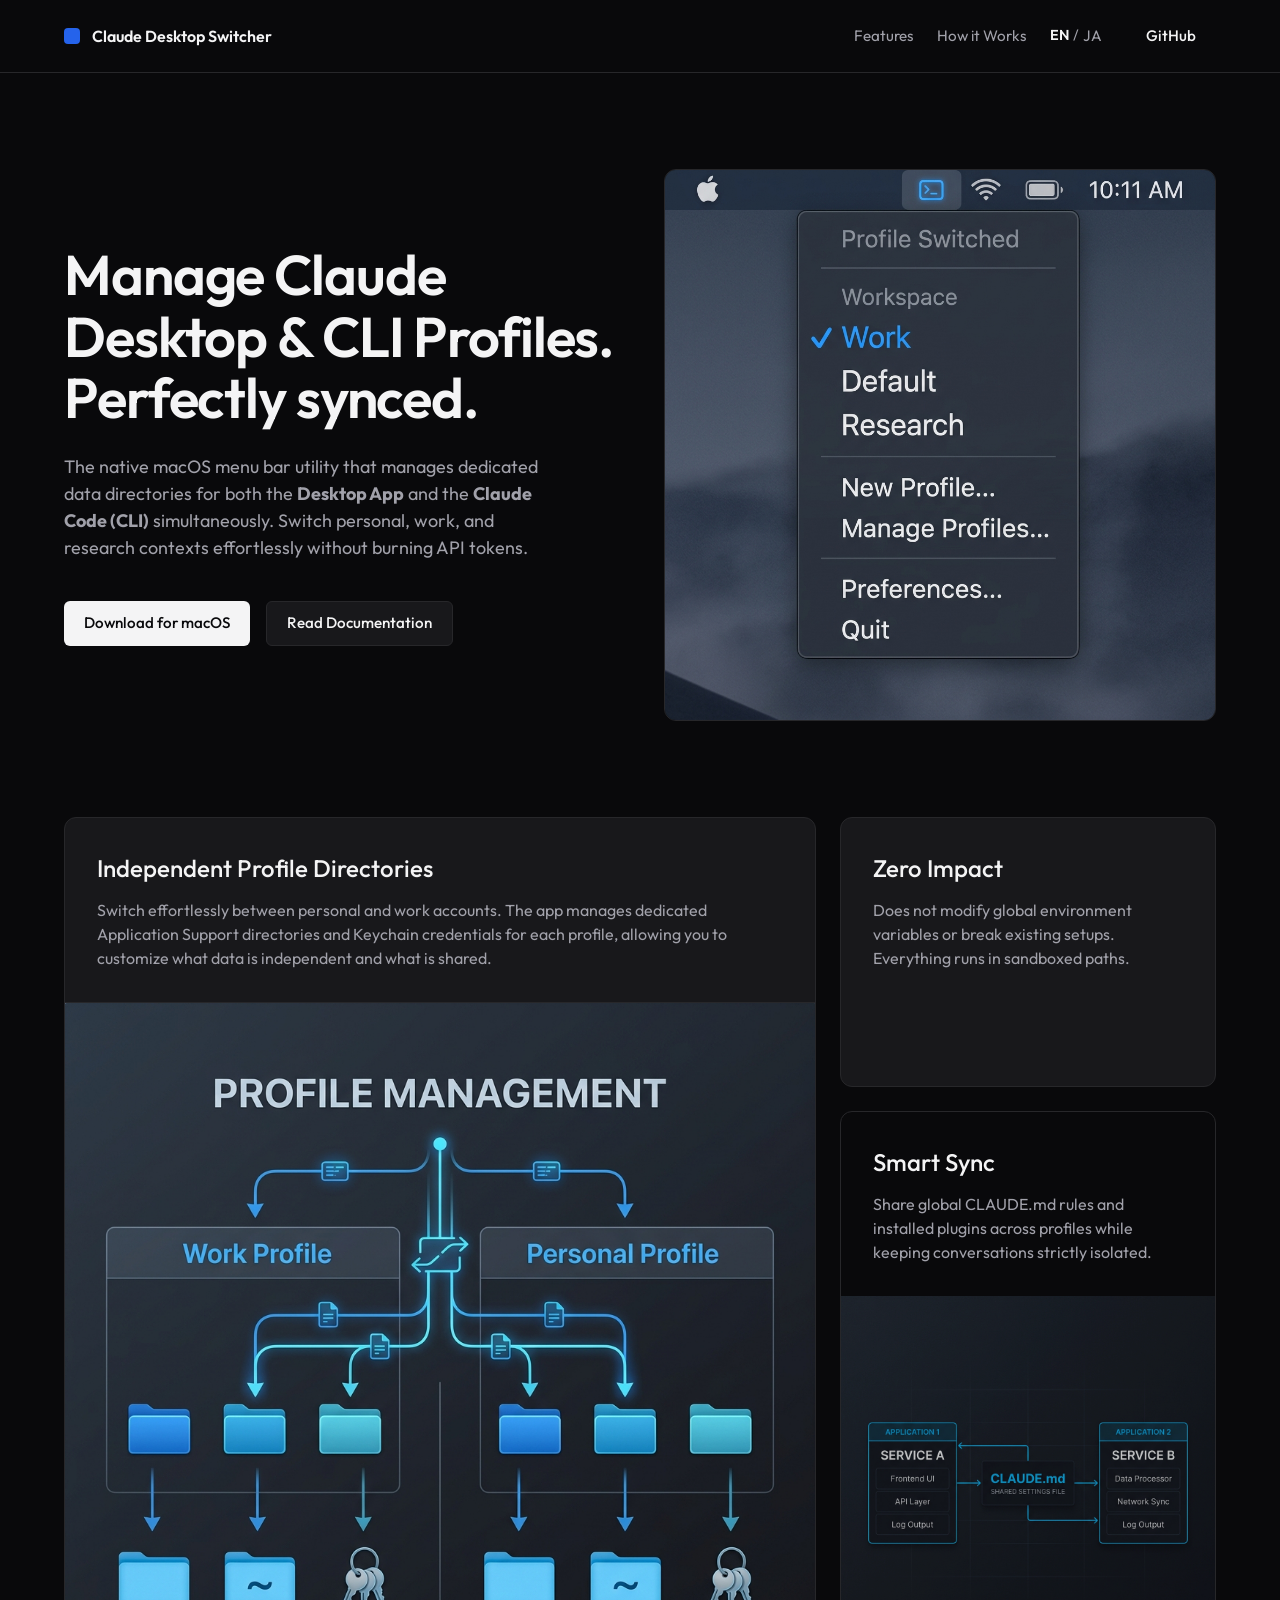
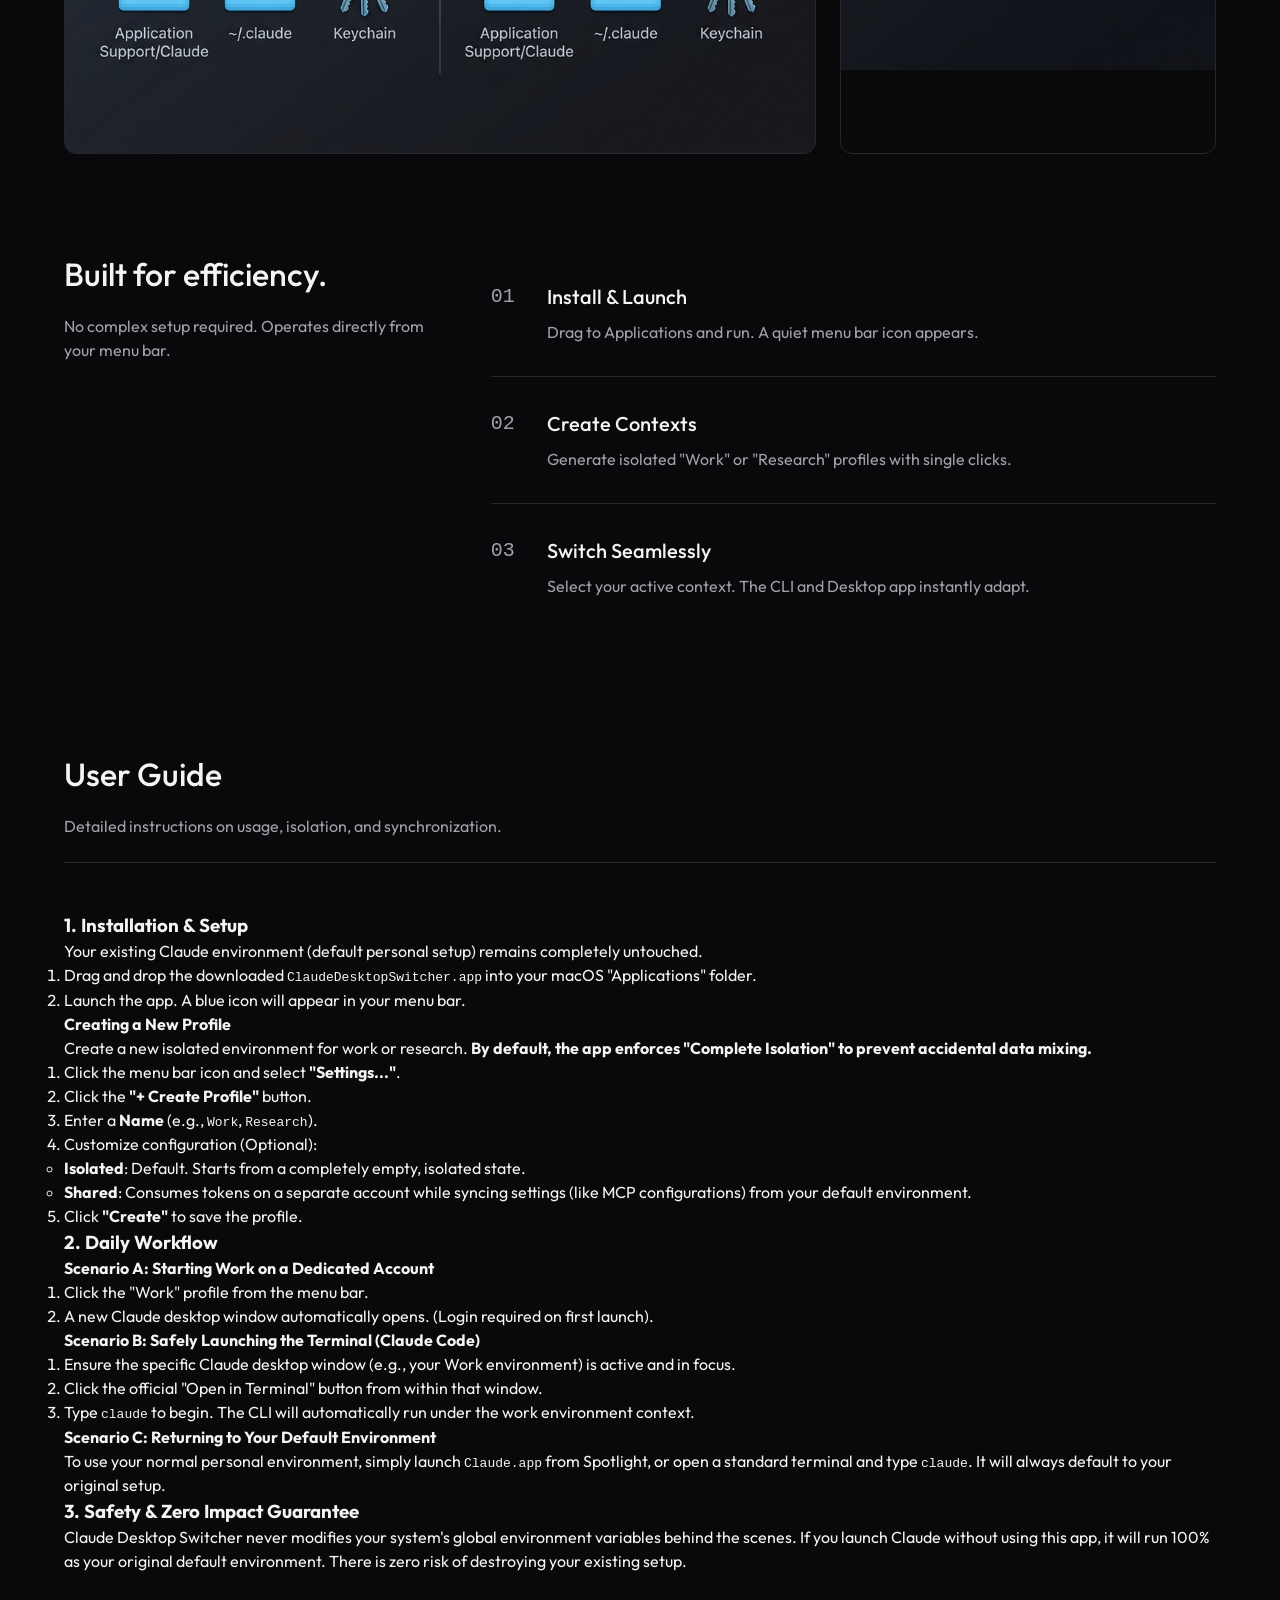
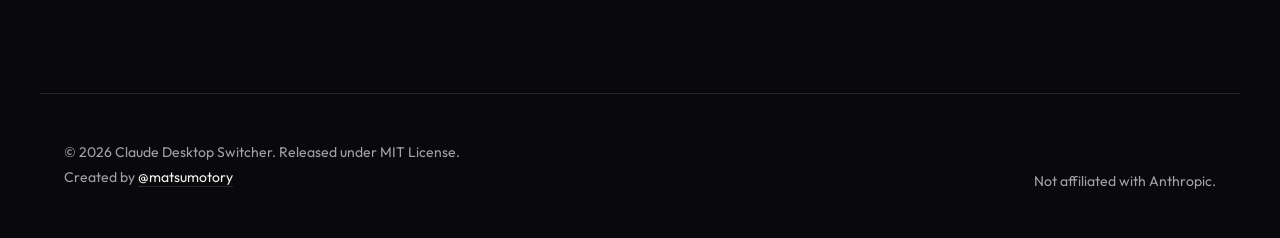
<file: docs/index.html>
<!DOCTYPE html>
<html lang="en">
<head>
    <meta charset="UTF-8">
    <meta name="viewport" content="width=device-width, initial-scale=1.0">
    <title>Claude Desktop Switcher</title>
    <meta name="description" content="Safely manage and switch between multiple Claude Desktop accounts with zero impact on your existing setup.">
    <link rel="stylesheet" href="style.css">
    <link rel="preconnect" href="https://fonts.googleapis.com">
    <link rel="preconnect" href="https://fonts.gstatic.com" crossorigin>
    <link href="https://fonts.googleapis.com/css2?family=Outfit:wght@400;500;600&display=swap" rel="stylesheet">
</head>
<body>
    <header class="site-header">
        <div class="container header-container">
            <div class="logo">
                <span class="logo-mark"></span>
                <span class="logo-text">Claude Desktop Switcher</span>
            </div>
            <nav class="nav-links">
                <a href="#features">Features</a>
                <a href="#how-it-works">How it Works</a>
                <div class="lang-toggle">
                    <span class="active-lang">EN</span> / <a href="ja/index.html">JA</a>
                </div>
                <a href="https://github.com/matsumotory/claude-desktop-switcher" class="btn btn-ghost" target="_blank">GitHub</a>
            </nav>
        </div>
    </header>

    <main>
        <!-- Split-screen Hero Section -->
        <section class="hero container">
            <div class="hero-text fade-in">
                <h1 class="headline">Manage Claude Desktop & CLI Profiles. <br>Perfectly synced.</h1>
                <p class="subtext">The native macOS menu bar utility that manages dedicated data directories for both the <strong>Desktop App</strong> and the <strong>Claude Code (CLI)</strong> simultaneously. Switch personal, work, and research contexts effortlessly without burning API tokens.</p>
                <div class="button-group">
                    <a href="https://github.com/matsumotory/claude-desktop-switcher/releases" class="btn btn-primary">Download for macOS</a>
                    <a href="#guide" class="btn btn-secondary">Read Documentation</a>
                </div>
            </div>
            <div class="hero-visual fade-in delay-1">
                <div class="visual-frame">
                    <img src="assets/hero.png" alt="Settings Interface" class="hero-image">
                </div>
            </div>
        </section>

        <!-- Asymmetric Features Bento -->
        <section id="features" class="features container">
            <div class="features-grid">
                <div class="feature-cell cell-large fade-in">
                    <div class="cell-content">
                        <h2>Independent Profile Directories</h2>
                        <p>Switch effortlessly between personal and work accounts. The app manages dedicated Application Support directories and Keychain credentials for each profile, allowing you to customize what data is independent and what is shared.</p>
                    </div>
                    <img src="assets/profile_management.png" alt="Profile Management" class="feature-img">
                </div>
                
                <div class="feature-cell cell-small fade-in delay-1">
                    <div class="cell-content">
                        <h2>Zero Impact</h2>
                        <p>Does not modify global environment variables or break existing setups. Everything runs in sandboxed paths.</p>
                    </div>
                </div>

                <div class="feature-cell cell-small dark-accent fade-in delay-2">
                    <div class="cell-content">
                        <h2>Smart Sync</h2>
                        <p>Share global CLAUDE.md rules and installed plugins across profiles while keeping conversations strictly isolated.</p>
                    </div>
                    <img src="assets/sync.png" alt="Sync streams" class="feature-img-small">
                </div>
            </div>
        </section>

        <!-- Vertical Stack: How it Works -->
        <section id="how-it-works" class="workflow container fade-in">
            <div class="workflow-header">
                <h2>Built for efficiency.</h2>
                <p>No complex setup required. Operates directly from your menu bar.</p>
            </div>
            <div class="workflow-steps">
                <div class="step-item">
                    <div class="step-num">01</div>
                    <div class="step-body">
                        <h3>Install & Launch</h3>
                        <p>Drag to Applications and run. A quiet menu bar icon appears.</p>
                    </div>
                </div>
                <div class="step-item border-top">
                    <div class="step-num">02</div>
                    <div class="step-body">
                        <h3>Create Contexts</h3>
                        <p>Generate isolated "Work" or "Research" profiles with single clicks.</p>
                    </div>
                </div>
                <div class="step-item border-top">
                    <div class="step-num">03</div>
                    <div class="step-body">
                        <h3>Switch Seamlessly</h3>
                        <p>Select your active context. The CLI and Desktop app instantly adapt.</p>
                    </div>
                </div>
            </div>
        </section>
        <!-- User Guide -->
        <section id="guide" class="guide container fade-in">
            <div class="guide-header">
                <h2>User Guide</h2>
                <p>Detailed instructions on usage, isolation, and synchronization.</p>
            </div>
            
            <div class="guide-content">
                <h3>1. Installation & Setup</h3>
                <p>Your existing Claude environment (default personal setup) remains completely untouched.</p>
                <ol>
                    <li>Drag and drop the downloaded <code>ClaudeDesktopSwitcher.app</code> into your macOS "Applications" folder.</li>
                    <li>Launch the app. A blue icon will appear in your menu bar.</li>
                </ol>

                <h4>Creating a New Profile</h4>
                <p>Create a new isolated environment for work or research. <strong>By default, the app enforces "Complete Isolation" to prevent accidental data mixing.</strong></p>
                <ol>
                    <li>Click the menu bar icon and select <strong>"Settings..."</strong>.</li>
                    <li>Click the <strong>"+ Create Profile"</strong> button.</li>
                    <li>Enter a <strong>Name</strong> (e.g., <code>Work</code>, <code>Research</code>).</li>
                    <li>Customize configuration (Optional):
                        <ul>
                            <li><strong>Isolated</strong>: Default. Starts from a completely empty, isolated state.</li>
                            <li><strong>Shared</strong>: Consumes tokens on a separate account while syncing settings (like MCP configurations) from your default environment.</li>
                        </ul>
                    </li>
                    <li>Click <strong>"Create"</strong> to save the profile.</li>
                </ol>

                <h3>2. Daily Workflow</h3>
                <h4>Scenario A: Starting Work on a Dedicated Account</h4>
                <ol>
                    <li>Click the "Work" profile from the menu bar.</li>
                    <li>A new Claude desktop window automatically opens. (Login required on first launch).</li>
                </ol>
                
                <h4>Scenario B: Safely Launching the Terminal (Claude Code)</h4>
                <ol>
                    <li>Ensure the specific Claude desktop window (e.g., your Work environment) is active and in focus.</li>
                    <li>Click the official "Open in Terminal" button from within that window.</li>
                    <li>Type <code>claude</code> to begin. The CLI will automatically run under the work environment context.</li>
                </ol>

                <h4>Scenario C: Returning to Your Default Environment</h4>
                <p>To use your normal personal environment, simply launch <code>Claude.app</code> from Spotlight, or open a standard terminal and type <code>claude</code>. It will always default to your original setup.</p>

                <h3>3. Safety & Zero Impact Guarantee</h3>
                <p>Claude Desktop Switcher never modifies your system's global environment variables behind the scenes. If you launch Claude without using this app, it will run 100% as your original default environment. There is zero risk of destroying your existing setup.</p>
            </div>
        </section>
    </main>

    <footer class="site-footer container">
        <div class="footer-left">
            <p>&copy; 2026 Claude Desktop Switcher. Released under MIT License.</p>
            <p>Created by <a href="https://github.com/matsumotory" target="_blank" class="author-link">@matsumotory</a></p>
        </div>
        <div class="footer-right">
            <p>Not affiliated with Anthropic.</p>
        </div>
    </footer>

    <script src="script.js"></script>
</body>
</html>
</file>
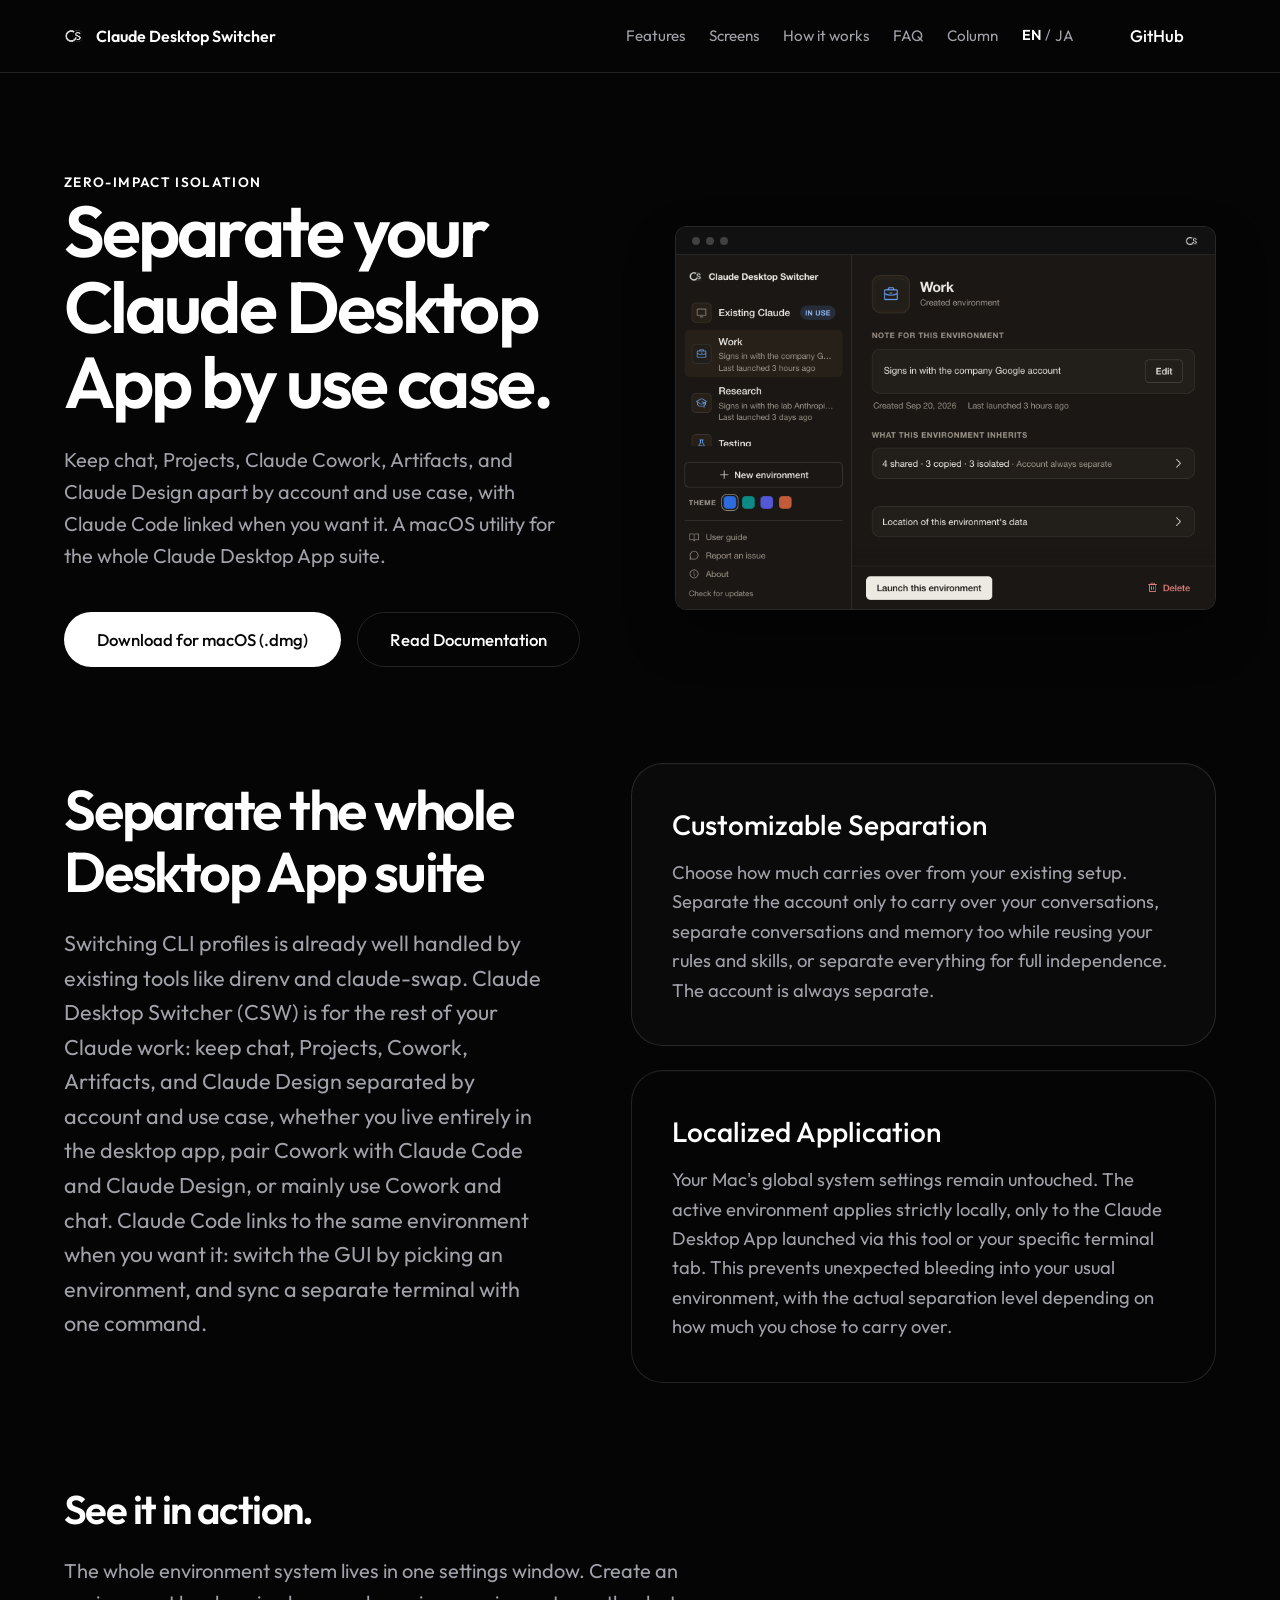
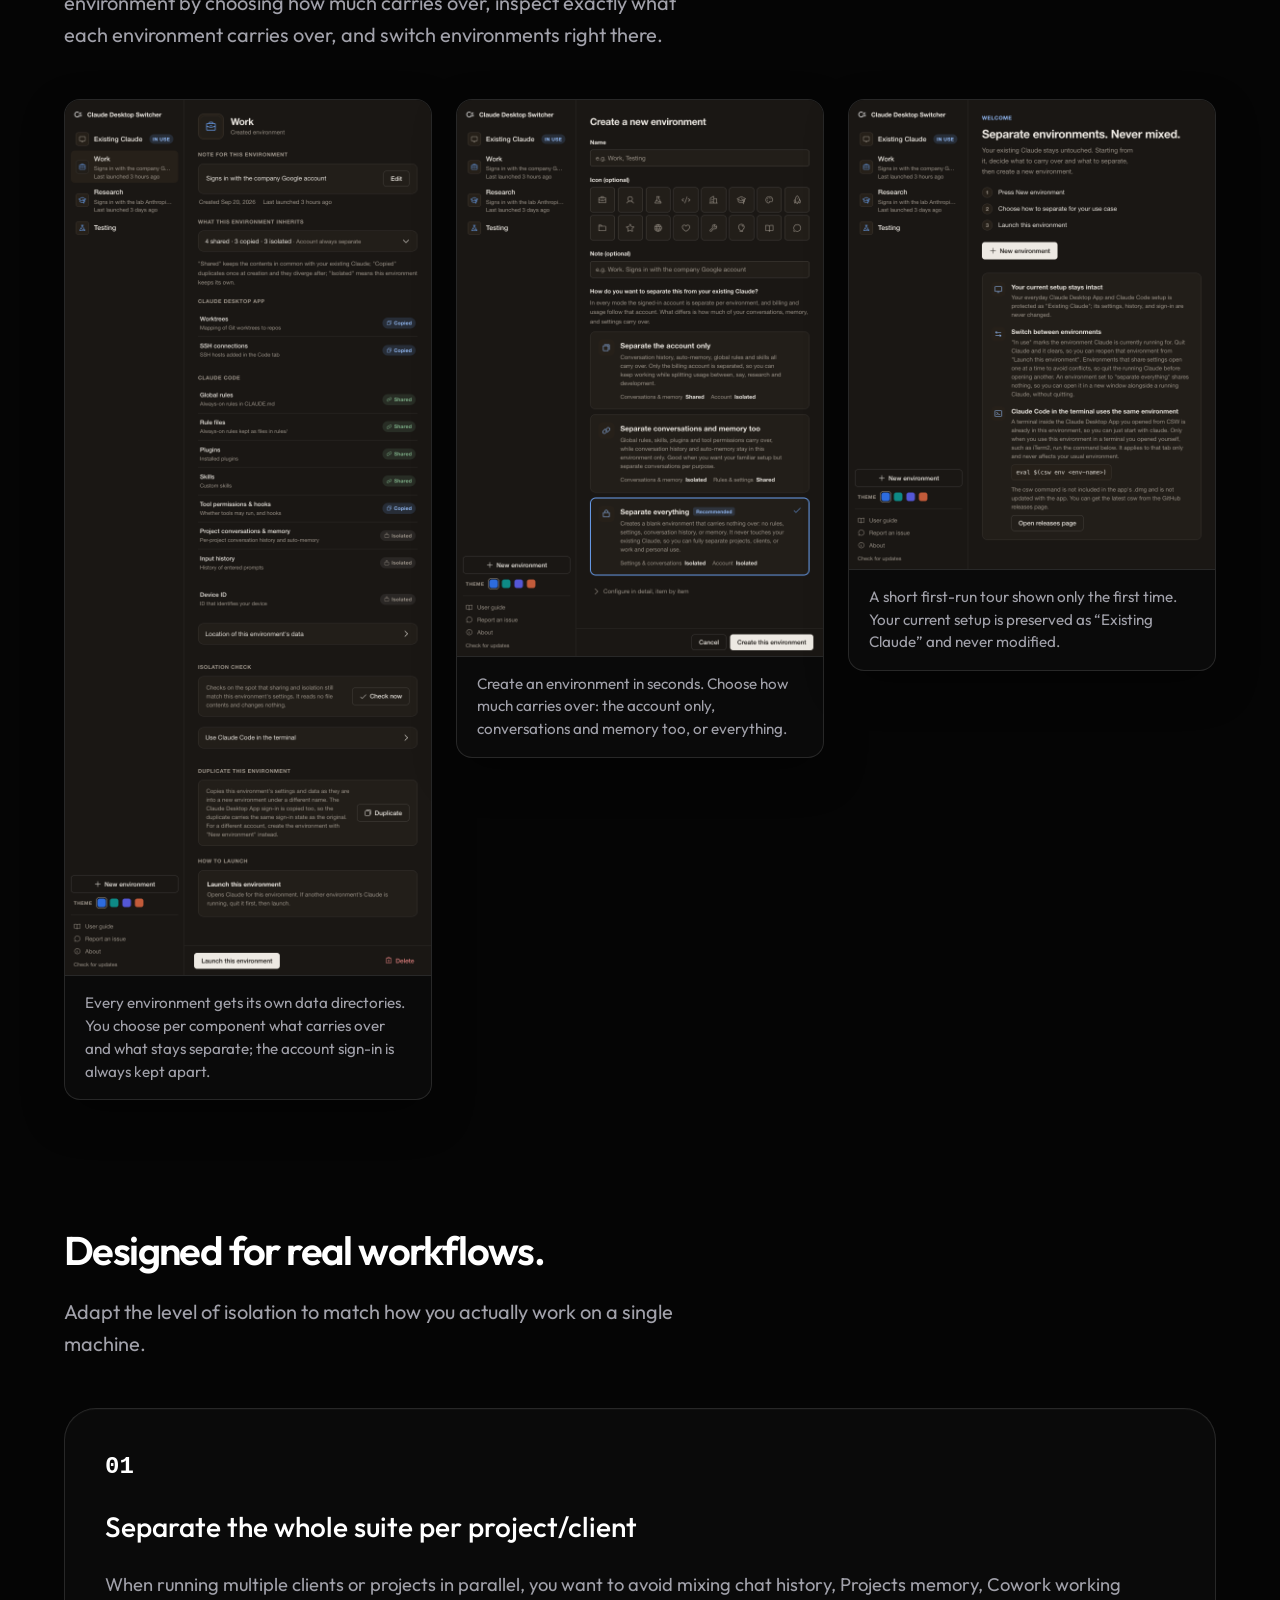
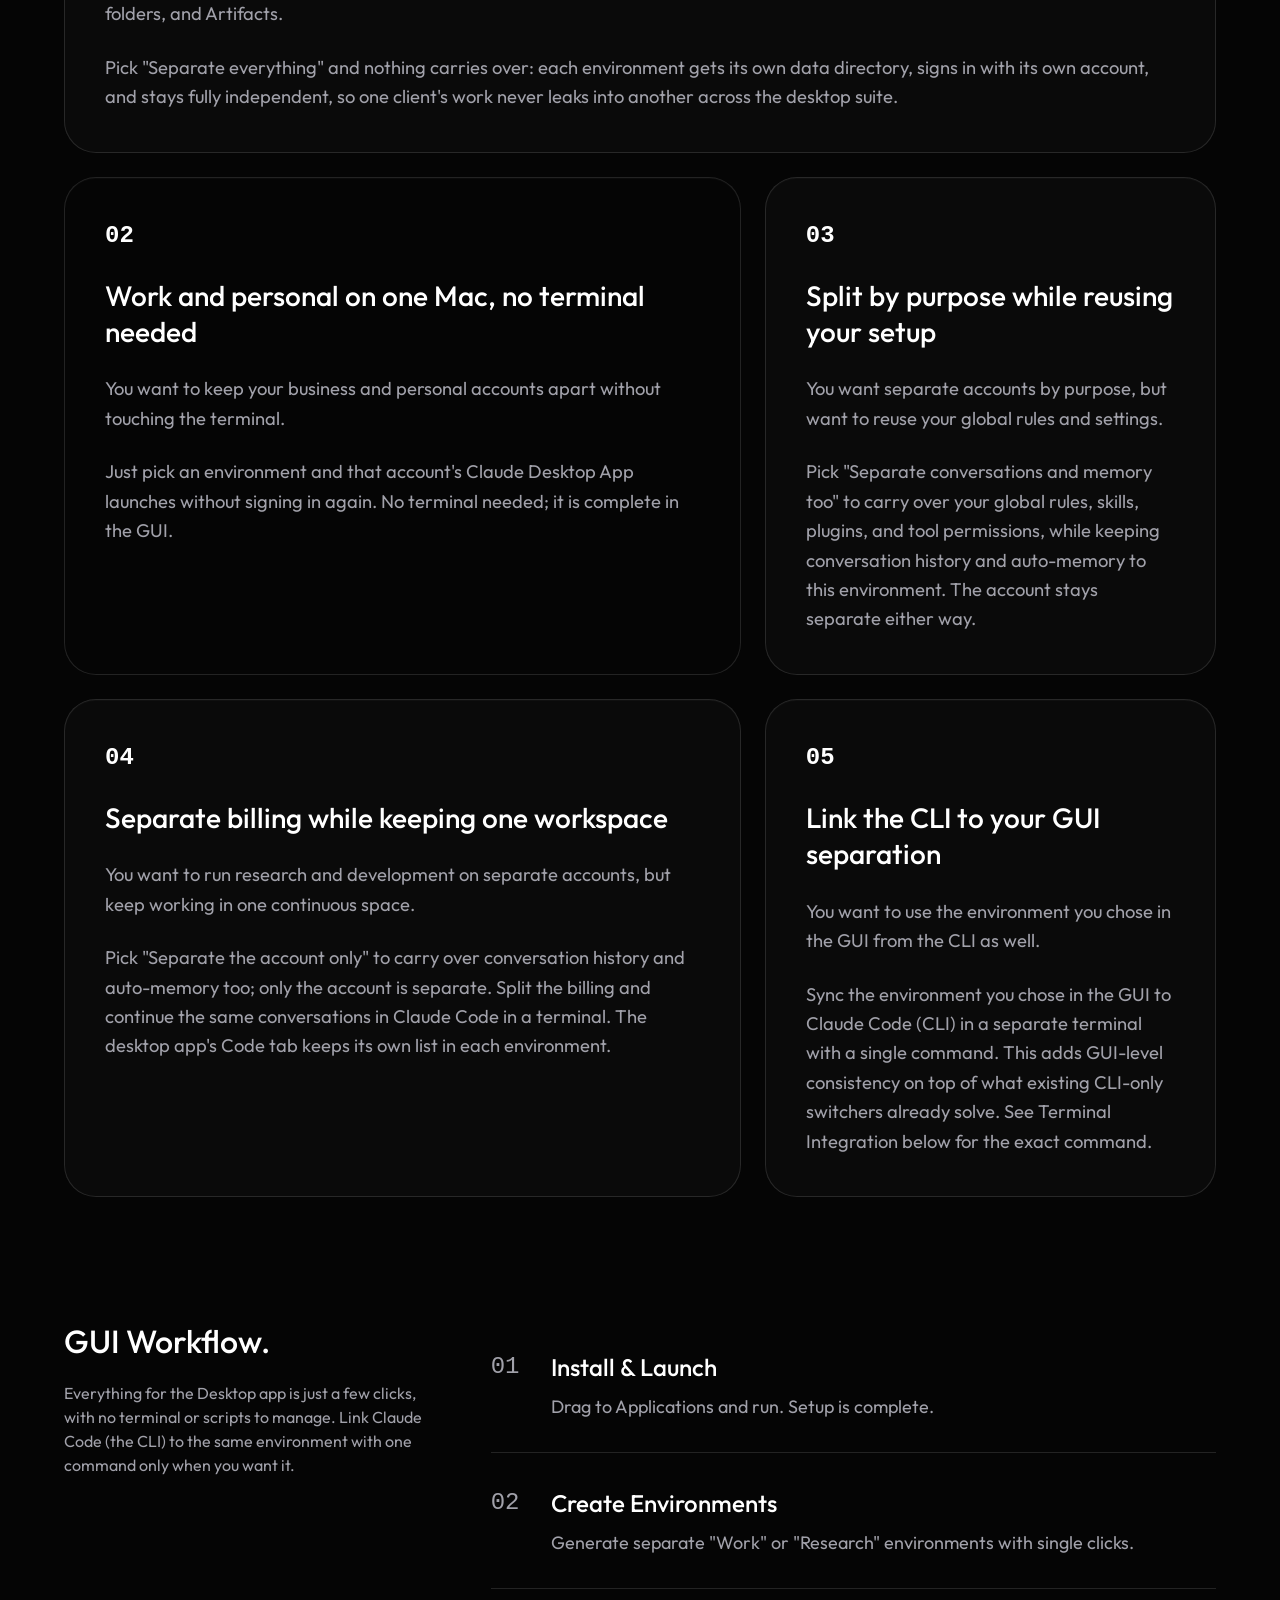
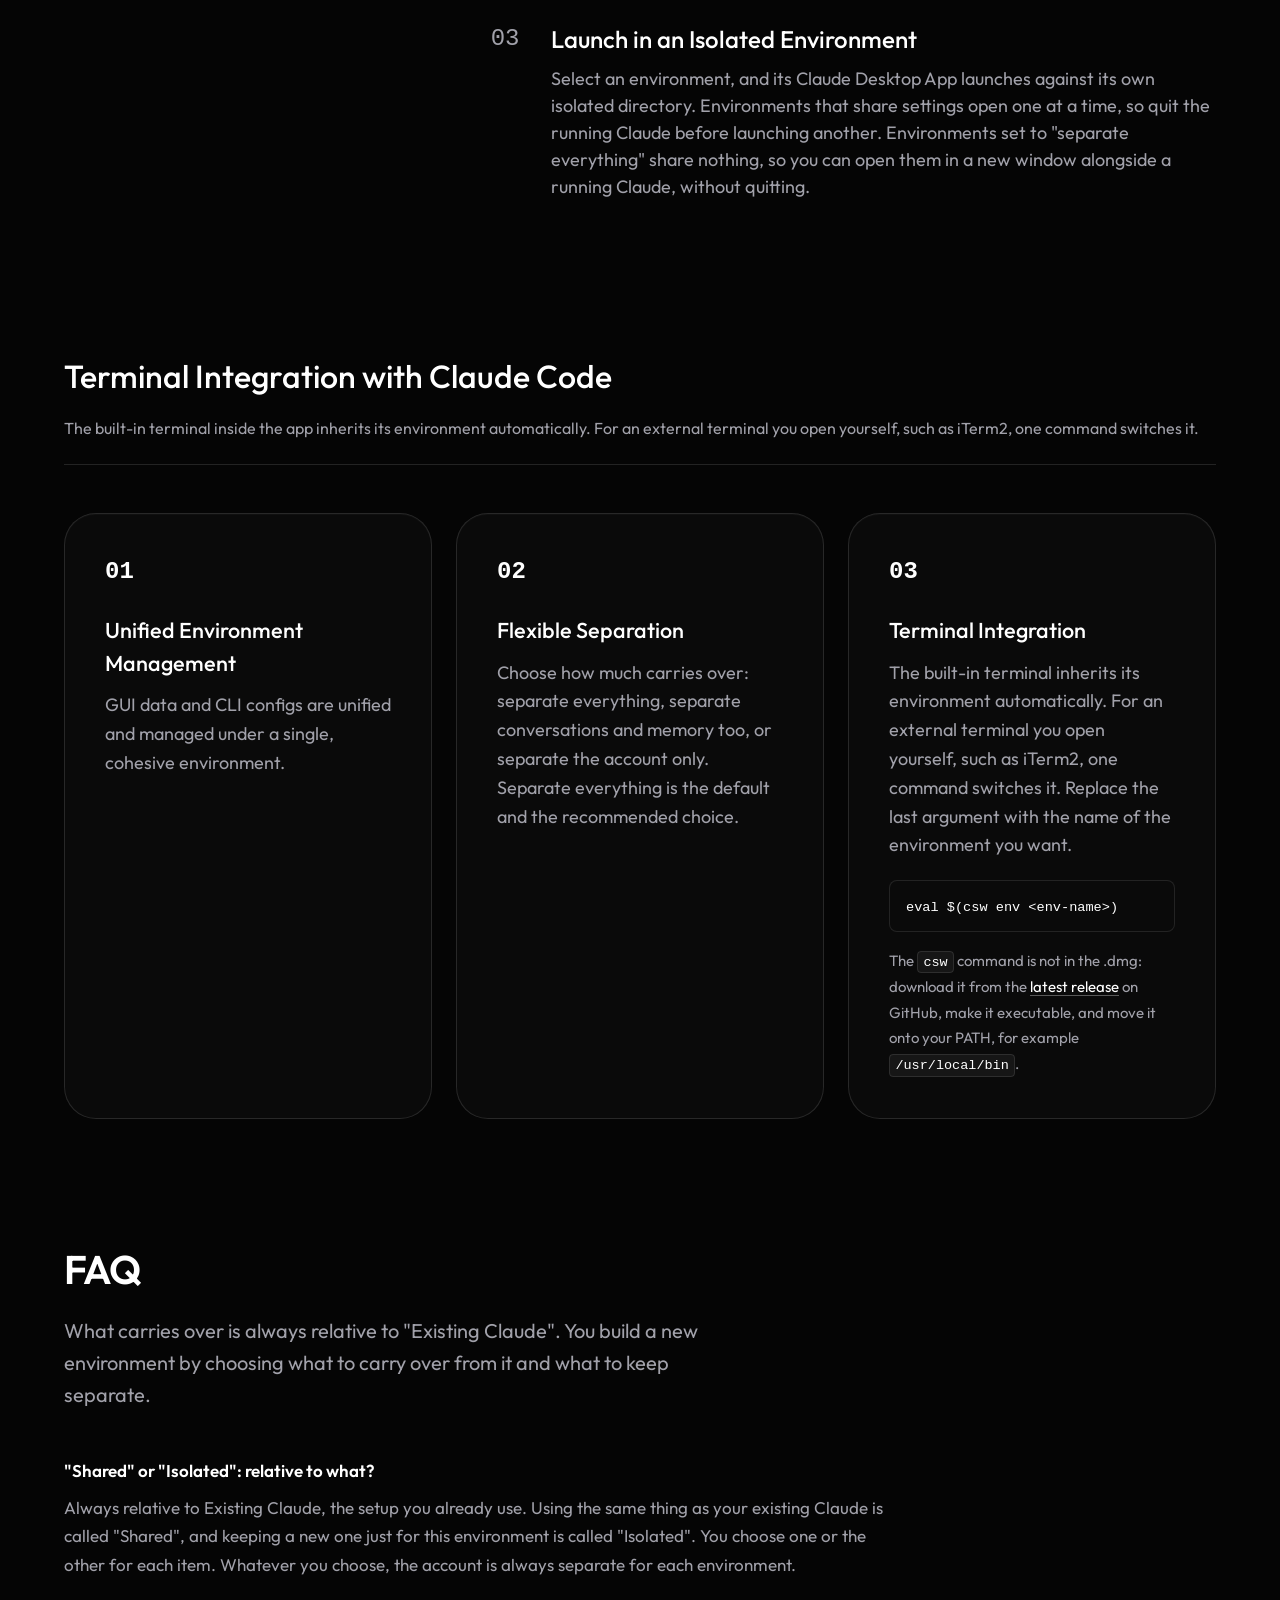
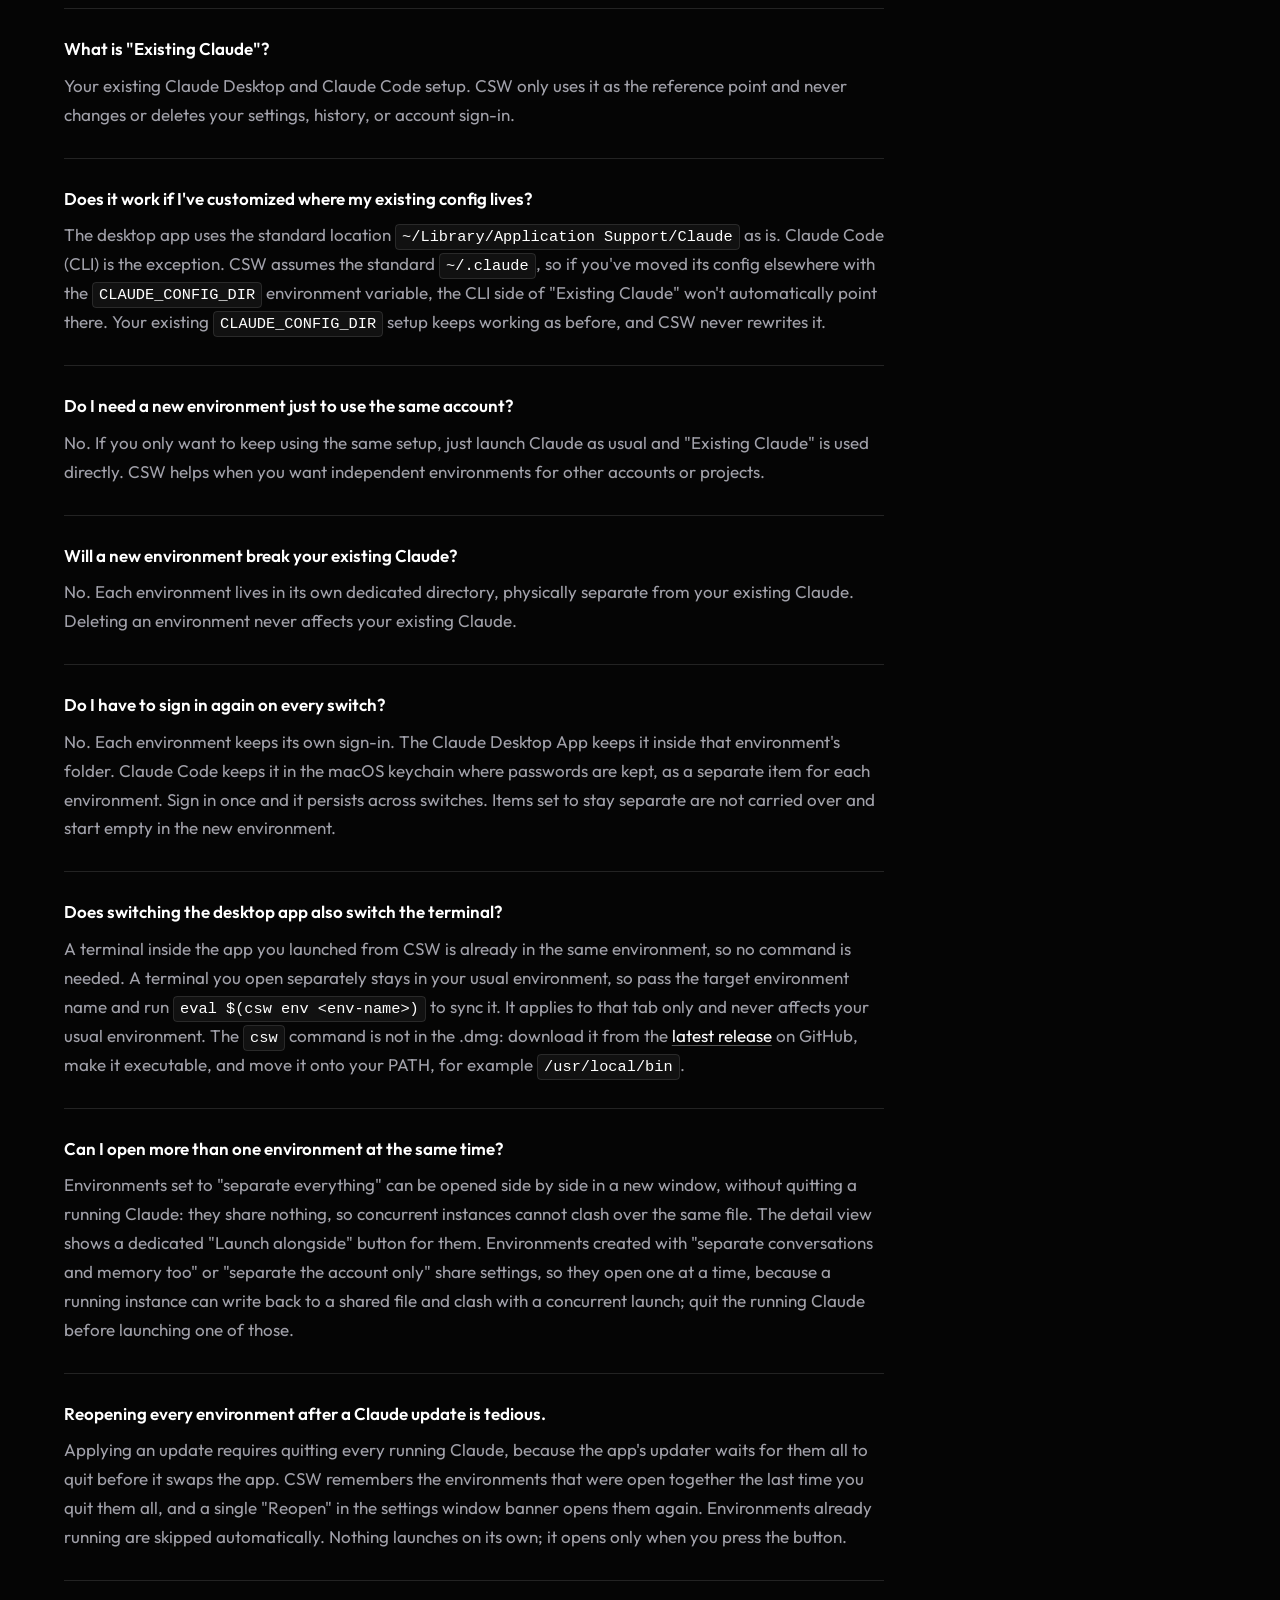
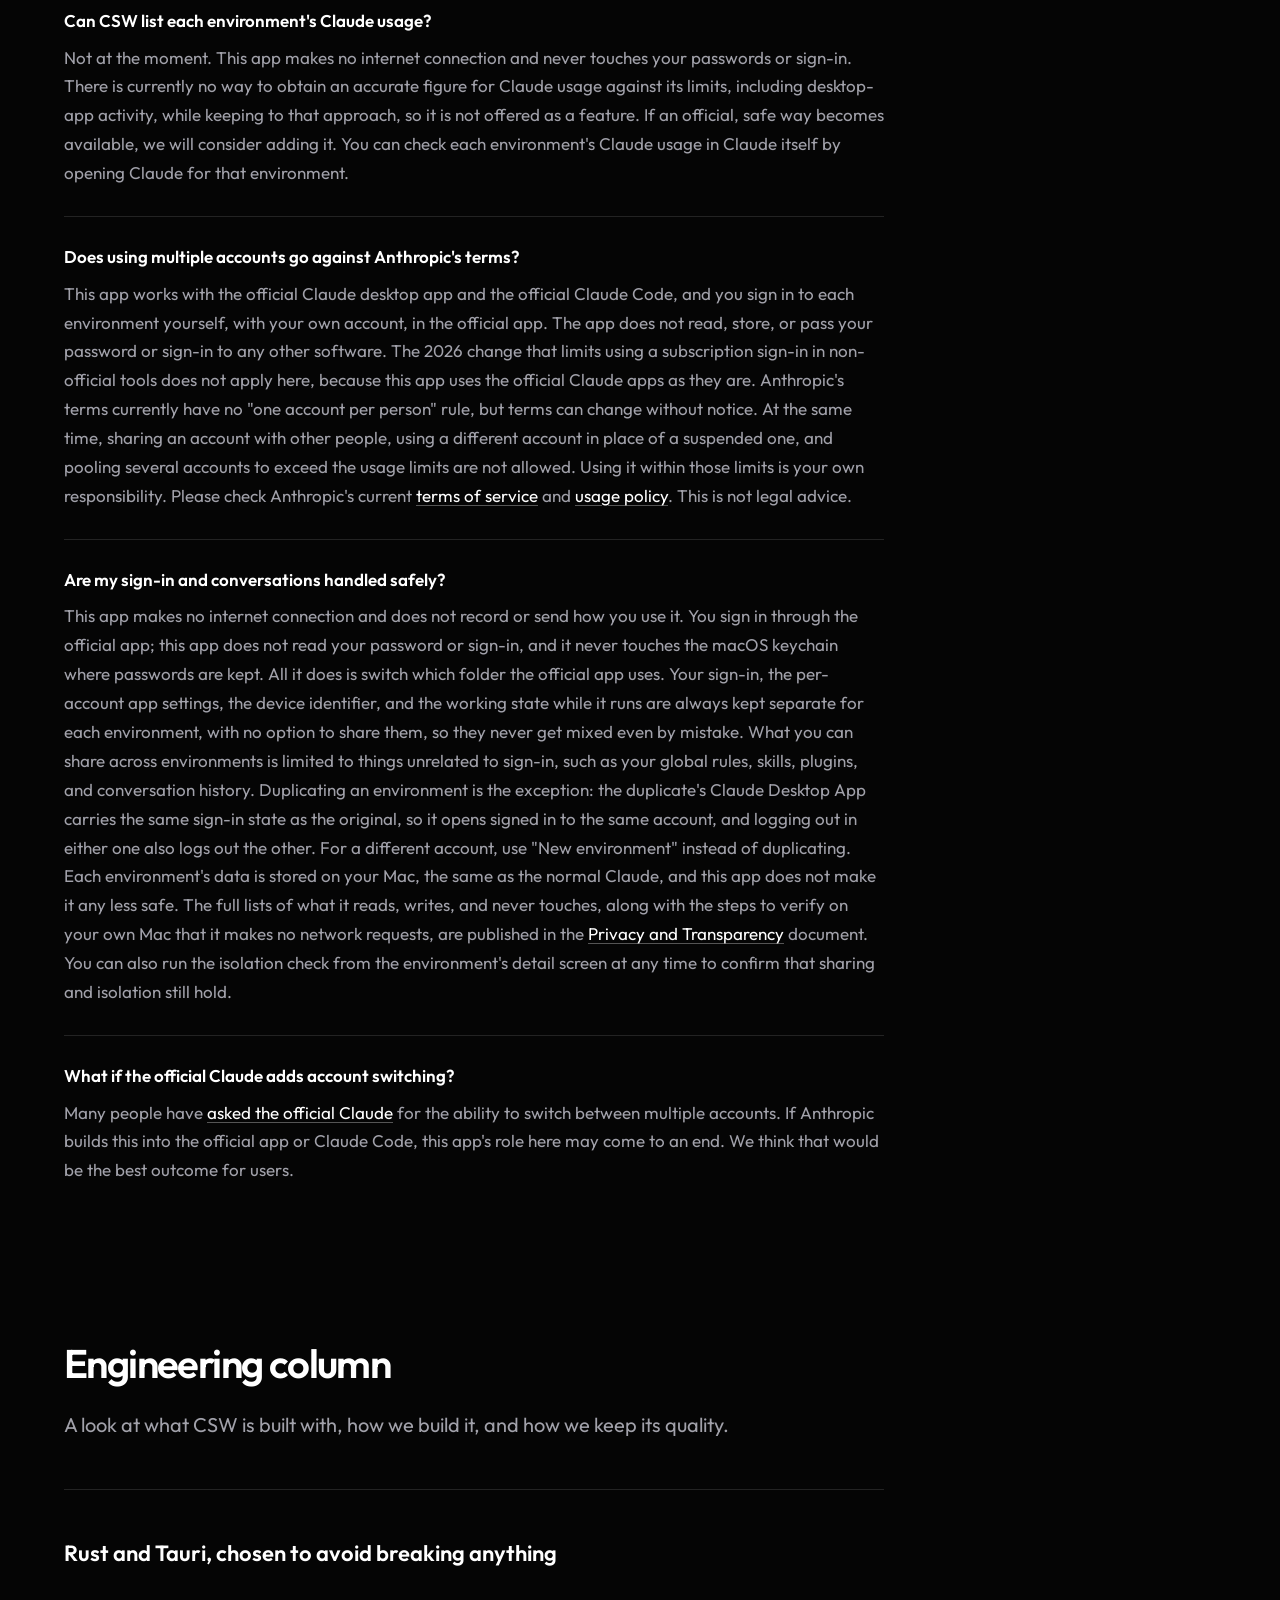
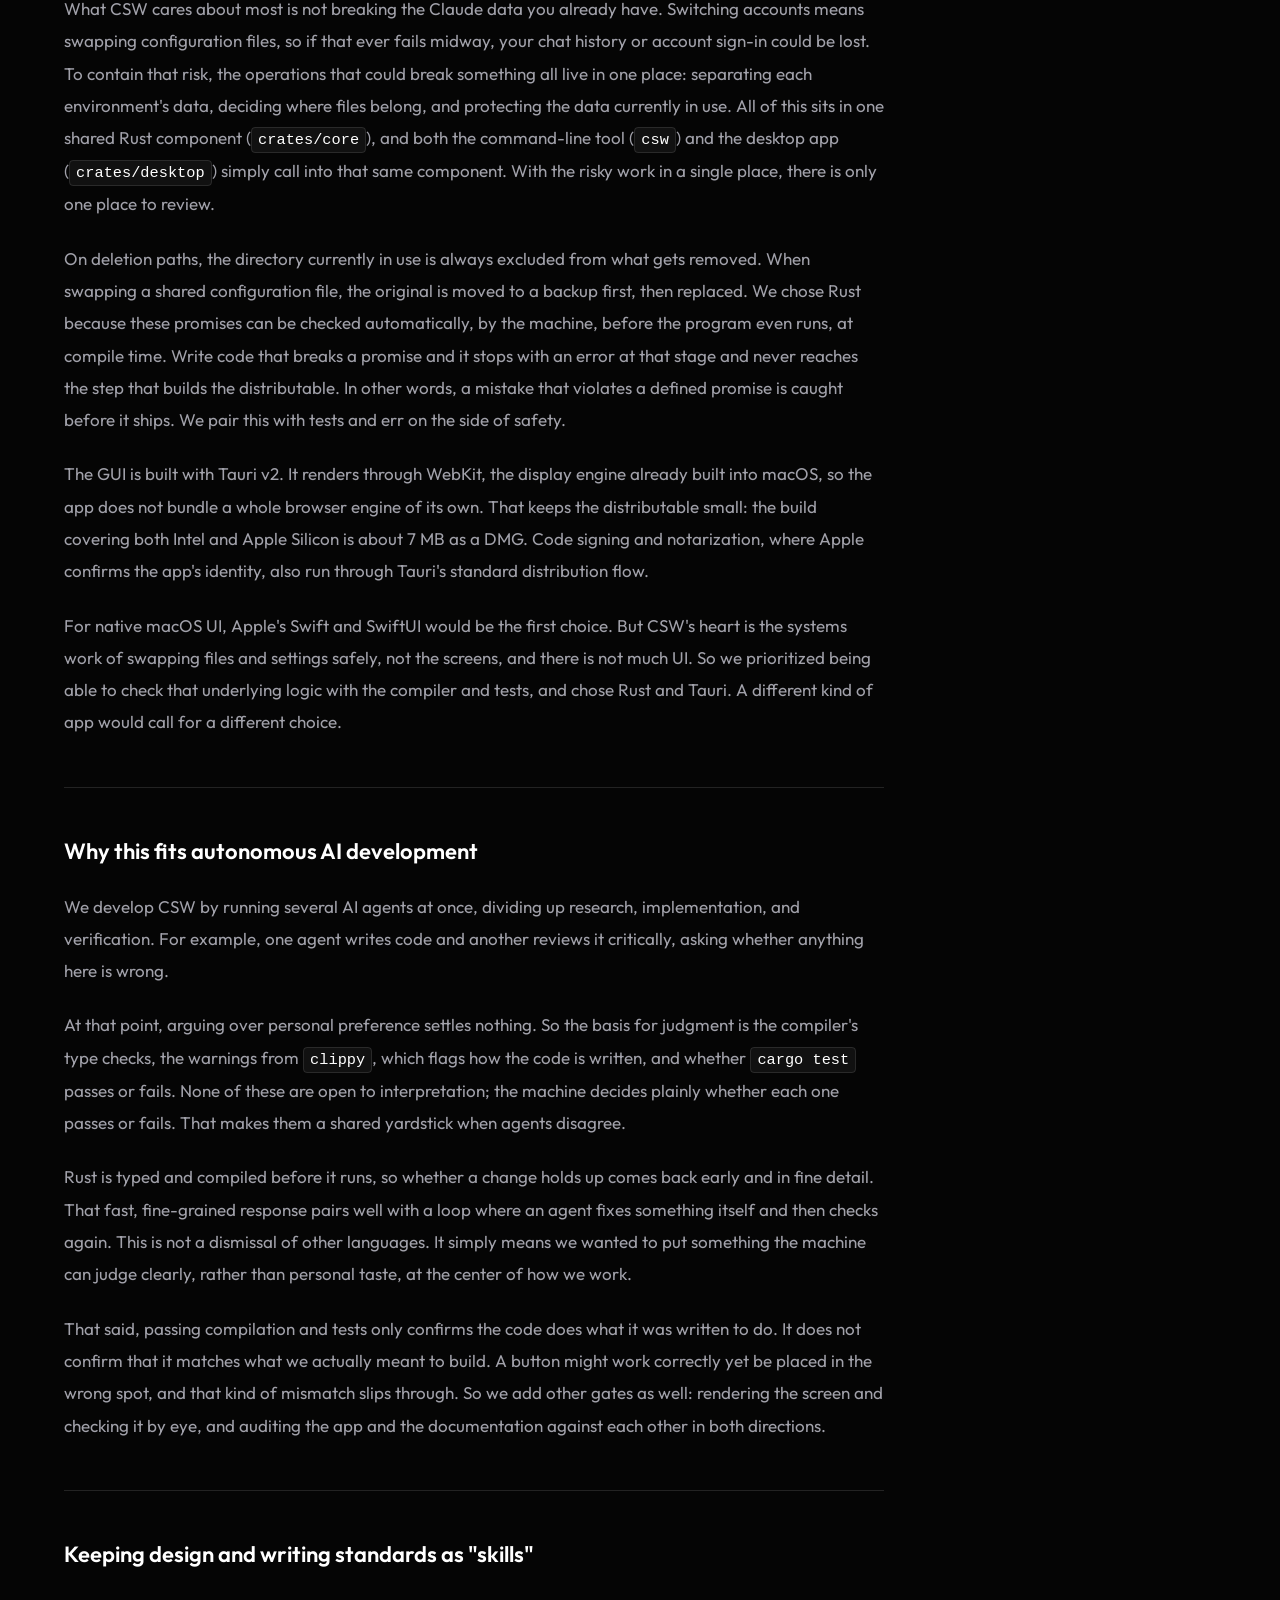
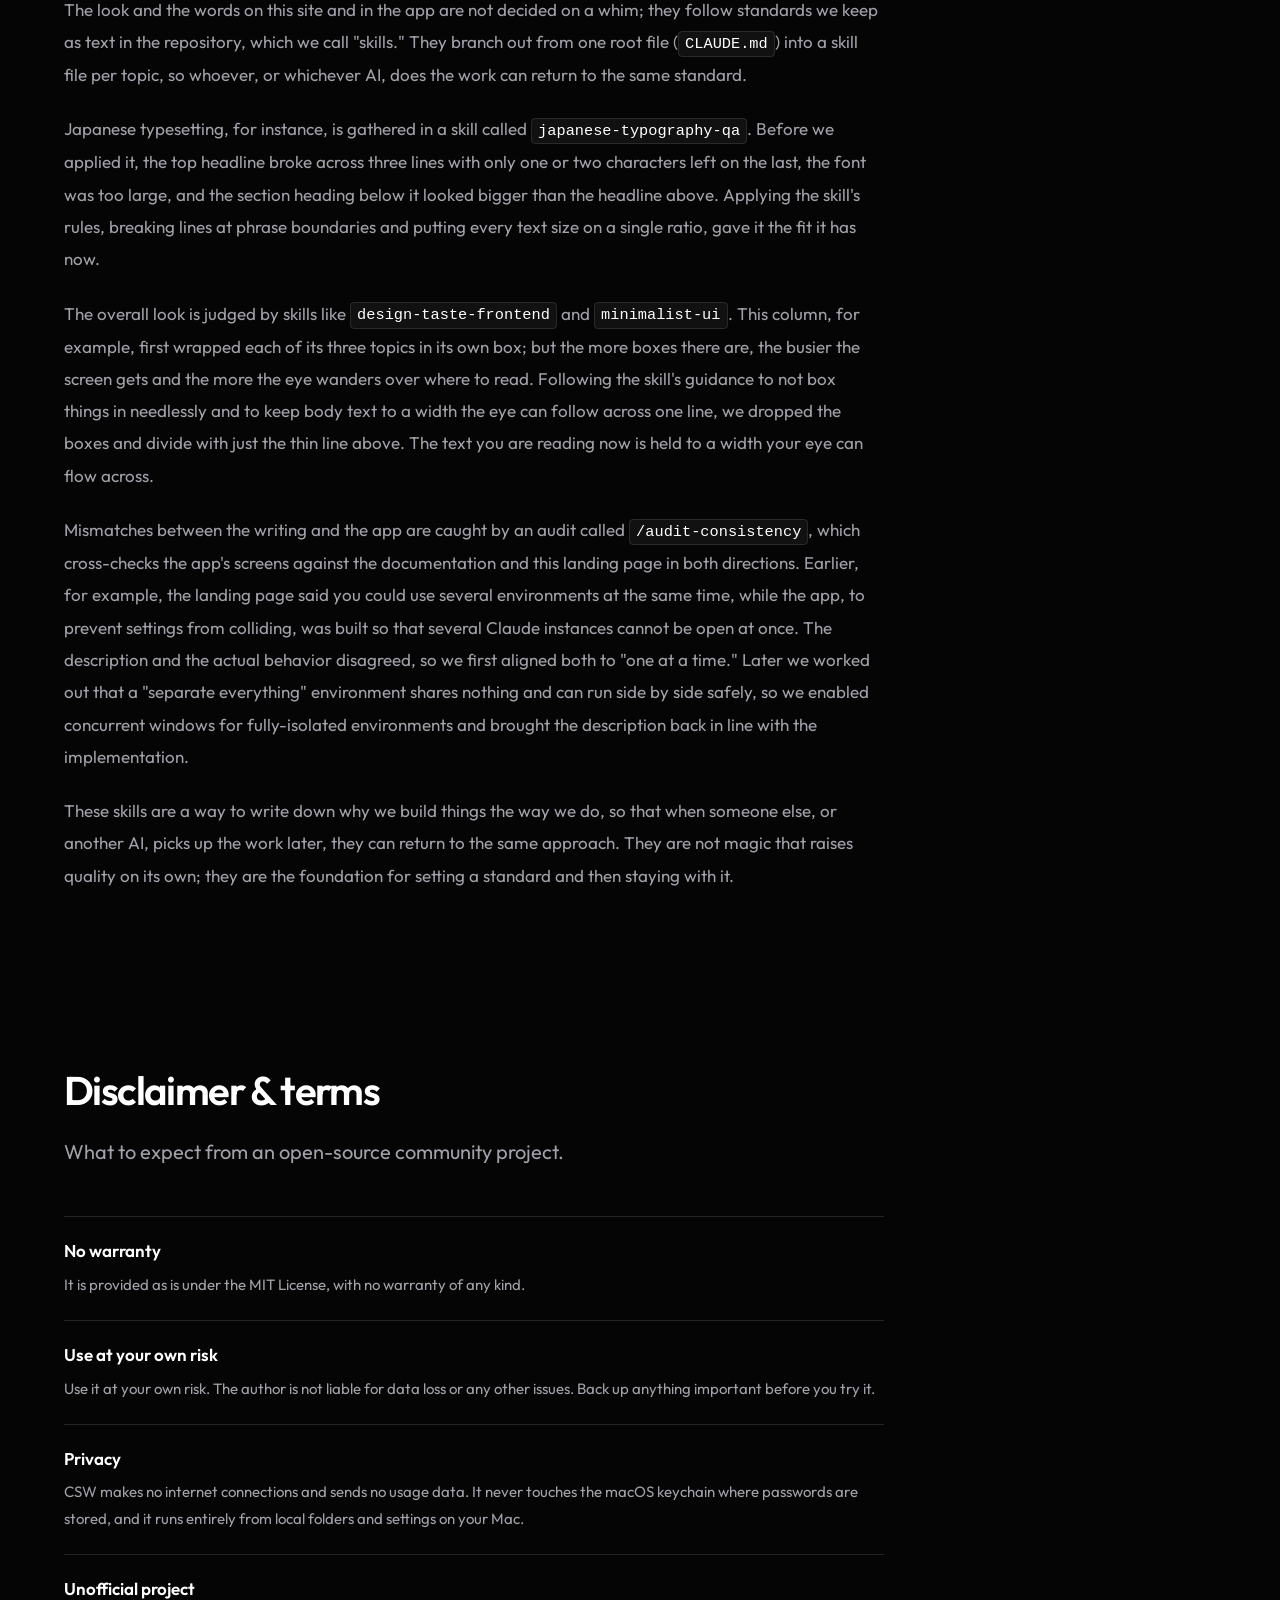
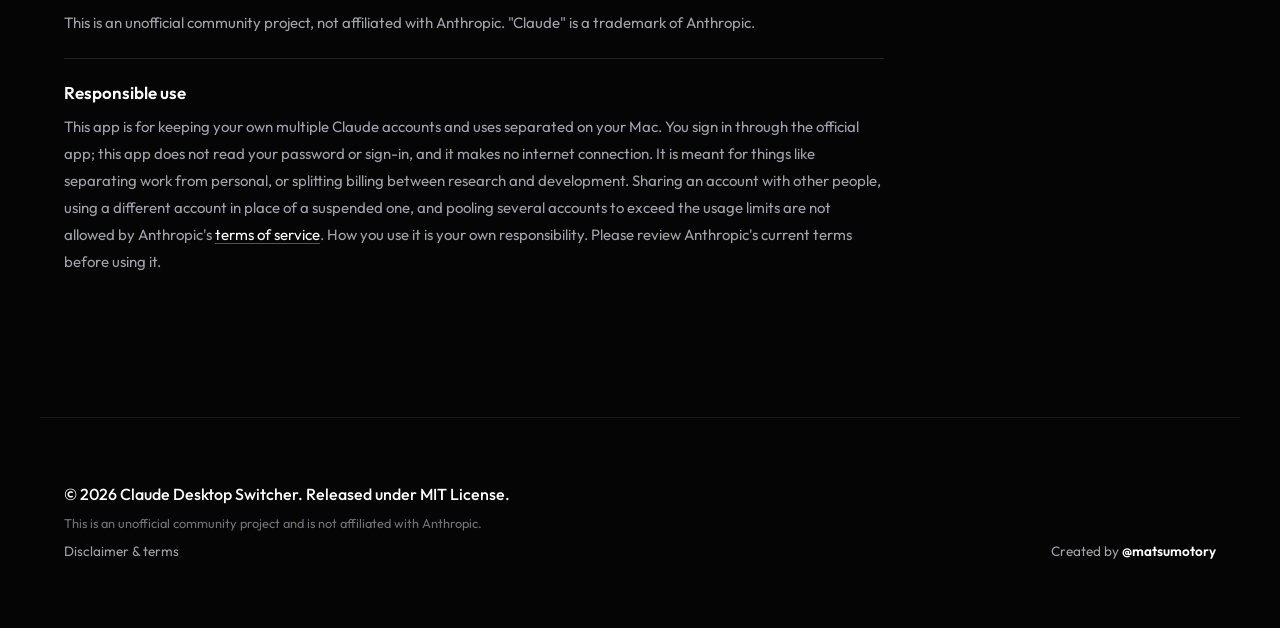
<file: website/index.html>
<!DOCTYPE html>
<html lang="en">
<head>
    <meta charset="UTF-8">
    <meta name="viewport" content="width=device-width, initial-scale=1.0">
    <title>Claude Desktop Switcher</title>
    <meta name="description" content="Safely manage and switch between multiple Claude Desktop accounts with zero impact on your existing setup.">
    <link rel="canonical" href="https://matsumotory.github.io/claude-desktop-switcher/">
    <link rel="alternate" hreflang="en" href="https://matsumotory.github.io/claude-desktop-switcher/">
    <link rel="alternate" hreflang="ja" href="https://matsumotory.github.io/claude-desktop-switcher/ja/">
    <link rel="alternate" hreflang="x-default" href="https://matsumotory.github.io/claude-desktop-switcher/">
    <meta property="og:type" content="website">
    <meta property="og:site_name" content="Claude Desktop Switcher">
    <meta property="og:title" content="Claude Desktop Switcher: Separate your Claude Desktop App by use case">
    <meta property="og:description" content="Safely manage and switch between multiple Claude Desktop accounts with zero impact on your existing setup.">
    <meta property="og:url" content="https://matsumotory.github.io/claude-desktop-switcher/">
    <meta property="og:image" content="https://matsumotory.github.io/claude-desktop-switcher/assets/og.png?v=0.16.1">
    <meta property="og:image:width" content="1200">
    <meta property="og:image:height" content="630">
    <meta property="og:image:alt" content="Claude Desktop Switcher: separate the Claude Desktop App suite by account and use case.">
    <meta property="og:locale" content="en_US">
    <meta property="og:locale:alternate" content="ja_JP">
    <meta name="twitter:card" content="summary_large_image">
    <meta name="twitter:title" content="Claude Desktop Switcher: Separate your Claude Desktop App by use case">
    <meta name="twitter:description" content="Safely manage and switch between multiple Claude Desktop accounts with zero impact on your existing setup.">
    <meta name="twitter:image" content="https://matsumotory.github.io/claude-desktop-switcher/assets/og.png?v=0.16.1">
    <link rel="icon" type="image/png" href="assets/logo.png">
    <link rel="apple-touch-icon" href="assets/logo.png">
    <link rel="stylesheet" href="style.css">
    <link rel="preconnect" href="https://fonts.googleapis.com">
    <link rel="preconnect" href="https://fonts.gstatic.com" crossorigin>
    <link href="https://fonts.googleapis.com/css2?family=Outfit:wght@400;500;600&display=swap" rel="stylesheet">
</head>
<body>
    <header class="site-header">
        <div class="container header-container">
            <div class="logo">
                <img src="assets/logo.png" alt="CSW Logo" style="width: 20px; height: 20px; object-fit: contain;">
                <span class="logo-text">Claude Desktop Switcher</span>
            </div>
            <button class="nav-toggle" type="button" aria-label="Menu" aria-expanded="false" aria-controls="site-nav">
                <span class="nav-toggle-bar"></span>
                <span class="nav-toggle-bar"></span>
            </button>
            <nav class="nav-links" id="site-nav">
                <a href="#features">Features</a>
                <a href="#screens">Screens</a>
                <a href="#how-it-works">How it works</a>
                <a href="#faq">FAQ</a>
                <a href="#tech-note">Column</a>
                <div class="lang-toggle">
                    <span class="active-lang">EN</span> / <a href="ja/index.html">JA</a>
                </div>
                <a href="https://github.com/matsumotory/claude-desktop-switcher" class="btn btn-ghost" target="_blank">GitHub</a>
            </nav>
        </div>
    </header>

    <main>
        <!-- Split-screen Hero Section -->
        <section class="hero container">
            <div class="hero-text fade-in">
                <span class="eyebrow">Zero-Impact Isolation</span>
                <h1 class="headline">Separate your Claude Desktop App by use case.</h1>
                <p class="subtext">Keep chat, Projects, Claude Cowork, Artifacts, and Claude Design apart by account and use case, with Claude Code linked when you want it. A macOS utility for the whole Claude Desktop App suite.</p>
                <div class="button-group">
                    <a href="https://github.com/matsumotory/claude-desktop-switcher/releases/latest" class="btn btn-primary">Download for macOS (.dmg)</a>
                    <a href="https://github.com/matsumotory/claude-desktop-switcher/blob/main/docs/USER_GUIDE_EN.md" class="btn btn-secondary">Read Documentation</a>
                </div>
            </div>
            <div class="hero-visual fade-in delay-1">
                <div class="visual-frame">
                    <div class="menu-bar-mock">
                        <div class="menu-bar-left">
                            <span class="menu-bar-dot"></span>
                            <span class="menu-bar-dot"></span>
                            <span class="menu-bar-dot"></span>
                        </div>
                        <div class="menu-bar-right">
                            <img src="assets/logo.png" class="menu-bar-logo" alt="CSW Icon">
                        </div>
                    </div>
                    <img src="assets/hero.png?v=0.25.0" width="1520" height="996" alt="Settings Interface" class="hero-image">
                </div>
            </div>
        </section>

        <!-- Asymmetric Features Bento -->
        <section id="features" class="features container">
            <div class="features-grid">
                <div class="feature-intro fade-in">
                    <h2>Separate the whole<br>Desktop App suite</h2>
                    <p>Switching CLI profiles is already well handled by existing tools like direnv and claude-swap. Claude Desktop Switcher (CSW) is for the rest of your Claude work: keep chat, Projects, Cowork, Artifacts, and Claude Design separated by account and use case, whether you live entirely in the desktop app, pair Cowork with Claude Code and Claude Design, or mainly use Cowork and chat. Claude Code links to the same environment when you want it: switch the GUI by picking an environment, and sync a separate terminal with one command.</p>
                </div>
                
                <div class="feature-cards-stack">
                    <div class="feature-cell cell-small fade-in delay-1">
                        <div class="cell-content">
                            <h2>Customizable Separation</h2>
                            <p>Choose how much carries over from your existing setup. Separate the account only to carry over your conversations, separate conversations and memory too while reusing your rules and skills, or separate everything for full independence. The account is always separate.</p>
                        </div>
                    </div>

                    <div class="feature-cell cell-small dark-accent fade-in delay-2">
                        <div class="cell-content">
                            <h2>Localized Application</h2>
                            <p>Your Mac's global system settings remain untouched. The active environment applies strictly locally, only to the Claude Desktop App launched via this tool or your specific terminal tab. This prevents unexpected bleeding into your usual environment, with the actual separation level depending on how much you chose to carry over.</p>
                        </div>
                    </div>
                </div>
            </div>
        </section>

        <!-- See it in action -->
        <section id="screens" class="screens container fade-in">
            <div class="screens-header">
                <h2>See it in action.</h2>
                <p>The whole environment system lives in one settings window. Create an environment by choosing how much carries over, inspect exactly what each environment carries over, and switch environments right there.</p>
            </div>
            <div class="screens-bento">
                <figure class="screen-card fade-in delay-1">
                    <img src="assets/screen_overview.png?v=0.25.0" width="1520" height="3636" alt="CSW settings window showing an environment's paths and a per-component carry-over matrix" loading="lazy">
                    <figcaption>Every environment gets its own data directories. You choose per component what carries over and what stays separate; the account sign-in is always kept apart.</figcaption>
                </figure>
                <figure class="screen-card fade-in delay-2">
                    <img src="assets/screen_create.png?v=0.25.0" width="1520" height="2308" alt="New-environment screen offering the three separation modes" loading="lazy">
                    <figcaption>Create an environment in seconds. Choose how much carries over: the account only, conversations and memory too, or everything.</figcaption>
                </figure>
                <figure class="screen-card fade-in delay-2">
                    <img src="assets/screen_onboarding.png?v=0.24.6" width="1520" height="1948" alt="First-run onboarding explaining that the existing setup is preserved" loading="lazy">
                    <figcaption>A short first-run tour shown only the first time. Your current setup is preserved as “Existing Claude” and never modified.</figcaption>
                </figure>
            </div>
        </section>

        <!-- Use Cases -->
        <section id="use-cases" class="usecases container fade-in">
            <div class="usecases-header">
                <h2>Designed for real workflows.</h2>
                <p>Adapt the level of isolation to match how you actually work on a single machine.</p>
            </div>
            <div class="usecases-bento">
                <div class="feature-cell bento-wide fade-in delay-1">
                    <div class="cell-content">
                        <span class="usecase-num">01</span>
                        <h3 class="usecase-title">Separate the whole suite per project/client</h3>
                        <p class="usecase-text">When running multiple clients or projects in parallel, you want to avoid mixing chat history, Projects memory, Cowork working folders, and Artifacts.</p>
                        <p class="usecase-solution">Pick "Separate everything" and nothing carries over: each environment gets its own data directory, signs in with its own account, and stays fully independent, so one client's work never leaks into another across the desktop suite.</p>
                    </div>
                </div>
                <div class="feature-cell dark-accent fade-in delay-2">
                    <div class="cell-content">
                        <span class="usecase-num">02</span>
                        <h3 class="usecase-title">Work and personal on one Mac, no terminal needed</h3>
                        <p class="usecase-text">You want to keep your business and personal accounts apart without touching the terminal.</p>
                        <p class="usecase-solution">Just pick an environment and that account's Claude Desktop App launches without signing in again. No terminal needed; it is complete in the GUI.</p>
                    </div>
                </div>
                <div class="feature-cell fade-in delay-2">
                    <div class="cell-content">
                        <span class="usecase-num">03</span>
                        <h3 class="usecase-title">Split by purpose while reusing your setup</h3>
                        <p class="usecase-text">You want separate accounts by purpose, but want to reuse your global rules and settings.</p>
                        <p class="usecase-solution">Pick "Separate conversations and memory too" to carry over your global rules, skills, plugins, and tool permissions, while keeping conversation history and auto-memory to this environment. The account stays separate either way.</p>
                    </div>
                </div>
                <div class="feature-cell fade-in delay-2">
                    <div class="cell-content">
                        <span class="usecase-num">04</span>
                        <h3 class="usecase-title">Separate billing while keeping one workspace</h3>
                        <p class="usecase-text">You want to run research and development on separate accounts, but keep working in one continuous space.</p>
                        <p class="usecase-solution">Pick "Separate the account only" to carry over conversation history and auto-memory too; only the account is separate. Split the billing and continue the same conversations in Claude Code in a terminal. The desktop app's Code tab keeps its own list in each environment.</p>
                    </div>
                </div>
                <div class="feature-cell fade-in delay-2">
                    <div class="cell-content">
                        <span class="usecase-num">05</span>
                        <h3 class="usecase-title">Link the CLI to your GUI separation</h3>
                        <p class="usecase-text">You want to use the environment you chose in the GUI from the CLI as well.</p>
                        <p class="usecase-solution">Sync the environment you chose in the GUI to Claude Code (CLI) in a separate terminal with a single command. This adds GUI-level consistency on top of what existing CLI-only switchers already solve. See Terminal Integration below for the exact command.</p>
                    </div>
                </div>
            </div>
        </section>

        <!-- Vertical Stack: How it Works -->
        <section id="how-it-works" class="workflow container fade-in">
            <div class="workflow-header">
                <h2>GUI Workflow.</h2>
                <p>Everything for the Desktop app is just a few clicks, with no terminal or scripts to manage. Link Claude Code (the CLI) to the same environment with one command only when you want it.</p>
            </div>
            <div class="workflow-steps">
                <div class="step-item">
                    <div class="step-num">01</div>
                    <div class="step-body">
                        <h3>Install & Launch</h3>
                        <p>Drag to Applications and run. Setup is complete.</p>
                    </div>
                </div>
                <div class="step-item border-top">
                    <div class="step-num">02</div>
                    <div class="step-body">
                        <h3>Create Environments</h3>
                        <p>Generate separate "Work" or "Research" environments with single clicks.</p>
                    </div>
                </div>
                <div class="step-item border-top">
                    <div class="step-num">03</div>
                    <div class="step-body">
                        <h3>Launch in an Isolated Environment</h3>
                        <p>Select an environment, and its Claude Desktop App launches against its own isolated directory. Environments that share settings open one at a time, so quit the running Claude before launching another. Environments set to "separate everything" share nothing, so you can open them in a new window alongside a running Claude, without quitting.</p>
                    </div>
                </div>
            </div>
        </section>
        <section id="guide" class="guide container fade-in">
            <div class="guide-header">
                <h2>Terminal Integration with Claude Code</h2>
                <p>The built-in terminal inside the app inherits its environment automatically. For an external terminal you open yourself, such as iTerm2, one command switches it.</p>
            </div>
            
            <div class="guide-grid">
                <div class="guide-card">
                    <div class="guide-icon">01</div>
                    <h3>Unified Environment Management</h3>
                    <p>GUI data and CLI configs are unified and managed under a single, cohesive environment.</p>
                </div>
                <div class="guide-card">
                    <div class="guide-icon">02</div>
                    <h3>Flexible Separation</h3>
                    <p>Choose how much carries over: separate everything, separate conversations and memory too, or separate the account only. Separate everything is the default and the recommended choice.</p>
                </div>
                <div class="guide-card">
                    <div class="guide-icon">03</div>
                    <h3>Terminal Integration</h3>
                    <p>The built-in terminal inherits its environment automatically. For an external terminal you open yourself, such as iTerm2, one command switches it. Replace the last argument with the name of the environment you want.</p>
                    <div class="code-snippet">
                        <code>eval $(csw env &lt;env-name&gt;)</code>
                    </div>
                    <p class="guide-note">The <code>csw</code> command is not in the .dmg: download it from the <a href="https://github.com/matsumotory/claude-desktop-switcher/releases/latest" target="_blank" rel="noopener">latest release</a> on GitHub, make it executable, and move it onto your PATH, for example <code>/usr/local/bin</code>.</p>
                </div>
            </div>
        </section>

        <!-- FAQ -->
        <section id="faq" class="faq container fade-in">
            <div class="faq-header">
                <h2>FAQ</h2>
                <p>What carries over is always relative to "Existing Claude". You build a new environment by choosing what to carry over from it and what to keep separate.</p>
            </div>
            <div class="faq-grid">
                <div class="faq-item">
                    <p class="faq-q">"Shared" or "Isolated": relative to what?</p>
                    <p class="faq-a">Always relative to Existing Claude, the setup you already use. Using the same thing as your existing Claude is called "Shared", and keeping a new one just for this environment is called "Isolated". You choose one or the other for each item. Whatever you choose, the account is always separate for each environment.</p>
                </div>
                <div class="faq-item">
                    <p class="faq-q">What is "Existing Claude"?</p>
                    <p class="faq-a">Your existing Claude Desktop and Claude Code setup. CSW only uses it as the reference point and never changes or deletes your settings, history, or account sign-in.</p>
                </div>
                <div class="faq-item">
                    <p class="faq-q">Does it work if I've customized where my existing config lives?</p>
                    <p class="faq-a">The desktop app uses the standard location <code>~/Library/Application Support/Claude</code> as is. Claude Code (CLI) is the exception. CSW assumes the standard <code>~/.claude</code>, so if you've moved its config elsewhere with the <code>CLAUDE_CONFIG_DIR</code> environment variable, the CLI side of "Existing Claude" won't automatically point there. Your existing <code>CLAUDE_CONFIG_DIR</code> setup keeps working as before, and CSW never rewrites it.</p>
                </div>
                <div class="faq-item">
                    <p class="faq-q">Do I need a new environment just to use the same account?</p>
                    <p class="faq-a">No. If you only want to keep using the same setup, just launch Claude as usual and "Existing Claude" is used directly. CSW helps when you want independent environments for other accounts or projects.</p>
                </div>
                <div class="faq-item">
                    <p class="faq-q">Will a new environment break your existing Claude?</p>
                    <p class="faq-a">No. Each environment lives in its own dedicated directory, physically separate from your existing Claude. Deleting an environment never affects your existing Claude.</p>
                </div>
                <div class="faq-item">
                    <p class="faq-q">Do I have to sign in again on every switch?</p>
                    <p class="faq-a">No. Each environment keeps its own sign-in. The Claude Desktop App keeps it inside that environment's folder. Claude Code keeps it in the macOS keychain where passwords are kept, as a separate item for each environment. Sign in once and it persists across switches. Items set to stay separate are not carried over and start empty in the new environment.</p>
                </div>
                <div class="faq-item">
                    <p class="faq-q">Does switching the desktop app also switch the terminal?</p>
                    <p class="faq-a">A terminal inside the app you launched from CSW is already in the same environment, so no command is needed. A terminal you open separately stays in your usual environment, so pass the target environment name and run <code>eval $(csw env &lt;env-name&gt;)</code> to sync it. It applies to that tab only and never affects your usual environment. The <code>csw</code> command is not in the .dmg: download it from the <a href="https://github.com/matsumotory/claude-desktop-switcher/releases/latest" target="_blank" rel="noopener">latest release</a> on GitHub, make it executable, and move it onto your PATH, for example <code>/usr/local/bin</code>.</p>
                </div>
                <div class="faq-item">
                    <p class="faq-q">Can I open more than one environment at the same time?</p>
                    <p class="faq-a">Environments set to "separate everything" can be opened side by side in a new window, without quitting a running Claude: they share nothing, so concurrent instances cannot clash over the same file. The detail view shows a dedicated "Launch alongside" button for them. Environments created with "separate conversations and memory too" or "separate the account only" share settings, so they open one at a time, because a running instance can write back to a shared file and clash with a concurrent launch; quit the running Claude before launching one of those.</p>
                </div>
                <div class="faq-item">
                    <p class="faq-q">Reopening every environment after a Claude update is tedious.</p>
                    <p class="faq-a">Applying an update requires quitting every running Claude, because the app's updater waits for them all to quit before it swaps the app. CSW remembers the environments that were open together the last time you quit them all, and a single "Reopen" in the settings window banner opens them again. Environments already running are skipped automatically. Nothing launches on its own; it opens only when you press the button.</p>
                </div>
                <div class="faq-item">
                    <p class="faq-q">Can CSW list each environment's Claude usage?</p>
                    <p class="faq-a">Not at the moment. This app makes no internet connection and never touches your passwords or sign-in. There is currently no way to obtain an accurate figure for Claude usage against its limits, including desktop-app activity, while keeping to that approach, so it is not offered as a feature. If an official, safe way becomes available, we will consider adding it. You can check each environment's Claude usage in Claude itself by opening Claude for that environment.</p>
                </div>
                <div class="faq-item">
                    <p class="faq-q">Does using multiple accounts go against Anthropic's terms?</p>
                    <p class="faq-a">This app works with the official Claude desktop app and the official Claude Code, and you sign in to each environment yourself, with your own account, in the official app. The app does not read, store, or pass your password or sign-in to any other software. The 2026 change that limits using a subscription sign-in in non-official tools does not apply here, because this app uses the official Claude apps as they are. Anthropic's terms currently have no "one account per person" rule, but terms can change without notice. At the same time, sharing an account with other people, using a different account in place of a suspended one, and pooling several accounts to exceed the usage limits are not allowed. Using it within those limits is your own responsibility. Please check Anthropic's current <a href="https://www.anthropic.com/legal/consumer-terms" target="_blank" rel="noopener">terms of service</a> and <a href="https://www.anthropic.com/legal/aup" target="_blank" rel="noopener">usage policy</a>. This is not legal advice.</p>
                </div>
                <div class="faq-item">
                    <p class="faq-q">Are my sign-in and conversations handled safely?</p>
                    <p class="faq-a">This app makes no internet connection and does not record or send how you use it. You sign in through the official app; this app does not read your password or sign-in, and it never touches the macOS keychain where passwords are kept. All it does is switch which folder the official app uses. Your sign-in, the per-account app settings, the device identifier, and the working state while it runs are always kept separate for each environment, with no option to share them, so they never get mixed even by mistake. What you can share across environments is limited to things unrelated to sign-in, such as your global rules, skills, plugins, and conversation history. Duplicating an environment is the exception: the duplicate's Claude Desktop App carries the same sign-in state as the original, so it opens signed in to the same account, and logging out in either one also logs out the other. For a different account, use "New environment" instead of duplicating. Each environment's data is stored on your Mac, the same as the normal Claude, and this app does not make it any less safe. The full lists of what it reads, writes, and never touches, along with the steps to verify on your own Mac that it makes no network requests, are published in the <a href="https://github.com/matsumotory/claude-desktop-switcher/blob/main/docs/PRIVACY_EN.md" target="_blank" rel="noopener">Privacy and Transparency</a> document. You can also run the isolation check from the environment's detail screen at any time to confirm that sharing and isolation still hold.</p>
                </div>
                <div class="faq-item">
                    <p class="faq-q">What if the official Claude adds account switching?</p>
                    <p class="faq-a">Many people have <a href="https://github.com/anthropics/claude-code/issues?q=is%3Aissue+multiple+account+switch" target="_blank" rel="noopener">asked the official Claude</a> for the ability to switch between multiple accounts. If Anthropic builds this into the official app or Claude Code, this app's role here may come to an end. We think that would be the best outcome for users.</p>
                </div>
            </div>
        </section>

        <!-- Engineering note -->
        <section id="tech-note" class="tech-note container fade-in">
            <div class="faq-header">
                <h2>Engineering column</h2>
                <p>A look at what CSW is built with, how we build it, and how we keep its quality.</p>
            </div>
            <div class="tech-note-cols">
                <div class="tech-note-col">
                    <h3>Rust and Tauri, chosen to avoid breaking anything</h3>
                    <p>What CSW cares about most is not breaking the Claude data you already have. Switching accounts means swapping configuration files, so if that ever fails midway, your chat history or account sign-in could be lost. To contain that risk, the operations that could break something all live in one place: separating each environment's data, deciding where files belong, and protecting the data currently in use. All of this sits in one shared Rust component (<code>crates/core</code>), and both the command-line tool (<code>csw</code>) and the desktop app (<code>crates/desktop</code>) simply call into that same component. With the risky work in a single place, there is only one place to review.</p>
                    <p>On deletion paths, the directory currently in use is always excluded from what gets removed. When swapping a shared configuration file, the original is moved to a backup first, then replaced. We chose Rust because these promises can be checked automatically, by the machine, before the program even runs, at compile time. Write code that breaks a promise and it stops with an error at that stage and never reaches the step that builds the distributable. In other words, a mistake that violates a defined promise is caught before it ships. We pair this with tests and err on the side of safety.</p>
                    <p>The GUI is built with Tauri v2. It renders through WebKit, the display engine already built into macOS, so the app does not bundle a whole browser engine of its own. That keeps the distributable small: the build covering both Intel and Apple Silicon is about 7 MB as a DMG. Code signing and notarization, where Apple confirms the app's identity, also run through Tauri's standard distribution flow.</p>
                    <p>For native macOS UI, Apple's Swift and SwiftUI would be the first choice. But CSW's heart is the systems work of swapping files and settings safely, not the screens, and there is not much UI. So we prioritized being able to check that underlying logic with the compiler and tests, and chose Rust and Tauri. A different kind of app would call for a different choice.</p>
                </div>
                <div class="tech-note-col">
                    <h3>Why this fits autonomous AI development</h3>
                    <p>We develop CSW by running several AI agents at once, dividing up research, implementation, and verification. For example, one agent writes code and another reviews it critically, asking whether anything here is wrong.</p>
                    <p>At that point, arguing over personal preference settles nothing. So the basis for judgment is the compiler's type checks, the warnings from <code>clippy</code>, which flags how the code is written, and whether <code>cargo test</code> passes or fails. None of these are open to interpretation; the machine decides plainly whether each one passes or fails. That makes them a shared yardstick when agents disagree.</p>
                    <p>Rust is typed and compiled before it runs, so whether a change holds up comes back early and in fine detail. That fast, fine-grained response pairs well with a loop where an agent fixes something itself and then checks again. This is not a dismissal of other languages. It simply means we wanted to put something the machine can judge clearly, rather than personal taste, at the center of how we work.</p>
                    <p>That said, passing compilation and tests only confirms the code does what it was written to do. It does not confirm that it matches what we actually meant to build. A button might work correctly yet be placed in the wrong spot, and that kind of mismatch slips through. So we add other gates as well: rendering the screen and checking it by eye, and auditing the app and the documentation against each other in both directions.</p>
                </div>
                <div class="tech-note-col">
                    <h3>Keeping design and writing standards as "skills"</h3>
                    <p>The look and the words on this site and in the app are not decided on a whim; they follow standards we keep as text in the repository, which we call "skills." They branch out from one root file (<code>CLAUDE.md</code>) into a skill file per topic, so whoever, or whichever AI, does the work can return to the same standard.</p>
                    <p>Japanese typesetting, for instance, is gathered in a skill called <code>japanese-typography-qa</code>. Before we applied it, the top headline broke across three lines with only one or two characters left on the last, the font was too large, and the section heading below it looked bigger than the headline above. Applying the skill's rules, breaking lines at phrase boundaries and putting every text size on a single ratio, gave it the fit it has now.</p>
                    <p>The overall look is judged by skills like <code>design-taste-frontend</code> and <code>minimalist-ui</code>. This column, for example, first wrapped each of its three topics in its own box; but the more boxes there are, the busier the screen gets and the more the eye wanders over where to read. Following the skill's guidance to not box things in needlessly and to keep body text to a width the eye can follow across one line, we dropped the boxes and divide with just the thin line above. The text you are reading now is held to a width your eye can flow across.</p>
                    <p>Mismatches between the writing and the app are caught by an audit called <code>/audit-consistency</code>, which cross-checks the app's screens against the documentation and this landing page in both directions. Earlier, for example, the landing page said you could use several environments at the same time, while the app, to prevent settings from colliding, was built so that several Claude instances cannot be open at once. The description and the actual behavior disagreed, so we first aligned both to "one at a time." Later we worked out that a "separate everything" environment shares nothing and can run side by side safely, so we enabled concurrent windows for fully-isolated environments and brought the description back in line with the implementation.</p>
                    <p>These skills are a way to write down why we build things the way we do, so that when someone else, or another AI, picks up the work later, they can return to the same approach. They are not magic that raises quality on its own; they are the foundation for setting a standard and then staying with it.</p>
                </div>
            </div>
        </section>

        <!-- Disclaimer & terms -->
        <section id="terms" class="terms container fade-in">
            <div class="faq-header">
                <h2>Disclaimer &amp; terms</h2>
                <p>What to expect from an open-source community project.</p>
            </div>
            <div class="terms-list">
                <div class="terms-item">
                    <h3>No warranty</h3>
                    <p>It is provided as is under the MIT License, with no warranty of any kind.</p>
                </div>
                <div class="terms-item">
                    <h3>Use at your own risk</h3>
                    <p>Use it at your own risk. The author is not liable for data loss or any other issues. Back up anything important before you try it.</p>
                </div>
                <div class="terms-item">
                    <h3>Privacy</h3>
                    <p>CSW makes no internet connections and sends no usage data. It never touches the macOS keychain where passwords are stored, and it runs entirely from local folders and settings on your Mac.</p>
                </div>
                <div class="terms-item">
                    <h3>Unofficial project</h3>
                    <p>This is an unofficial community project, not affiliated with Anthropic. "Claude" is a trademark of Anthropic.</p>
                </div>
                <div class="terms-item">
                    <h3>Responsible use</h3>
                    <p>This app is for keeping your own multiple Claude accounts and uses separated on your Mac. You sign in through the official app; this app does not read your password or sign-in, and it makes no internet connection. It is meant for things like separating work from personal, or splitting billing between research and development. Sharing an account with other people, using a different account in place of a suspended one, and pooling several accounts to exceed the usage limits are not allowed by Anthropic's <a href="https://www.anthropic.com/legal/consumer-terms" target="_blank" rel="noopener">terms of service</a>. How you use it is your own responsibility. Please review Anthropic's current terms before using it.</p>
                </div>
            </div>
        </section>
    </main>

    <footer class="site-footer container">
        <div class="footer-left">
            <p class="copyright">&copy; 2026 Claude Desktop Switcher. Released under MIT License.</p>
            <p class="disclaimer">This is an unofficial community project and is not affiliated with Anthropic.</p>
            <a href="#terms" class="footer-link">Disclaimer &amp; terms</a>
        </div>
        <div class="footer-right">
            <p class="author">Created by <a href="https://github.com/matsumotory" target="_blank" class="author-link">@matsumotory</a></p>
        </div>
    </footer>

    <script src="script.js"></script>
</body>
</html>
</file>
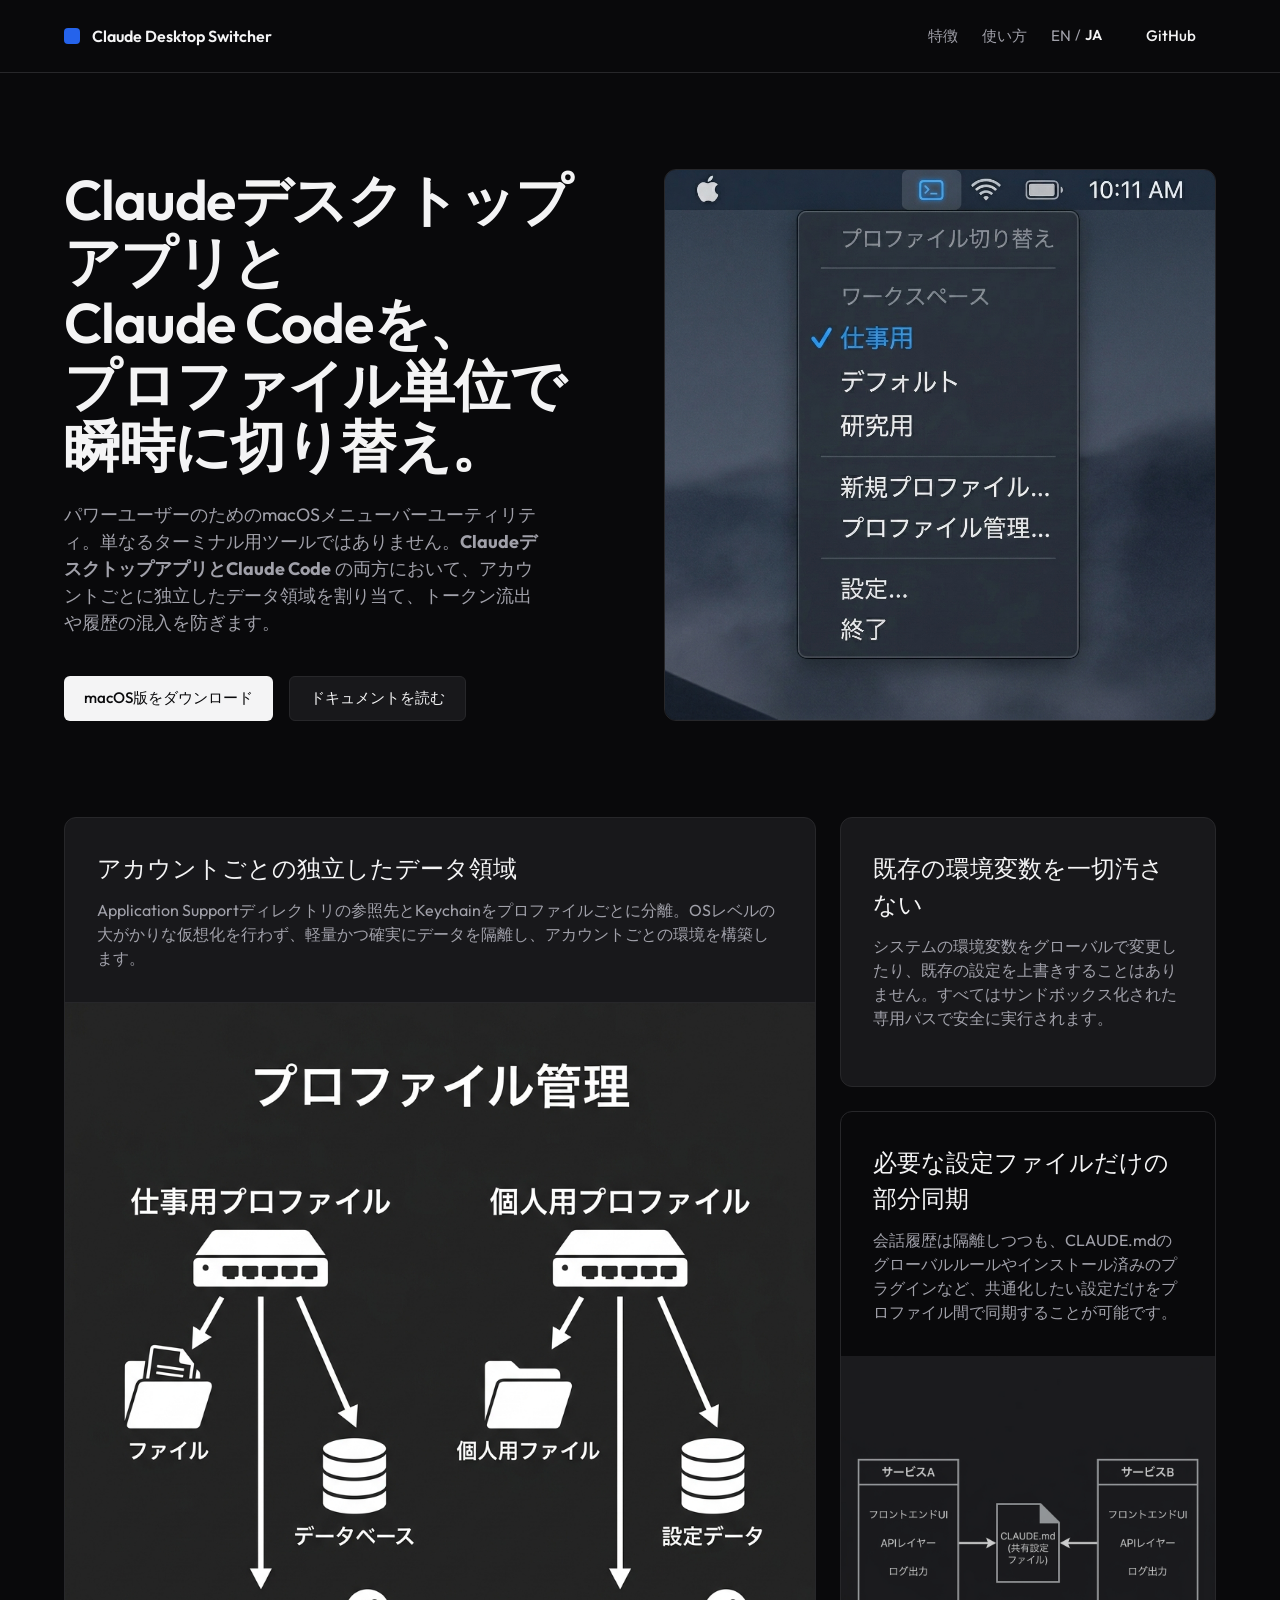
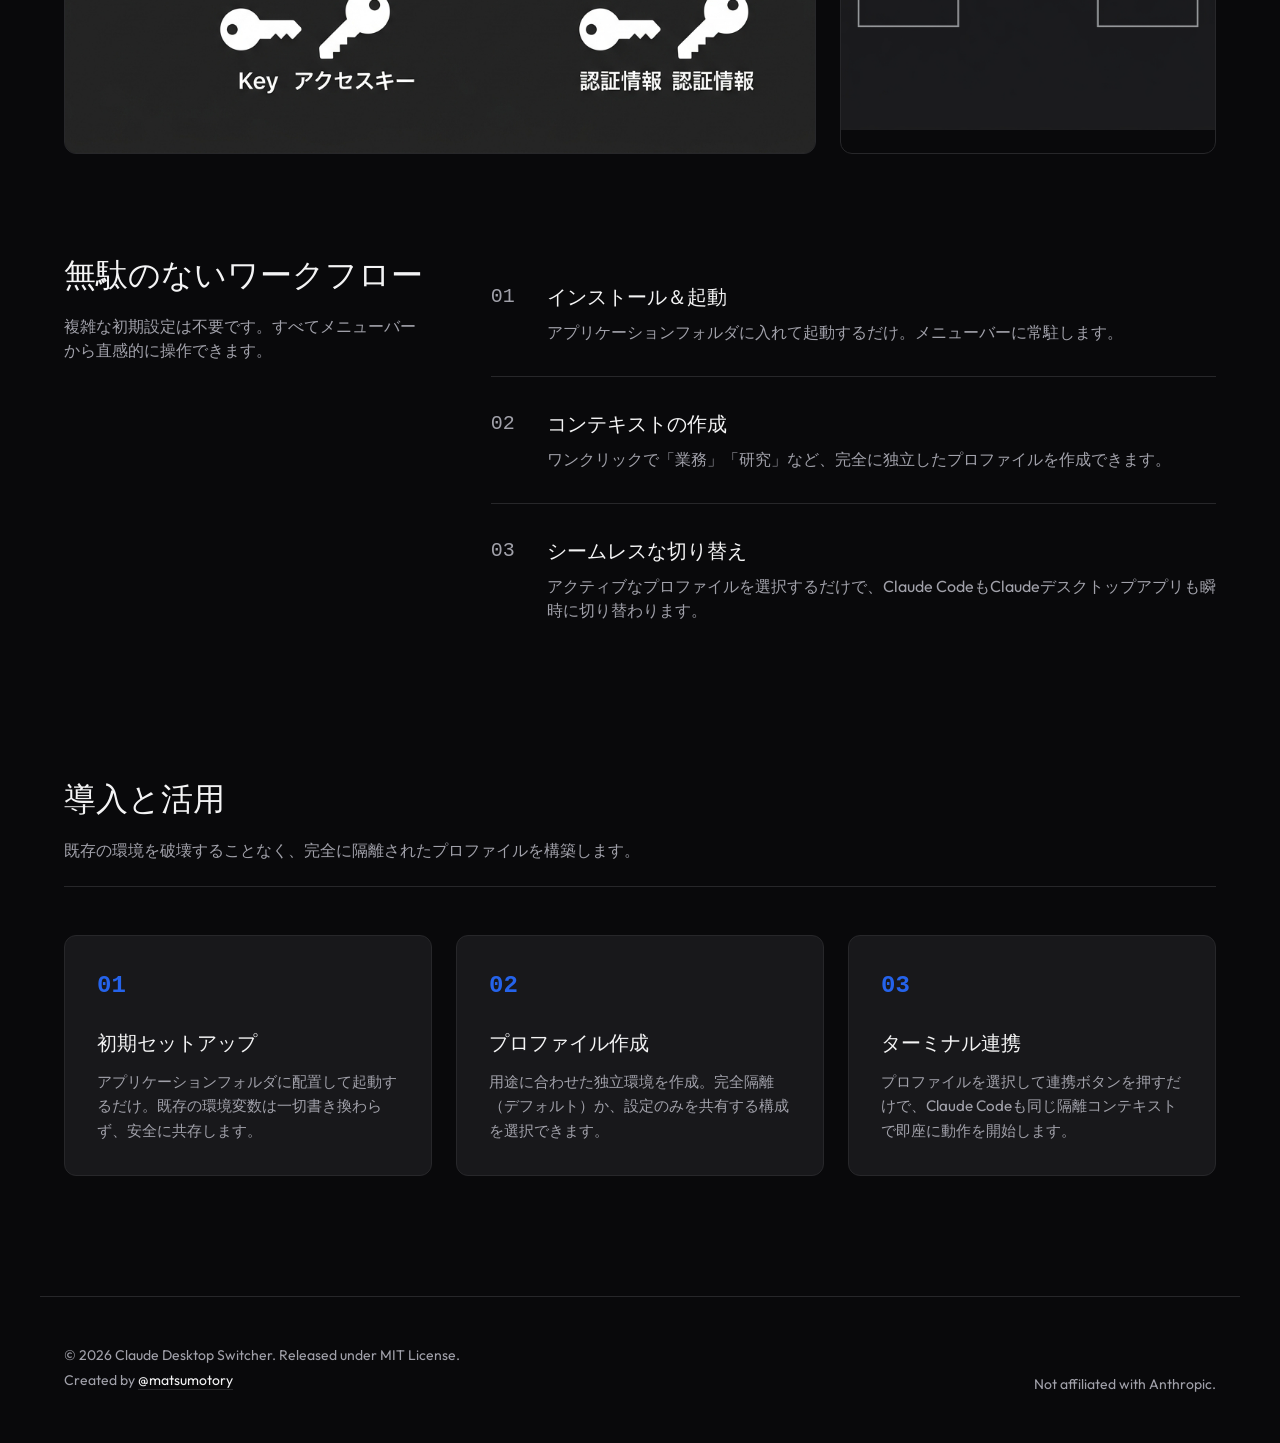
<file: docs/ja/index.html>
<!DOCTYPE html>
<html lang="ja">
<head>
    <meta charset="UTF-8">
    <meta name="viewport" content="width=device-width, initial-scale=1.0">
    <title>Claude Desktop Switcher</title>
    <meta name="description" content="既存の環境を一切壊さず、複数のClaude Desktopアカウントを安全に管理・切り替え。">
    <link rel="stylesheet" href="../style.css">
    <link rel="preconnect" href="https://fonts.googleapis.com">
    <link rel="preconnect" href="https://fonts.gstatic.com" crossorigin>
    <link href="https://fonts.googleapis.com/css2?family=Outfit:wght@400;500;600&display=swap" rel="stylesheet">
</head>
<body>
    <header class="site-header">
        <div class="container header-container">
            <div class="logo">
                <span class="logo-mark"></span>
                <span class="logo-text">Claude Desktop Switcher</span>
            </div>
            <nav class="nav-links">
                <a href="#features">特徴</a>
                <a href="#how-it-works">使い方</a>
                <div class="lang-toggle">
                    <a href="../index.html">EN</a> / <span class="active-lang">JA</span>
                </div>
                <a href="https://github.com/matsumotory/claude-desktop-switcher" class="btn btn-ghost" target="_blank">GitHub</a>
            </nav>
        </div>
    </header>

    <main>
        <!-- Split-screen Hero Section -->
        <section class="hero container">
            <div class="hero-text fade-in">
                <h1 class="headline">
                    <span class="text-nowrap">Claudeデスクトップアプリと</span><span class="text-nowrap">Claude Codeを、</span><br>
                    <span class="text-nowrap">プロファイル単位で</span><span class="text-nowrap">瞬時に切り替え。</span>
                </h1>
                <p class="subtext">パワーユーザーのためのmacOSメニューバーユーティリティ。単なるターミナル用ツールではありません。<strong>ClaudeデスクトップアプリとClaude Code</strong> の両方において、アカウントごとに独立したデータ領域を割り当て、トークン流出や履歴の混入を防ぎます。</p>
                <div class="button-group">
                    <a href="https://github.com/matsumotory/claude-desktop-switcher/releases" class="btn btn-primary">macOS版をダウンロード</a>
                    <a href="#guide" class="btn btn-secondary">ドキュメントを読む</a>
                </div>
            </div>
            <div class="hero-visual fade-in delay-1">
                <div class="visual-frame">
                    <img src="../assets/ja_hero.png?v=3" alt="Settings Interface" class="hero-image">
                </div>
            </div>
        </section>

        <!-- Asymmetric Features Bento -->
        <section id="features" class="features container">
            <div class="features-grid">
                <div class="feature-cell cell-large fade-in">
                    <div class="cell-content">
                        <h2>アカウントごとの独立したデータ領域</h2>
                        <p>Application Supportディレクトリの参照先とKeychainをプロファイルごとに分離。OSレベルの大がかりな仮想化を行わず、軽量かつ確実にデータを隔離し、アカウントごとの環境を構築します。</p>
                    </div>
                    <img src="../assets/ja_profile_management.png?v=2" alt="Profile Management" class="feature-img">
                </div>
                
                <div class="feature-cell cell-small fade-in delay-1">
                    <div class="cell-content">
                        <h2>既存の環境変数を一切汚さない</h2>
                        <p>システムの環境変数をグローバルで変更したり、既存の設定を上書きすることはありません。すべてはサンドボックス化された専用パスで安全に実行されます。</p>
                    </div>
                </div>

                <div class="feature-cell cell-small dark-accent fade-in delay-2">
                    <div class="cell-content">
                        <h2>必要な設定ファイルだけの部分同期</h2>
                        <p>会話履歴は隔離しつつも、CLAUDE.mdのグローバルルールやインストール済みのプラグインなど、共通化したい設定だけをプロファイル間で同期することが可能です。</p>
                    </div>
                    <img src="../assets/ja_sync.png?v=2" alt="Sync streams" class="feature-img-small">
                </div>
            </div>
        </section>

        <!-- Vertical Stack: How it Works -->
        <section id="how-it-works" class="workflow container fade-in">
            <div class="workflow-header">
                <h2>無駄のないワークフロー</h2>
                <p>複雑な初期設定は不要です。すべてメニューバーから直感的に操作できます。</p>
            </div>
            <div class="workflow-steps">
                <div class="step-item">
                    <div class="step-num">01</div>
                    <div class="step-body">
                        <h3>インストール＆起動</h3>
                        <p>アプリケーションフォルダに入れて起動するだけ。メニューバーに常駐します。</p>
                    </div>
                </div>
                <div class="step-item border-top">
                    <div class="step-num">02</div>
                    <div class="step-body">
                        <h3>コンテキストの作成</h3>
                        <p>ワンクリックで「業務」「研究」など、完全に独立したプロファイルを作成できます。</p>
                    </div>
                </div>
                <div class="step-item border-top">
                    <div class="step-num">03</div>
                    <div class="step-body">
                        <h3>シームレスな切り替え</h3>
                        <p>アクティブなプロファイルを選択するだけで、Claude CodeもClaudeデスクトップアプリも瞬時に切り替わります。</p>
                    </div>
                </div>
            </div>
        </section>
        <!-- User Guide -->
        <section id="guide" class="guide container fade-in">
            <div class="guide-header">
                <h2>導入と活用</h2>
                <p>既存の環境を破壊することなく、完全に隔離されたプロファイルを構築します。</p>
            </div>
            
            <div class="guide-grid">
                <div class="guide-card">
                    <div class="guide-icon">01</div>
                    <h3>初期セットアップ</h3>
                    <p>アプリケーションフォルダに配置して起動するだけ。既存の環境変数は一切書き換わらず、安全に共存します。</p>
                </div>
                <div class="guide-card">
                    <div class="guide-icon">02</div>
                    <h3>プロファイル作成</h3>
                    <p>用途に合わせた独立環境を作成。完全隔離（デフォルト）か、設定のみを共有する構成を選択できます。</p>
                </div>
                <div class="guide-card">
                    <div class="guide-icon">03</div>
                    <h3>ターミナル連携</h3>
                    <p>プロファイルを選択して連携ボタンを押すだけで、Claude Codeも同じ隔離コンテキストで即座に動作を開始します。</p>
                </div>
            </div>
        </section>
    </main>

    <footer class="site-footer container">
        <div class="footer-left">
            <p>&copy; 2026 Claude Desktop Switcher. Released under MIT License.</p>
            <p>Created by <a href="https://github.com/matsumotory" target="_blank" class="author-link">@matsumotory</a></p>
        </div>
        <div class="footer-right">
            <p>Not affiliated with Anthropic.</p>
        </div>
    </footer>

    <script src="../script.js"></script>
</body>
</html>
</file>
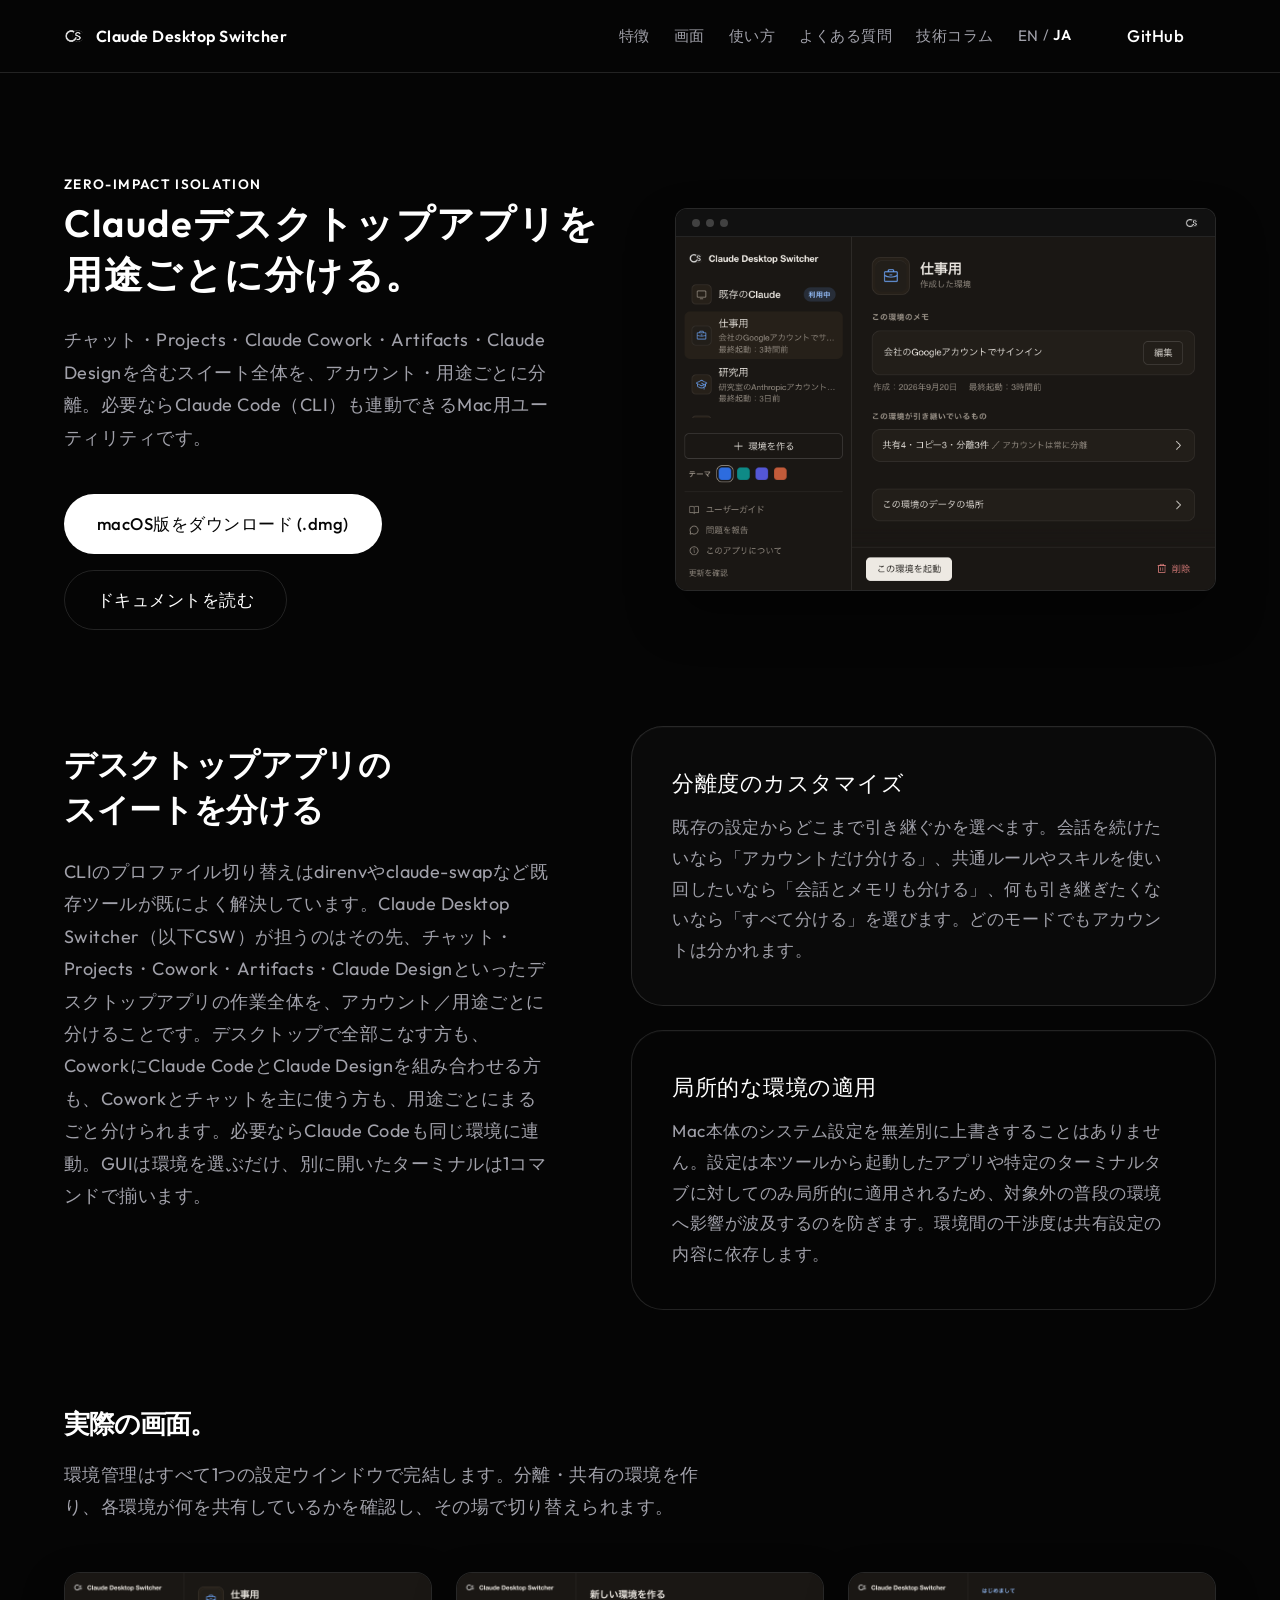
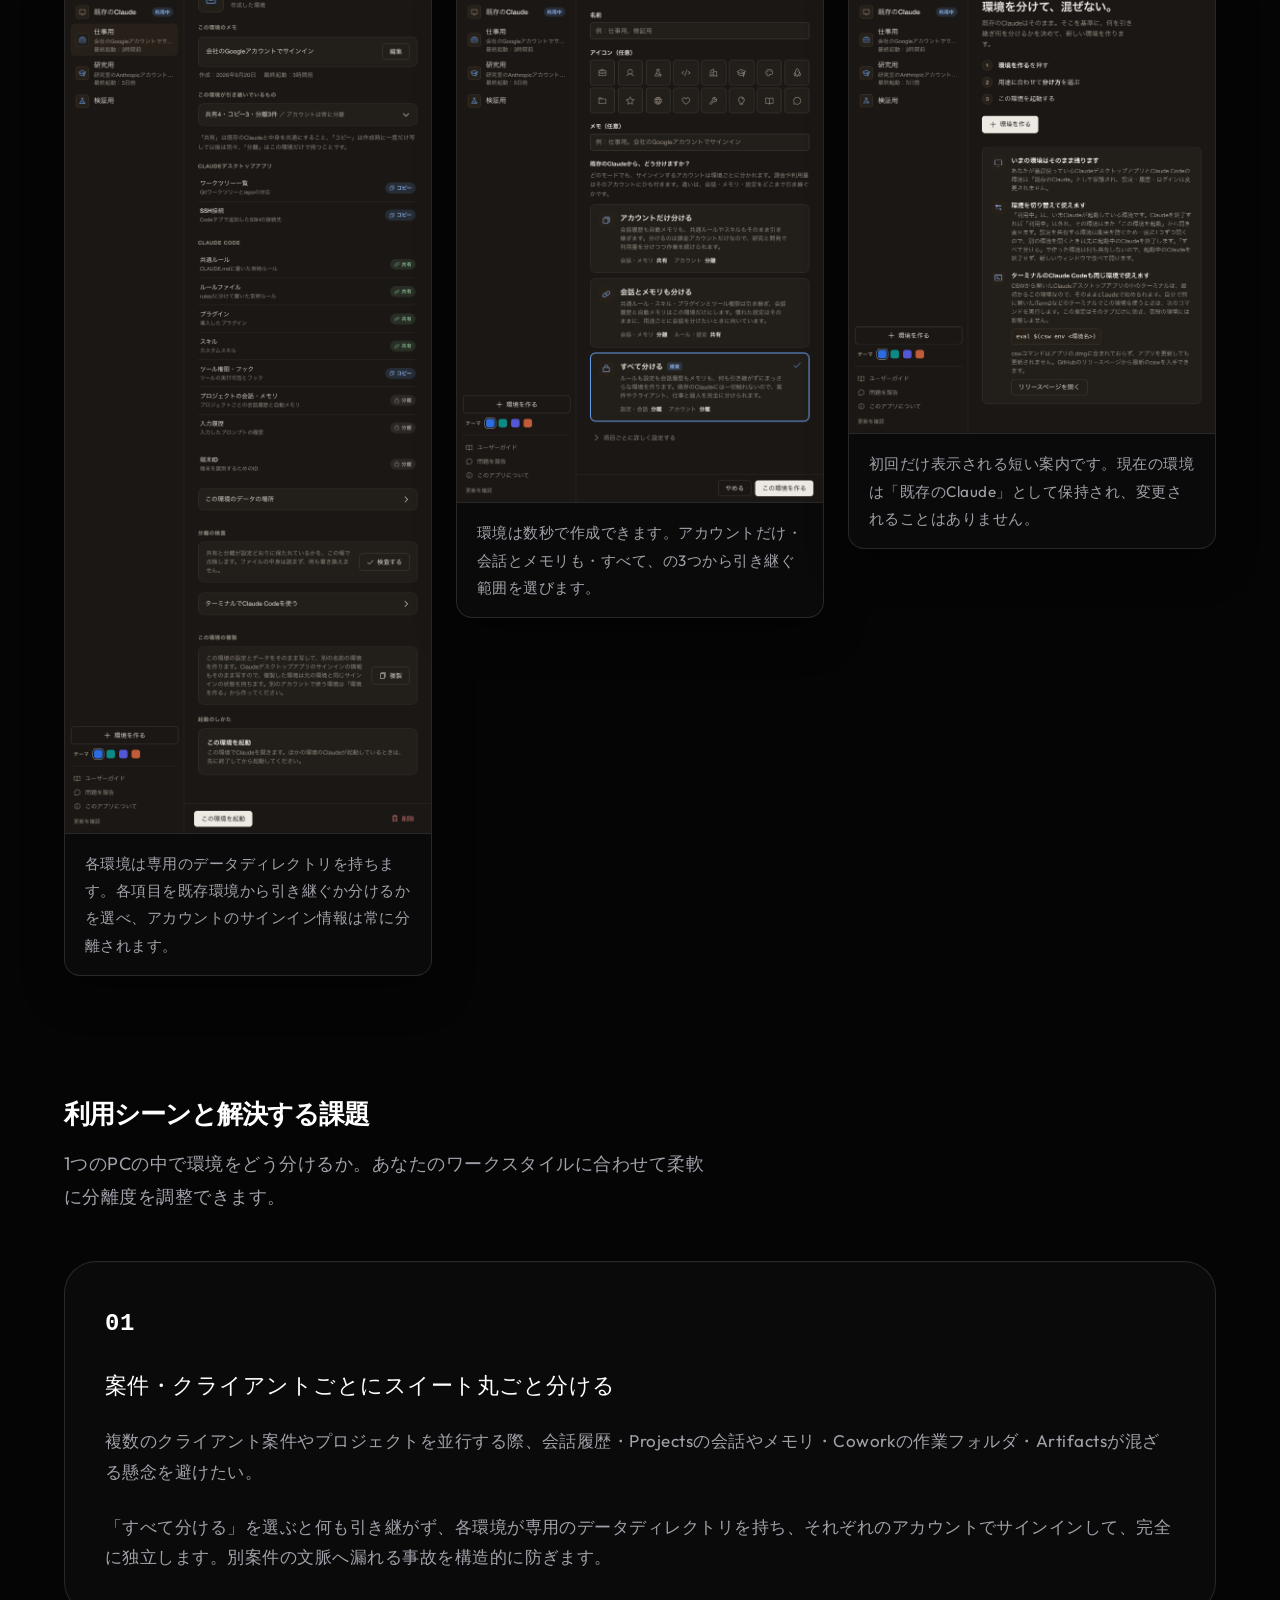
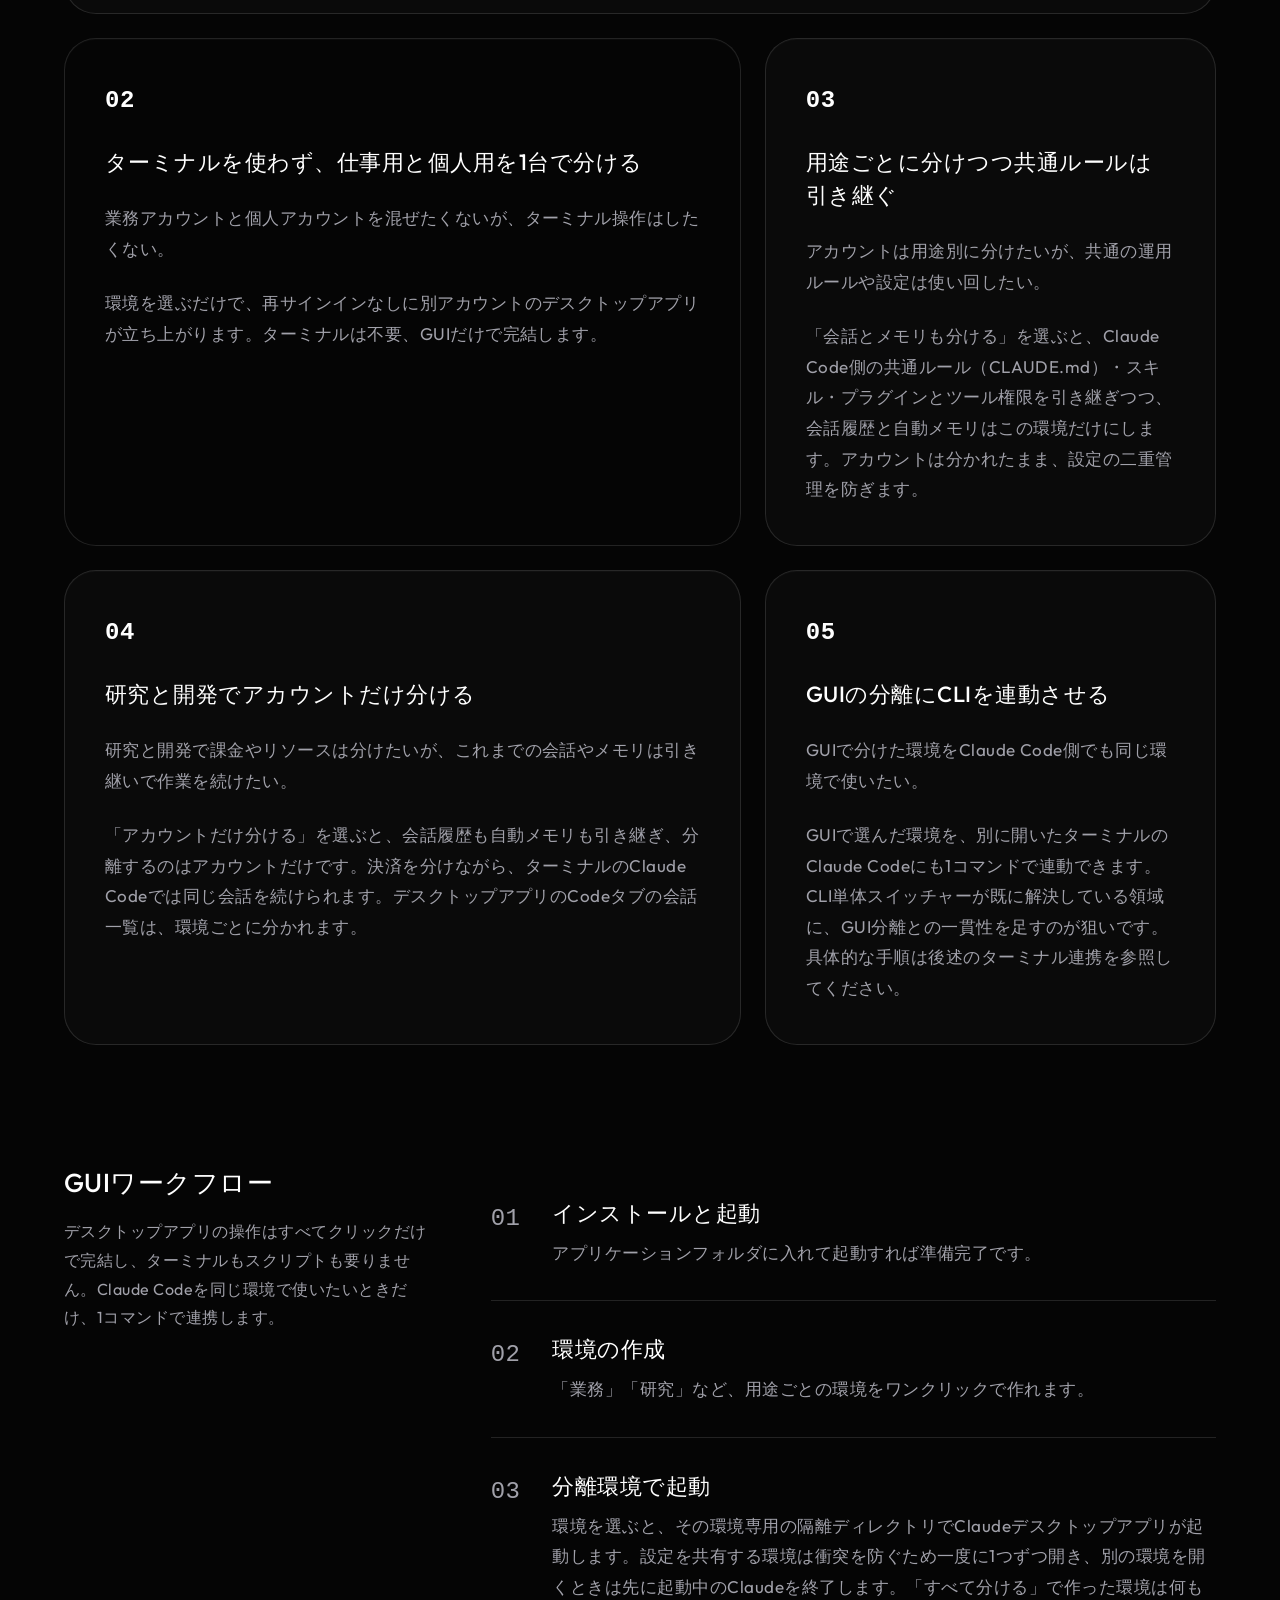
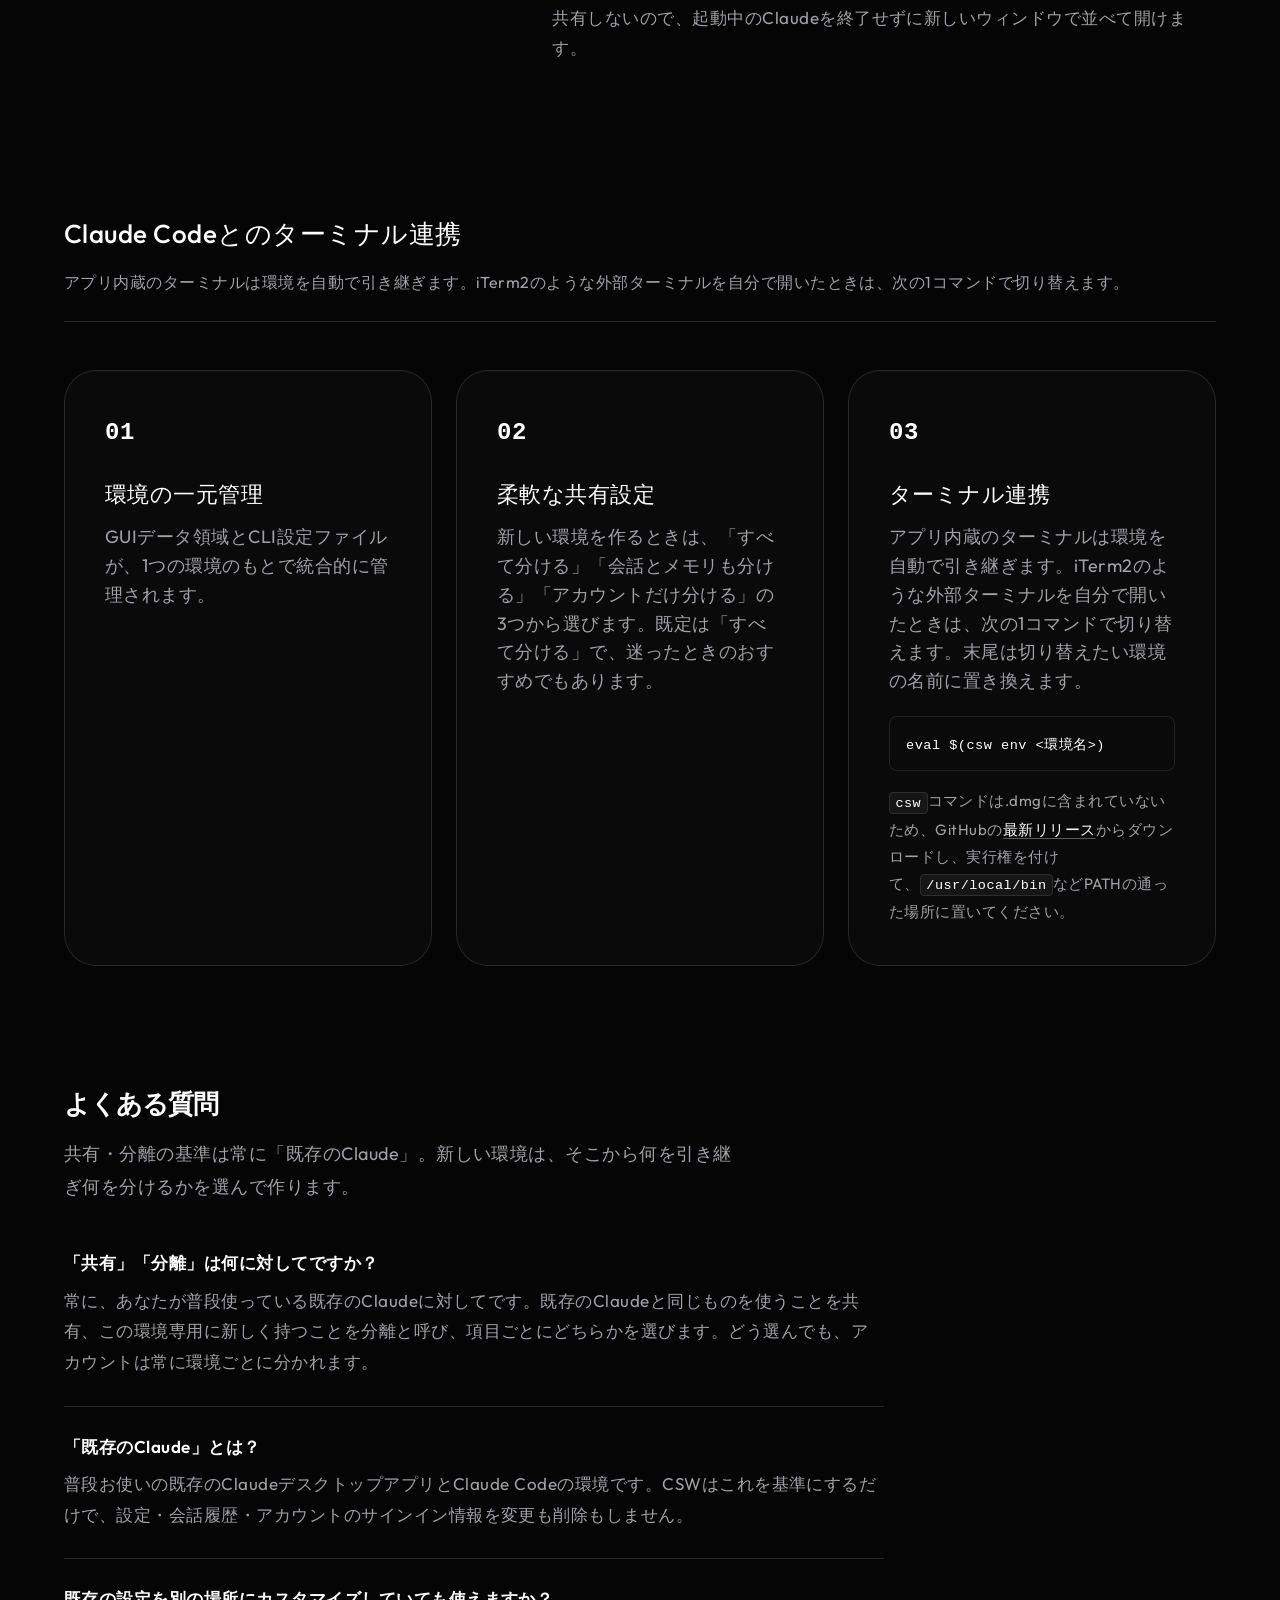
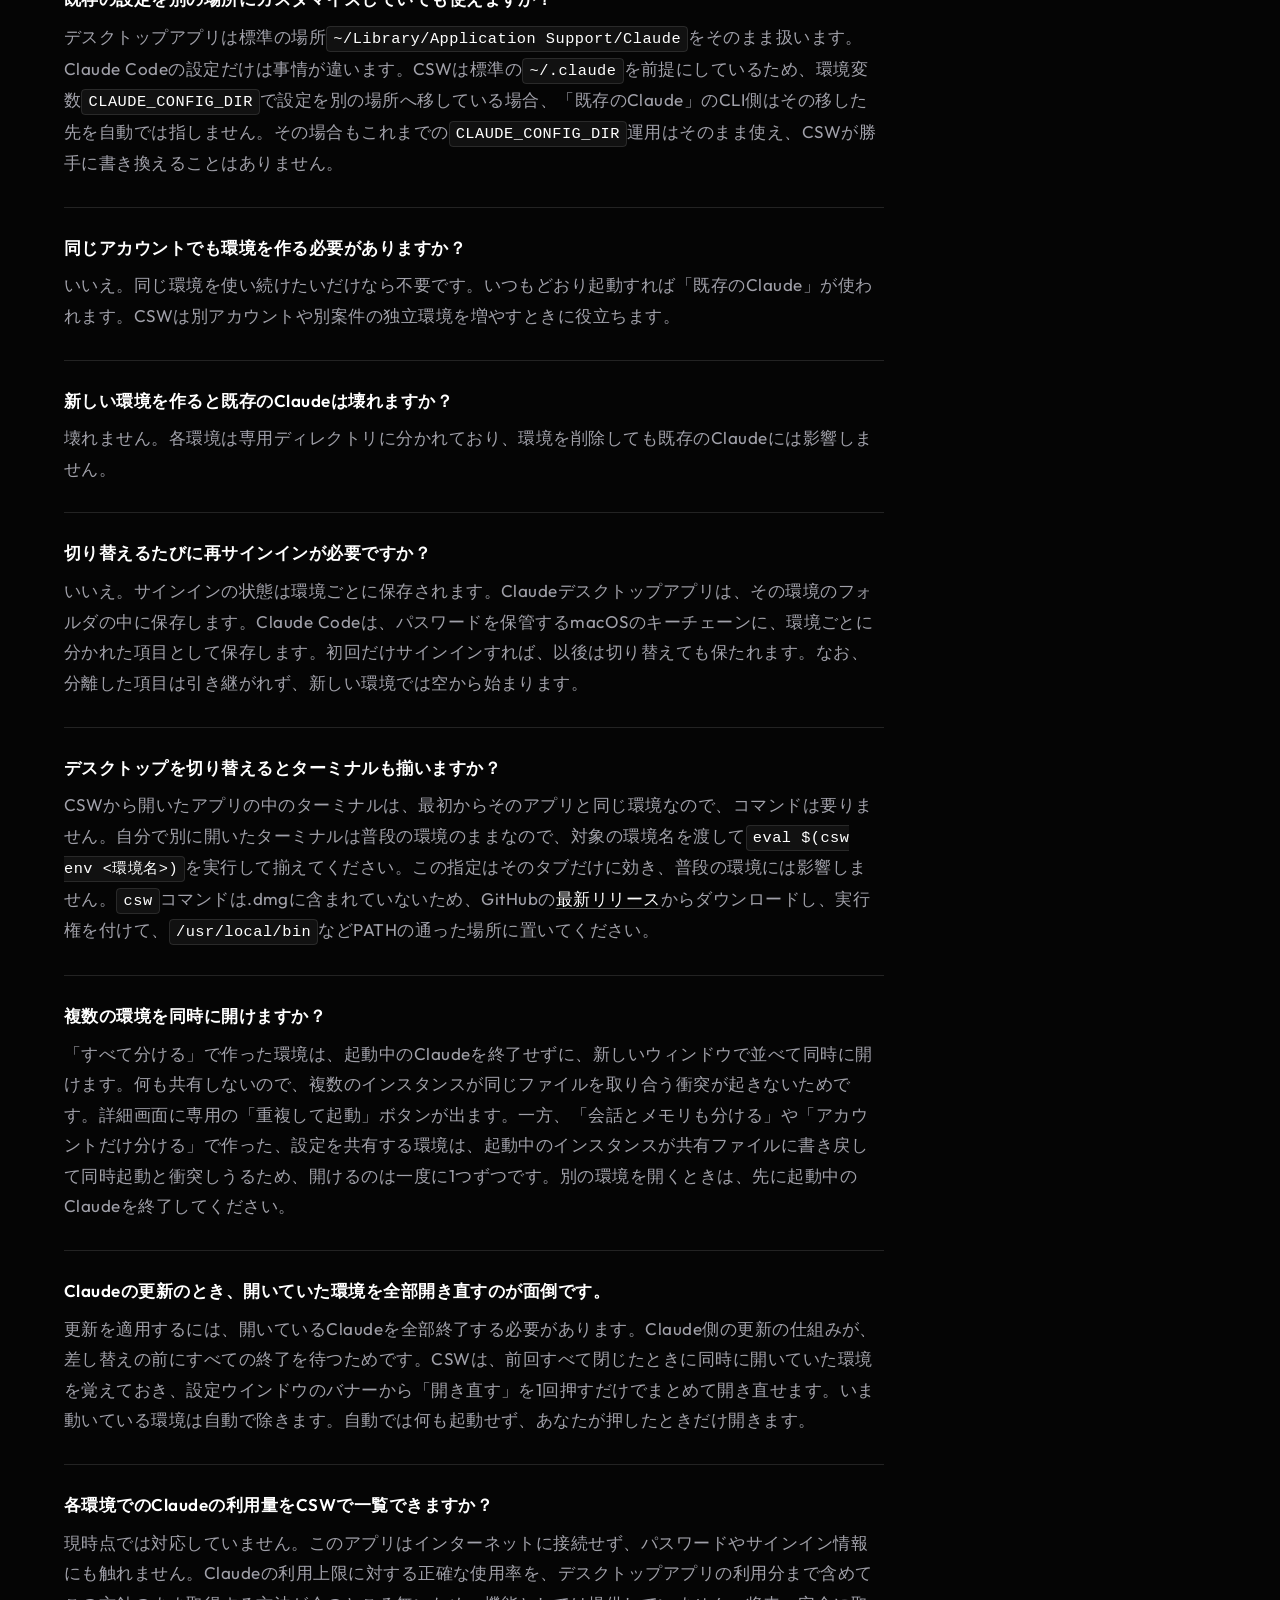
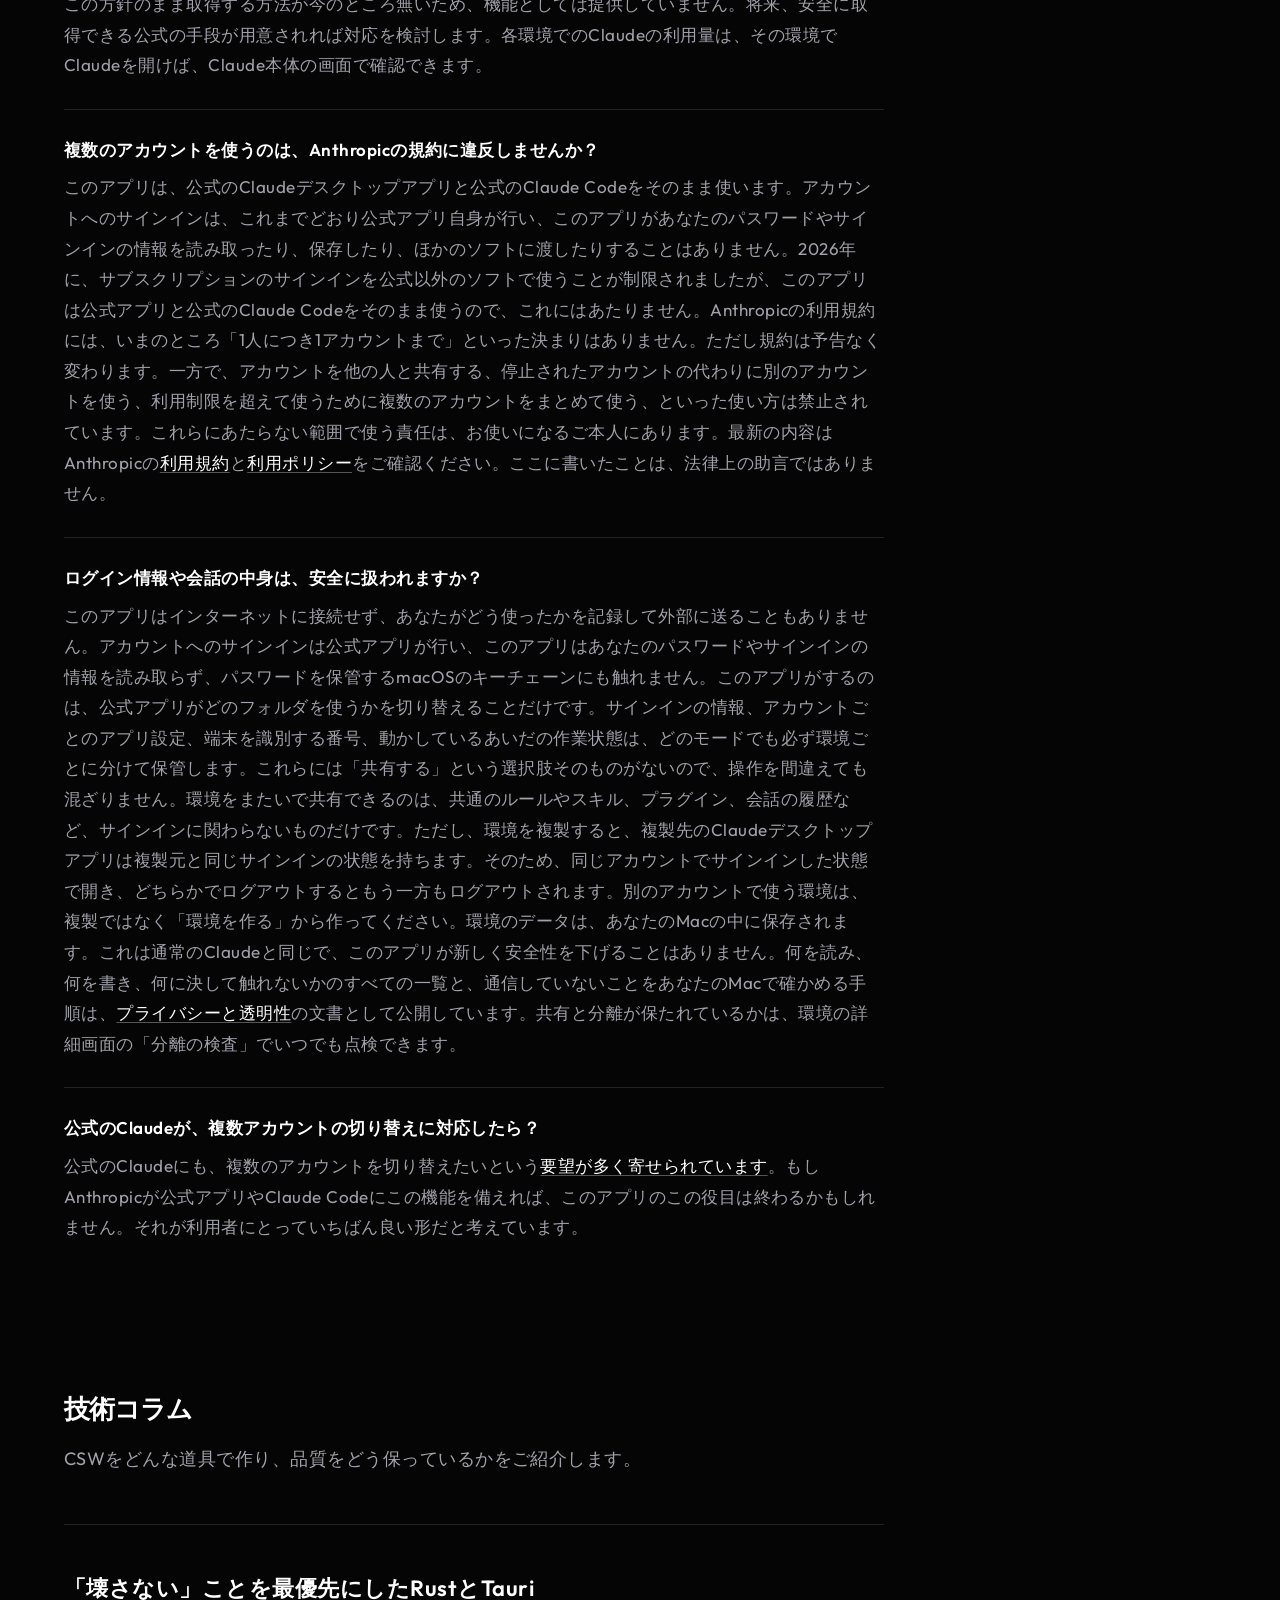
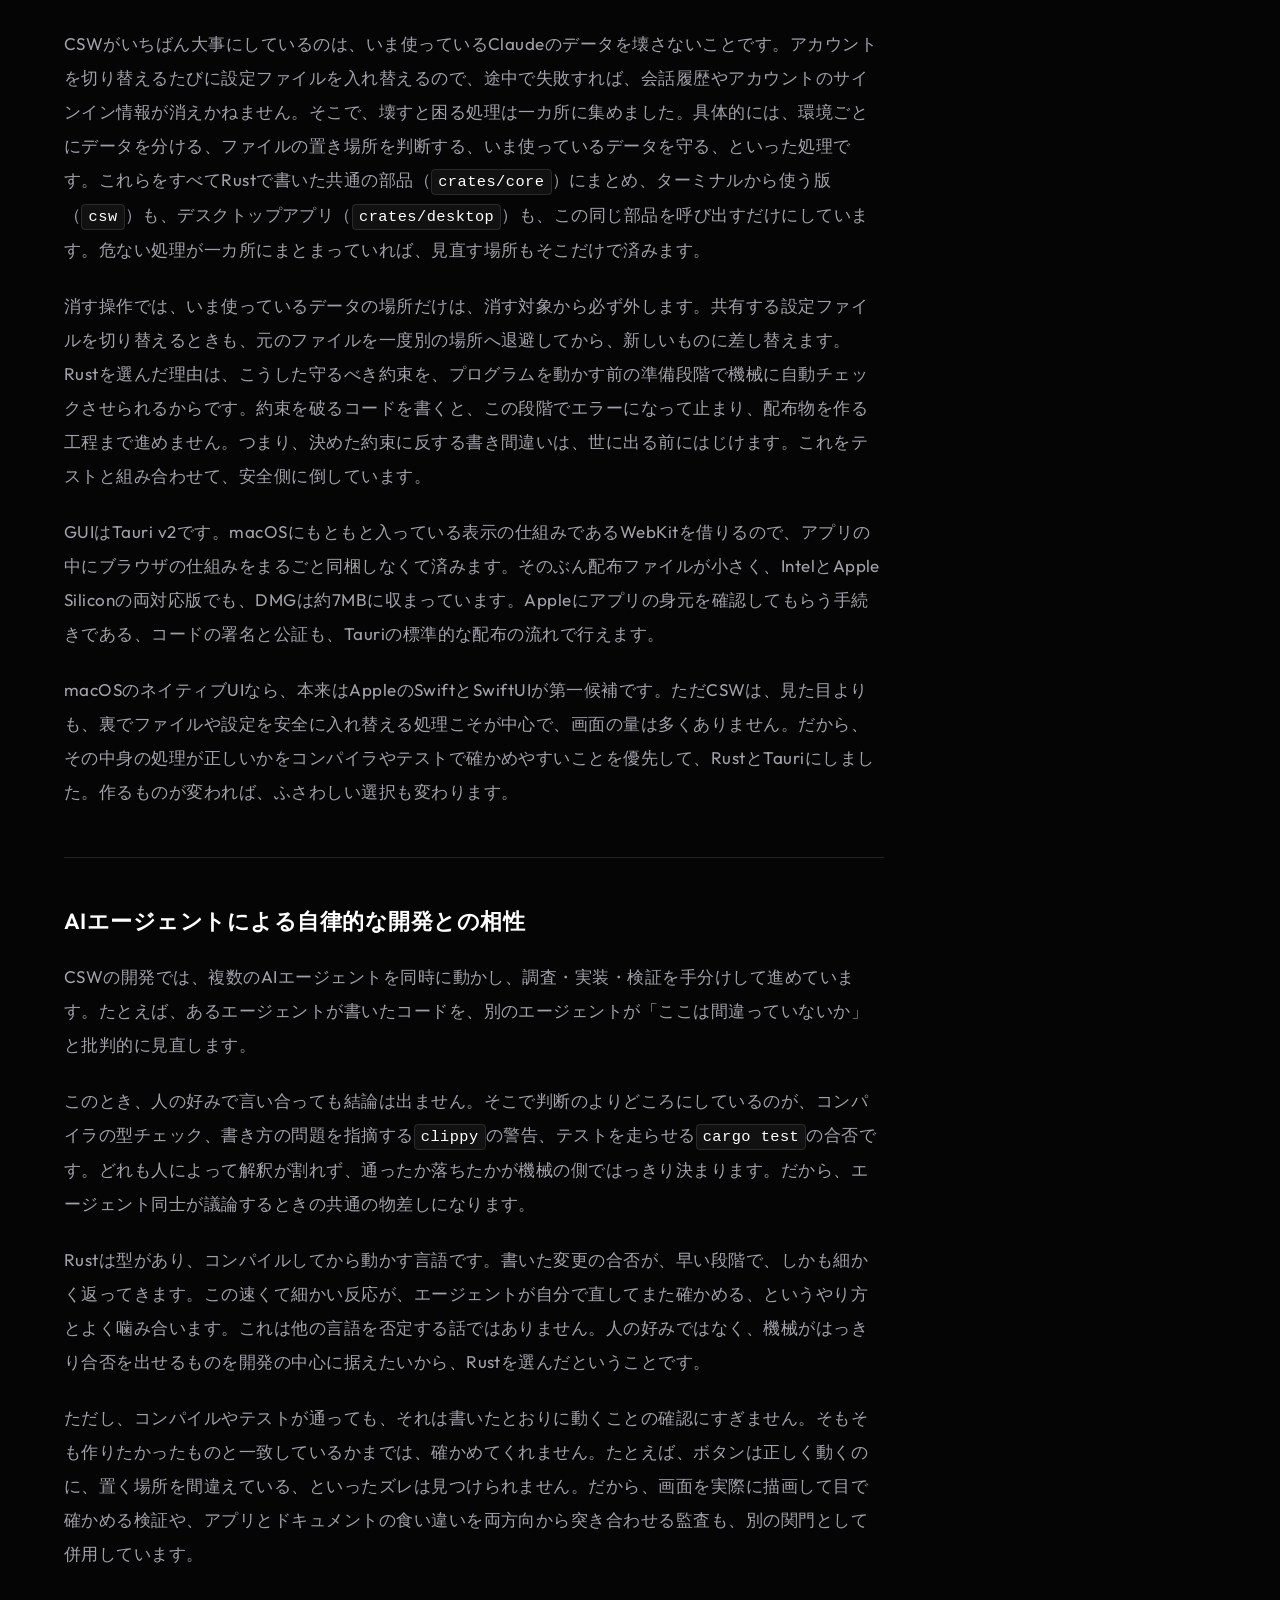
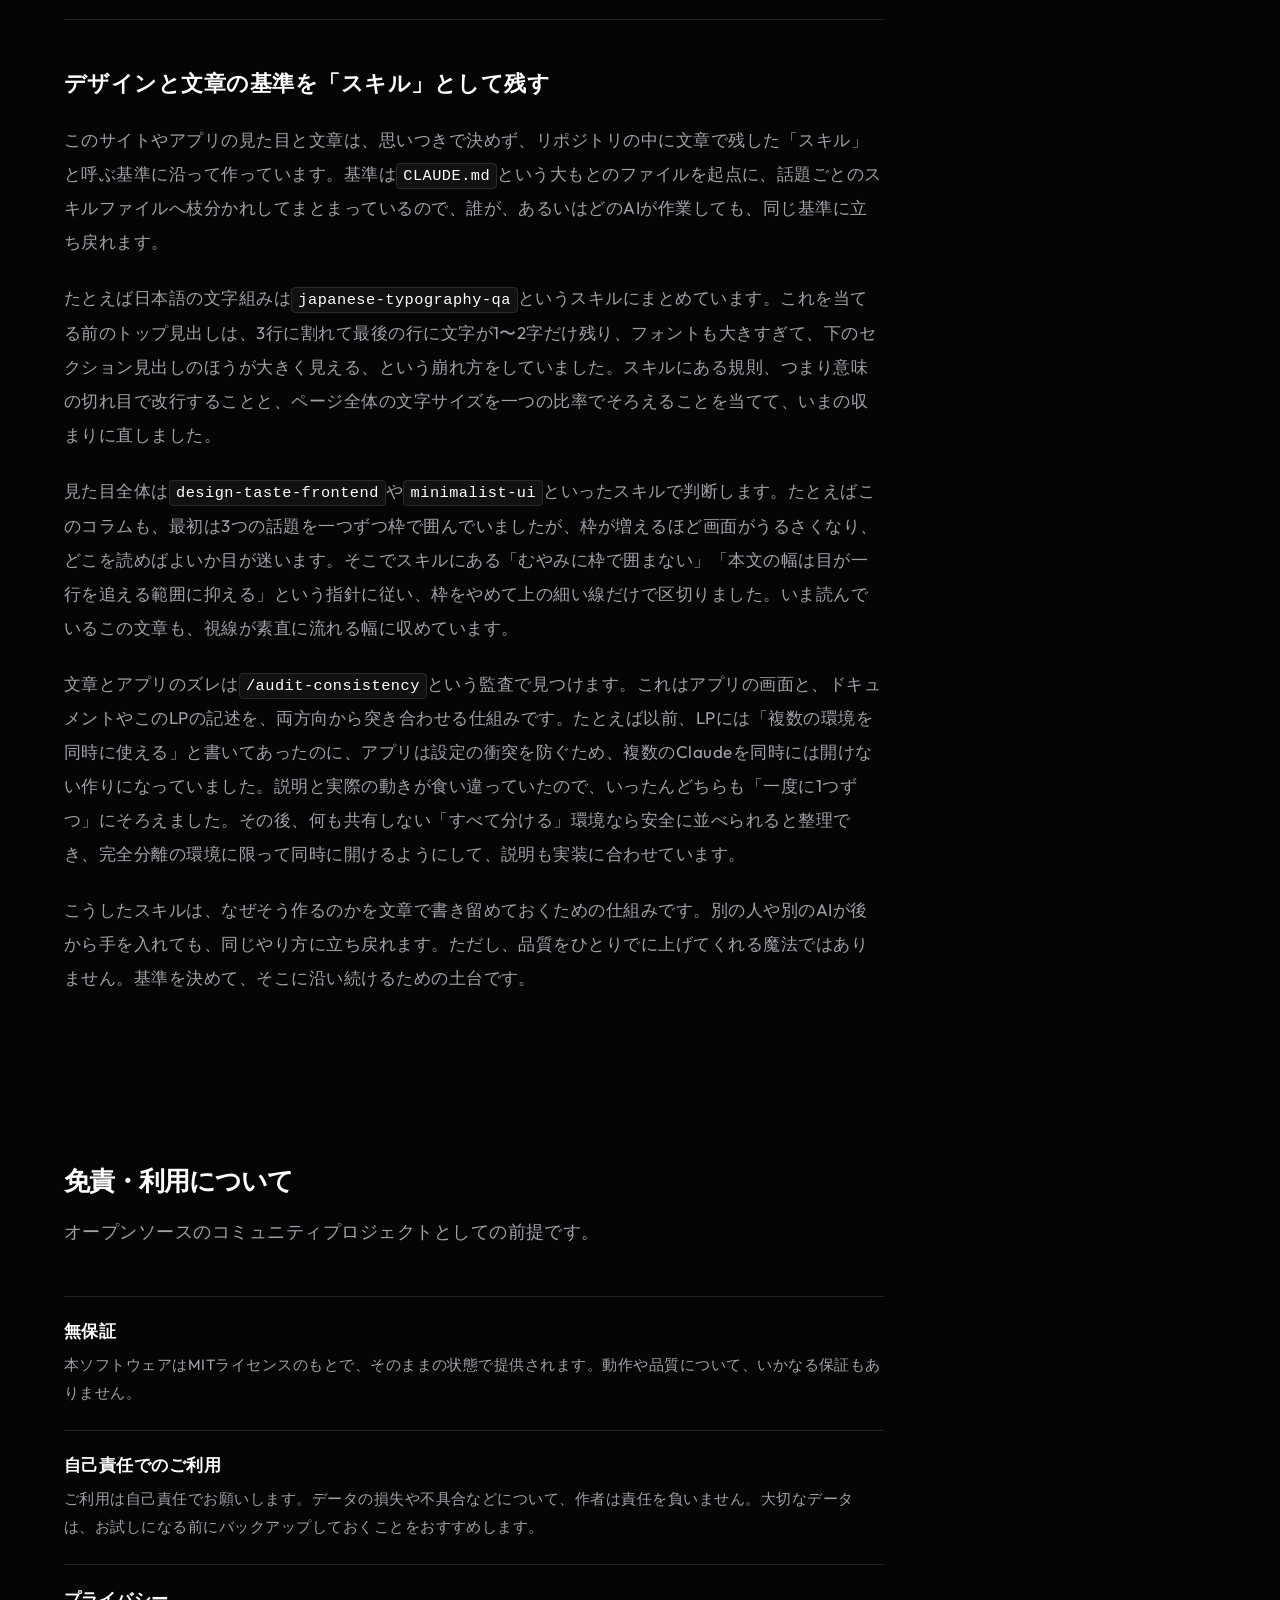
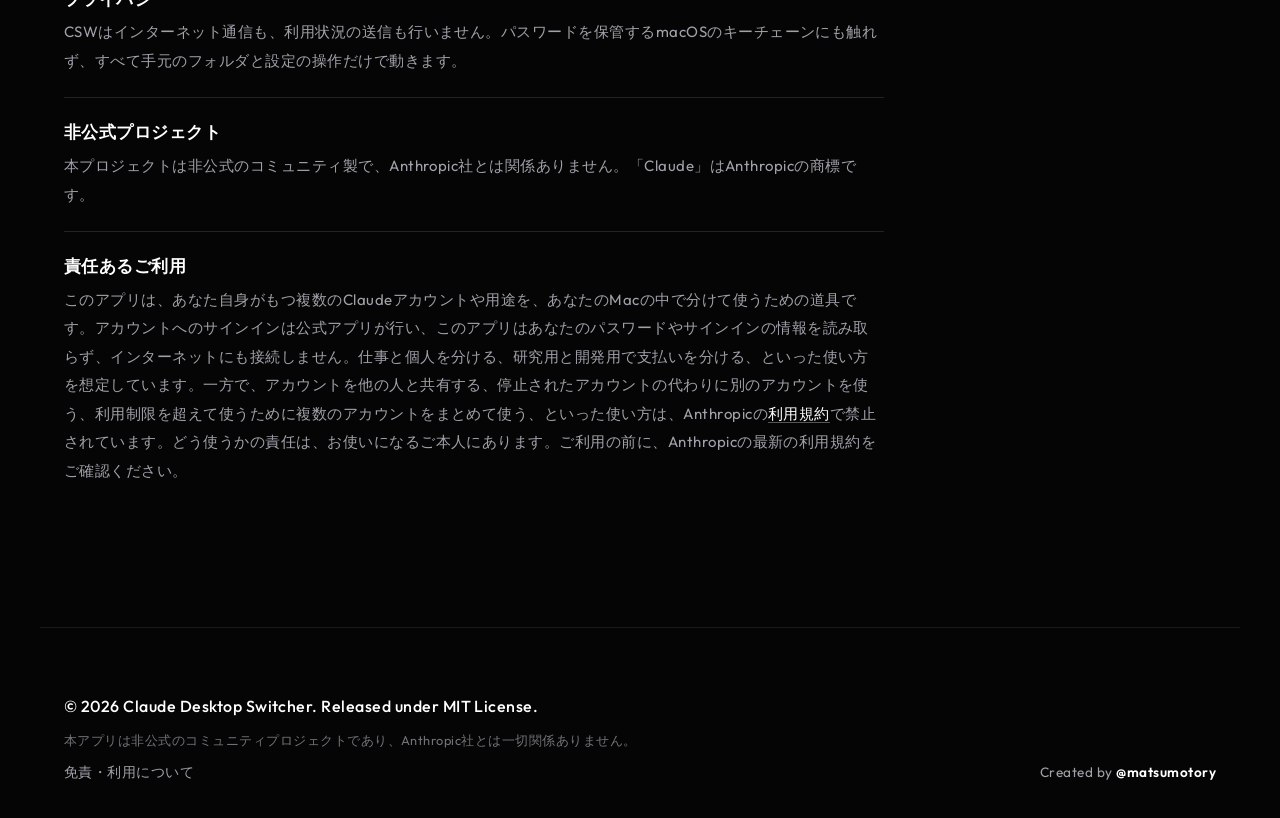
<file: website/ja/index.html>
<!DOCTYPE html>
<html lang="ja">
<head>
    <meta charset="UTF-8">
    <meta name="viewport" content="width=device-width, initial-scale=1.0">
    <title>Claude Desktop Switcher</title>
    <meta name="description" content="既存の環境を一切壊さず、複数のClaude Desktopアカウントを安全に管理・切り替え。">
    <link rel="canonical" href="https://matsumotory.github.io/claude-desktop-switcher/ja/">
    <link rel="alternate" hreflang="en" href="https://matsumotory.github.io/claude-desktop-switcher/">
    <link rel="alternate" hreflang="ja" href="https://matsumotory.github.io/claude-desktop-switcher/ja/">
    <link rel="alternate" hreflang="x-default" href="https://matsumotory.github.io/claude-desktop-switcher/">
    <meta property="og:type" content="website">
    <meta property="og:site_name" content="Claude Desktop Switcher">
    <meta property="og:title" content="Claude Desktop Switcher：Claudeデスクトップアプリを用途ごとに分ける">
    <meta property="og:description" content="既存の環境を一切壊さず、複数のClaude Desktopアカウントを安全に管理・切り替え。">
    <meta property="og:url" content="https://matsumotory.github.io/claude-desktop-switcher/ja/">
    <meta property="og:image" content="https://matsumotory.github.io/claude-desktop-switcher/assets/ja_og.png?v=0.24.3">
    <meta property="og:image:width" content="1200">
    <meta property="og:image:height" content="630">
    <meta property="og:image:alt" content="Claude Desktop Switcher：Claudeデスクトップアプリのスイートをアカウント・用途ごとに分ける。">
    <meta property="og:locale" content="ja_JP">
    <meta property="og:locale:alternate" content="en_US">
    <meta name="twitter:card" content="summary_large_image">
    <meta name="twitter:title" content="Claude Desktop Switcher：Claudeデスクトップアプリを用途ごとに分ける">
    <meta name="twitter:description" content="既存の環境を一切壊さず、複数のClaude Desktopアカウントを安全に管理・切り替え。">
    <meta name="twitter:image" content="https://matsumotory.github.io/claude-desktop-switcher/assets/ja_og.png?v=0.24.3">
    <link rel="icon" type="image/png" href="../assets/logo.png">
    <link rel="apple-touch-icon" href="../assets/logo.png">
    <link rel="stylesheet" href="../style.css">
    <link rel="preconnect" href="https://fonts.googleapis.com">
    <link rel="preconnect" href="https://fonts.gstatic.com" crossorigin>
    <link href="https://fonts.googleapis.com/css2?family=Outfit:wght@400;500;600&display=swap" rel="stylesheet">
</head>
<body>
    <header class="site-header">
        <div class="container header-container">
            <div class="logo">
                <img src="../assets/logo.png" alt="CSW Logo" style="width: 20px; height: 20px; object-fit: contain;">
                <span class="logo-text">Claude Desktop Switcher</span>
            </div>
            <button class="nav-toggle" type="button" aria-label="メニュー" aria-expanded="false" aria-controls="site-nav">
                <span class="nav-toggle-bar"></span>
                <span class="nav-toggle-bar"></span>
            </button>
            <nav class="nav-links" id="site-nav">
                <a href="#features">特徴</a>
                <a href="#screens">画面</a>
                <a href="#how-it-works">使い方</a>
                <a href="#faq">よくある質問</a>
                <a href="#tech-note">技術コラム</a>
                <div class="lang-toggle">
                    <a href="../index.html">EN</a> / <span class="active-lang">JA</span>
                </div>
                <a href="https://github.com/matsumotory/claude-desktop-switcher" class="btn btn-ghost" target="_blank">GitHub</a>
            </nav>
        </div>
    </header>

    <main>
        <!-- Split-screen Hero Section -->
        <section class="hero container">
            <div class="hero-text fade-in">
                <span class="eyebrow">Zero-Impact Isolation</span>
                <h1 class="headline">Claudeデスクトップアプリを<wbr>用途ごとに分ける。</h1>
                <p class="subtext">チャット・Projects・Claude Cowork・Artifacts・Claude Designを含むスイート全体を、アカウント・用途ごとに分離。必要ならClaude Code（CLI）も連動できるMac用ユーティリティです。</p>
                <div class="button-group">
                    <a href="https://github.com/matsumotory/claude-desktop-switcher/releases/latest" class="btn btn-primary">macOS版をダウンロード (.dmg)</a>
                    <a href="https://github.com/matsumotory/claude-desktop-switcher/blob/main/docs/USER_GUIDE.md" class="btn btn-secondary">ドキュメントを読む</a>
                </div>
            </div>
            <div class="hero-visual fade-in delay-1">
                <div class="visual-frame">
                    <div class="menu-bar-mock">
                        <div class="menu-bar-left">
                            <span class="menu-bar-dot"></span>
                            <span class="menu-bar-dot"></span>
                            <span class="menu-bar-dot"></span>
                        </div>
                        <div class="menu-bar-right">
                            <img src="../assets/logo.png" class="menu-bar-logo" alt="CSW Icon">
                        </div>
                    </div>
                    <img src="../assets/ja_hero.png?v=0.25.0" width="1520" height="996" alt="Claude Desktop Switcher設定UI" class="hero-image">
                </div>
            </div>
        </section>

        <!-- Asymmetric Features Bento -->
        <section id="features" class="features container">
            <div class="features-grid">
                <div class="feature-intro fade-in">
                    <h2>デスクトップアプリの<br>スイートを分ける</h2>
                    <p>CLIのプロファイル切り替えはdirenvやclaude-swapなど既存ツールが既によく解決しています。Claude Desktop Switcher（以下CSW）が担うのはその先、チャット・Projects・Cowork・Artifacts・Claude Designといったデスクトップアプリの作業全体を、アカウント／用途ごとに分けることです。デスクトップで全部こなす方も、CoworkにClaude CodeとClaude Designを組み合わせる方も、Coworkとチャットを主に使う方も、用途ごとにまるごと分けられます。必要ならClaude Codeも同じ環境に連動。GUIは環境を選ぶだけ、別に開いたターミナルは1コマンドで揃います。</p>
                </div>
                
                <div class="feature-cards-stack">
                    <div class="feature-cell cell-small fade-in delay-1">
                        <div class="cell-content">
                            <h2>分離度のカスタマイズ</h2>
                            <p>既存の設定からどこまで引き継ぐかを選べます。会話を続けたいなら「アカウントだけ分ける」、共通ルールやスキルを使い回したいなら「会話とメモリも分ける」、何も引き継ぎたくないなら「すべて分ける」を選びます。どのモードでもアカウントは分かれます。</p>
                        </div>
                    </div>

                    <div class="feature-cell cell-small dark-accent fade-in delay-2">
                        <div class="cell-content">
                            <h2>局所的な環境の適用</h2>
                            <p>Mac本体のシステム設定を無差別に上書きすることはありません。設定は本ツールから起動したアプリや特定のターミナルタブに対してのみ局所的に適用されるため、対象外の普段の環境へ影響が波及するのを防ぎます。環境間の干渉度は共有設定の内容に依存します。</p>
                        </div>
                    </div>
                </div>
            </div>
        </section>

        <!-- 実際の画面 -->
        <section id="screens" class="screens container fade-in">
            <div class="screens-header">
                <h2>実際の画面。</h2>
                <p>環境管理はすべて1つの設定ウインドウで完結します。分離・共有の環境を作り、各環境が何を共有しているかを確認し、その場で切り替えられます。</p>
            </div>
            <div class="screens-bento">
                <figure class="screen-card fade-in delay-1">
                    <img src="../assets/ja_screen_overview.png?v=0.25.0" width="1520" height="3572" alt="各環境のパスと項目別の共有/分離マトリクスを表示したCSW設定画面" loading="lazy">
                    <figcaption>各環境は専用のデータディレクトリを持ちます。各項目を既存環境から引き継ぐか分けるかを選べ、アカウントのサインイン情報は常に分離されます。</figcaption>
                </figure>
                <figure class="screen-card fade-in delay-2">
                    <img src="../assets/ja_screen_create.png?v=0.24.6" width="1520" height="2200" alt="「アカウントだけ分ける」「会話とメモリも分ける」「すべて分ける」を選べる環境作成画面" loading="lazy">
                    <figcaption>環境は数秒で作成できます。アカウントだけ・会話とメモリも・すべて、の3つから引き継ぐ範囲を選びます。</figcaption>
                </figure>
                <figure class="screen-card fade-in delay-2">
                    <img src="../assets/ja_screen_onboarding.png?v=0.24.6" width="1520" height="1914" alt="既存環境が保持されることを説明する初回オンボーディング" loading="lazy">
                    <figcaption>初回だけ表示される短い案内です。現在の環境は「既存のClaude」として保持され、変更されることはありません。</figcaption>
                </figure>
            </div>
        </section>

        <!-- Use Cases -->
        <section id="use-cases" class="usecases container fade-in">
            <div class="usecases-header">
                <h2>利用シーンと解決する課題</h2>
                <p>1つのPCの中で環境をどう分けるか。あなたのワークスタイルに合わせて柔軟に分離度を調整できます。</p>
            </div>
            <div class="usecases-bento">
                <div class="feature-cell bento-wide fade-in delay-1">
                    <div class="cell-content">
                        <span class="usecase-num">01</span>
                        <h3 class="usecase-title">案件・クライアントごとにスイート丸ごと分ける</h3>
                        <p class="usecase-text">複数のクライアント案件やプロジェクトを並行する際、会話履歴・Projectsの会話やメモリ・Coworkの作業フォルダ・Artifactsが混ざる懸念を避けたい。</p>
                        <p class="usecase-solution">「すべて分ける」を選ぶと何も引き継がず、各環境が専用のデータディレクトリを持ち、それぞれのアカウントでサインインして、完全に独立します。別案件の文脈へ漏れる事故を構造的に防ぎます。</p>
                    </div>
                </div>
                <div class="feature-cell dark-accent fade-in delay-2">
                    <div class="cell-content">
                        <span class="usecase-num">02</span>
                        <h3 class="usecase-title">ターミナルを使わず、仕事用と個人用を1台で分ける</h3>
                        <p class="usecase-text">業務アカウントと個人アカウントを混ぜたくないが、ターミナル操作はしたくない。</p>
                        <p class="usecase-solution">環境を選ぶだけで、再サインインなしに別アカウントのデスクトップアプリが立ち上がります。ターミナルは不要、GUIだけで完結します。</p>
                    </div>
                </div>
                <div class="feature-cell fade-in delay-2">
                    <div class="cell-content">
                        <span class="usecase-num">03</span>
                        <h3 class="usecase-title">用途ごとに分けつつ共通ルールは引き継ぐ</h3>
                        <p class="usecase-text">アカウントは用途別に分けたいが、共通の運用ルールや設定は使い回したい。</p>
                        <p class="usecase-solution">「会話とメモリも分ける」を選ぶと、Claude Code側の共通ルール（CLAUDE.md）・スキル・プラグインとツール権限を引き継ぎつつ、会話履歴と自動メモリはこの環境だけにします。アカウントは分かれたまま、設定の二重管理を防ぎます。</p>
                    </div>
                </div>
                <div class="feature-cell fade-in delay-2">
                    <div class="cell-content">
                        <span class="usecase-num">04</span>
                        <h3 class="usecase-title">研究と開発でアカウントだけ分ける</h3>
                        <p class="usecase-text">研究と開発で課金やリソースは分けたいが、これまでの会話やメモリは引き継いで作業を続けたい。</p>
                        <p class="usecase-solution">「アカウントだけ分ける」を選ぶと、会話履歴も自動メモリも引き継ぎ、分離するのはアカウントだけです。決済を分けながら、ターミナルのClaude Codeでは同じ会話を続けられます。デスクトップアプリのCodeタブの会話一覧は、環境ごとに分かれます。</p>
                    </div>
                </div>
                <div class="feature-cell fade-in delay-2">
                    <div class="cell-content">
                        <span class="usecase-num">05</span>
                        <h3 class="usecase-title">GUIの分離にCLIを連動させる</h3>
                        <p class="usecase-text">GUIで分けた環境をClaude Code側でも同じ環境で使いたい。</p>
                        <p class="usecase-solution">GUIで選んだ環境を、別に開いたターミナルのClaude Codeにも1コマンドで連動できます。CLI単体スイッチャーが既に解決している領域に、GUI分離との一貫性を足すのが狙いです。具体的な手順は後述のターミナル連携を参照してください。</p>
                    </div>
                </div>
            </div>
        </section>

        <!-- Vertical Stack: How it Works -->
        <section id="how-it-works" class="workflow container fade-in">
            <div class="workflow-header">
                <h2>GUIワークフロー</h2>
                <p>デスクトップアプリの操作はすべてクリックだけで完結し、ターミナルもスクリプトも要りません。Claude Codeを同じ環境で使いたいときだけ、1コマンドで連携します。</p>
            </div>
            <div class="workflow-steps">
                <div class="step-item">
                    <div class="step-num">01</div>
                    <div class="step-body">
                        <h3>インストールと起動</h3>
                        <p>アプリケーションフォルダに入れて起動すれば準備完了です。</p>
                    </div>
                </div>
                <div class="step-item border-top">
                    <div class="step-num">02</div>
                    <div class="step-body">
                        <h3>環境の作成</h3>
                        <p>「業務」「研究」など、用途ごとの環境をワンクリックで作れます。</p>
                    </div>
                </div>
                <div class="step-item border-top">
                    <div class="step-num">03</div>
                    <div class="step-body">
                        <h3>分離環境で起動</h3>
                        <p>環境を選ぶと、その環境専用の隔離ディレクトリでClaudeデスクトップアプリが起動します。設定を共有する環境は衝突を防ぐため一度に1つずつ開き、別の環境を開くときは先に起動中のClaudeを終了します。「すべて分ける」で作った環境は何も共有しないので、起動中のClaudeを終了せずに新しいウィンドウで並べて開けます。</p>
                    </div>
                </div>
            </div>
        </section>
        <section id="guide" class="guide container fade-in">
            <div class="guide-header">
                <h2>Claude Codeとのターミナル連携</h2>
                <p>アプリ内蔵のターミナルは環境を自動で引き継ぎます。iTerm2のような外部ターミナルを自分で開いたときは、次の1コマンドで切り替えます。</p>
            </div>
            
            <div class="guide-grid">
                <div class="guide-card">
                    <div class="guide-icon">01</div>
                    <h3>環境の一元管理</h3>
                    <p>GUIデータ領域とCLI設定ファイルが、1つの環境のもとで統合的に管理されます。</p>
                </div>
                <div class="guide-card">
                    <div class="guide-icon">02</div>
                    <h3>柔軟な共有設定</h3>
                    <p>新しい環境を作るときは、「すべて分ける」「会話とメモリも分ける」「アカウントだけ分ける」の3つから選びます。既定は「すべて分ける」で、迷ったときのおすすめでもあります。</p>
                </div>
                <div class="guide-card">
                    <div class="guide-icon">03</div>
                    <h3>ターミナル連携</h3>
                    <p>アプリ内蔵のターミナルは環境を自動で引き継ぎます。iTerm2のような外部ターミナルを自分で開いたときは、次の1コマンドで切り替えます。末尾は切り替えたい環境の名前に置き換えます。</p>
                    <div class="code-snippet">
                        <code>eval $(csw env &lt;環境名&gt;)</code>
                    </div>
                    <p class="guide-note"><code>csw</code>コマンドは.dmgに含まれていないため、GitHubの<a href="https://github.com/matsumotory/claude-desktop-switcher/releases/latest" target="_blank" rel="noopener">最新リリース</a>からダウンロードし、実行権を付けて、<code>/usr/local/bin</code>などPATHの通った場所に置いてください。</p>
                </div>
            </div>
        </section>

        <!-- FAQ -->
        <section id="faq" class="faq container fade-in">
            <div class="faq-header">
                <h2>よくある質問</h2>
                <p>共有・分離の基準は常に「既存のClaude」。新しい環境は、そこから何を引き継ぎ何を分けるかを選んで作ります。</p>
            </div>
            <div class="faq-grid">
                <div class="faq-item">
                    <p class="faq-q">「共有」「分離」は何に対してですか？</p>
                    <p class="faq-a">常に、あなたが普段使っている既存のClaudeに対してです。既存のClaudeと同じものを使うことを共有、この環境専用に新しく持つことを分離と呼び、項目ごとにどちらかを選びます。どう選んでも、アカウントは常に環境ごとに分かれます。</p>
                </div>
                <div class="faq-item">
                    <p class="faq-q">「既存のClaude」とは？</p>
                    <p class="faq-a">普段お使いの既存のClaudeデスクトップアプリとClaude Codeの環境です。CSWはこれを基準にするだけで、設定・会話履歴・アカウントのサインイン情報を変更も削除もしません。</p>
                </div>
                <div class="faq-item">
                    <p class="faq-q">既存の設定を別の場所にカスタマイズしていても使えますか？</p>
                    <p class="faq-a">デスクトップアプリは標準の場所<code>~/Library/Application Support/Claude</code>をそのまま扱います。Claude Codeの設定だけは事情が違います。CSWは標準の<code>~/.claude</code>を前提にしているため、環境変数<code>CLAUDE_CONFIG_DIR</code>で設定を別の場所へ移している場合、「既存のClaude」のCLI側はその移した先を自動では指しません。その場合もこれまでの<code>CLAUDE_CONFIG_DIR</code>運用はそのまま使え、CSWが勝手に書き換えることはありません。</p>
                </div>
                <div class="faq-item">
                    <p class="faq-q">同じアカウントでも環境を作る必要がありますか？</p>
                    <p class="faq-a">いいえ。同じ環境を使い続けたいだけなら不要です。いつもどおり起動すれば「既存のClaude」が使われます。CSWは別アカウントや別案件の独立環境を増やすときに役立ちます。</p>
                </div>
                <div class="faq-item">
                    <p class="faq-q">新しい環境を作ると既存のClaudeは壊れますか？</p>
                    <p class="faq-a">壊れません。各環境は専用ディレクトリに分かれており、環境を削除しても既存のClaudeには影響しません。</p>
                </div>
                <div class="faq-item">
                    <p class="faq-q">切り替えるたびに再サインインが必要ですか？</p>
                    <p class="faq-a">いいえ。サインインの状態は環境ごとに保存されます。Claudeデスクトップアプリは、その環境のフォルダの中に保存します。Claude Codeは、パスワードを保管するmacOSのキーチェーンに、環境ごとに分かれた項目として保存します。初回だけサインインすれば、以後は切り替えても保たれます。なお、分離した項目は引き継がれず、新しい環境では空から始まります。</p>
                </div>
                <div class="faq-item">
                    <p class="faq-q">デスクトップを切り替えるとターミナルも揃いますか？</p>
                    <p class="faq-a">CSWから開いたアプリの中のターミナルは、最初からそのアプリと同じ環境なので、コマンドは要りません。自分で別に開いたターミナルは普段の環境のままなので、対象の環境名を渡して<code>eval $(csw env &lt;環境名&gt;)</code>を実行して揃えてください。この指定はそのタブだけに効き、普段の環境には影響しません。<code>csw</code>コマンドは.dmgに含まれていないため、GitHubの<a href="https://github.com/matsumotory/claude-desktop-switcher/releases/latest" target="_blank" rel="noopener">最新リリース</a>からダウンロードし、実行権を付けて、<code>/usr/local/bin</code>などPATHの通った場所に置いてください。</p>
                </div>
                <div class="faq-item">
                    <p class="faq-q">複数の環境を同時に開けますか？</p>
                    <p class="faq-a">「すべて分ける」で作った環境は、起動中のClaudeを終了せずに、新しいウィンドウで並べて同時に開けます。何も共有しないので、複数のインスタンスが同じファイルを取り合う衝突が起きないためです。詳細画面に専用の「重複して起動」ボタンが出ます。一方、「会話とメモリも分ける」や「アカウントだけ分ける」で作った、設定を共有する環境は、起動中のインスタンスが共有ファイルに書き戻して同時起動と衝突しうるため、開けるのは一度に1つずつです。別の環境を開くときは、先に起動中のClaudeを終了してください。</p>
                </div>
                <div class="faq-item">
                    <p class="faq-q">Claudeの更新のとき、開いていた環境を全部開き直すのが面倒です。</p>
                    <p class="faq-a">更新を適用するには、開いているClaudeを全部終了する必要があります。Claude側の更新の仕組みが、差し替えの前にすべての終了を待つためです。CSWは、前回すべて閉じたときに同時に開いていた環境を覚えておき、設定ウインドウのバナーから「開き直す」を1回押すだけでまとめて開き直せます。いま動いている環境は自動で除きます。自動では何も起動せず、あなたが押したときだけ開きます。</p>
                </div>
                <div class="faq-item">
                    <p class="faq-q">各環境でのClaudeの利用量をCSWで一覧できますか？</p>
                    <p class="faq-a">現時点では対応していません。このアプリはインターネットに接続せず、パスワードやサインイン情報にも触れません。Claudeの利用上限に対する正確な使用率を、デスクトップアプリの利用分まで含めてこの方針のまま取得する方法が今のところ無いため、機能としては提供していません。将来、安全に取得できる公式の手段が用意されれば対応を検討します。各環境でのClaudeの利用量は、その環境でClaudeを開けば、Claude本体の画面で確認できます。</p>
                </div>
                <div class="faq-item">
                    <p class="faq-q">複数のアカウントを使うのは、Anthropicの規約に違反しませんか？</p>
                    <p class="faq-a">このアプリは、公式のClaudeデスクトップアプリと公式のClaude Codeをそのまま使います。アカウントへのサインインは、これまでどおり公式アプリ自身が行い、このアプリがあなたのパスワードやサインインの情報を読み取ったり、保存したり、ほかのソフトに渡したりすることはありません。2026年に、サブスクリプションのサインインを公式以外のソフトで使うことが制限されましたが、このアプリは公式アプリと公式のClaude Codeをそのまま使うので、これにはあたりません。Anthropicの利用規約には、いまのところ「1人につき1アカウントまで」といった決まりはありません。ただし規約は予告なく変わります。一方で、アカウントを他の人と共有する、停止されたアカウントの代わりに別のアカウントを使う、利用制限を超えて使うために複数のアカウントをまとめて使う、といった使い方は禁止されています。これらにあたらない範囲で使う責任は、お使いになるご本人にあります。最新の内容はAnthropicの<a href="https://www.anthropic.com/legal/consumer-terms" target="_blank" rel="noopener">利用規約</a>と<a href="https://www.anthropic.com/legal/aup" target="_blank" rel="noopener">利用ポリシー</a>をご確認ください。ここに書いたことは、法律上の助言ではありません。</p>
                </div>
                <div class="faq-item">
                    <p class="faq-q">ログイン情報や会話の中身は、安全に扱われますか？</p>
                    <p class="faq-a">このアプリはインターネットに接続せず、あなたがどう使ったかを記録して外部に送ることもありません。アカウントへのサインインは公式アプリが行い、このアプリはあなたのパスワードやサインインの情報を読み取らず、パスワードを保管するmacOSのキーチェーンにも触れません。このアプリがするのは、公式アプリがどのフォルダを使うかを切り替えることだけです。サインインの情報、アカウントごとのアプリ設定、端末を識別する番号、動かしているあいだの作業状態は、どのモードでも必ず環境ごとに分けて保管します。これらには「共有する」という選択肢そのものがないので、操作を間違えても混ざりません。環境をまたいで共有できるのは、共通のルールやスキル、プラグイン、会話の履歴など、サインインに関わらないものだけです。ただし、環境を複製すると、複製先のClaudeデスクトップアプリは複製元と同じサインインの状態を持ちます。そのため、同じアカウントでサインインした状態で開き、どちらかでログアウトするともう一方もログアウトされます。別のアカウントで使う環境は、複製ではなく「環境を作る」から作ってください。環境のデータは、あなたのMacの中に保存されます。これは通常のClaudeと同じで、このアプリが新しく安全性を下げることはありません。何を読み、何を書き、何に決して触れないかのすべての一覧と、通信していないことをあなたのMacで確かめる手順は、<a href="https://github.com/matsumotory/claude-desktop-switcher/blob/main/docs/PRIVACY.md" target="_blank" rel="noopener">プライバシーと透明性</a>の文書として公開しています。共有と分離が保たれているかは、環境の詳細画面の「分離の検査」でいつでも点検できます。</p>
                </div>
                <div class="faq-item">
                    <p class="faq-q">公式のClaudeが、複数アカウントの切り替えに対応したら？</p>
                    <p class="faq-a">公式のClaudeにも、複数のアカウントを切り替えたいという<a href="https://github.com/anthropics/claude-code/issues?q=is%3Aissue+multiple+account+switch" target="_blank" rel="noopener">要望が多く寄せられています</a>。もしAnthropicが公式アプリやClaude Codeにこの機能を備えれば、このアプリのこの役目は終わるかもしれません。それが利用者にとっていちばん良い形だと考えています。</p>
                </div>
            </div>
        </section>

        <!-- 技術メモ -->
        <section id="tech-note" class="tech-note container fade-in">
            <div class="faq-header">
                <h2>技術コラム</h2>
                <p>CSWをどんな道具で作り、品質をどう保っているかをご紹介します。</p>
            </div>
            <div class="tech-note-cols">
                <div class="tech-note-col">
                    <h3>「壊さない」ことを最優先にしたRustとTauri</h3>
                    <p>CSWがいちばん大事にしているのは、いま使っているClaudeのデータを壊さないことです。アカウントを切り替えるたびに設定ファイルを入れ替えるので、途中で失敗すれば、会話履歴やアカウントのサインイン情報が消えかねません。そこで、壊すと困る処理は一カ所に集めました。具体的には、環境ごとにデータを分ける、ファイルの置き場所を判断する、いま使っているデータを守る、といった処理です。これらをすべてRustで書いた共通の部品（<code>crates/core</code>）にまとめ、ターミナルから使う版（<code>csw</code>）も、デスクトップアプリ（<code>crates/desktop</code>）も、この同じ部品を呼び出すだけにしています。危ない処理が一カ所にまとまっていれば、見直す場所もそこだけで済みます。</p>
                    <p>消す操作では、いま使っているデータの場所だけは、消す対象から必ず外します。共有する設定ファイルを切り替えるときも、元のファイルを一度別の場所へ退避してから、新しいものに差し替えます。Rustを選んだ理由は、こうした守るべき約束を、プログラムを動かす前の準備段階で機械に自動チェックさせられるからです。約束を破るコードを書くと、この段階でエラーになって止まり、配布物を作る工程まで進めません。つまり、決めた約束に反する書き間違いは、世に出る前にはじけます。これをテストと組み合わせて、安全側に倒しています。</p>
                    <p>GUIはTauri v2です。macOSにもともと入っている表示の仕組みであるWebKitを借りるので、アプリの中にブラウザの仕組みをまるごと同梱しなくて済みます。そのぶん配布ファイルが小さく、IntelとApple Siliconの両対応版でも、DMGは約7MBに収まっています。Appleにアプリの身元を確認してもらう手続きである、コードの署名と公証も、Tauriの標準的な配布の流れで行えます。</p>
                    <p>macOSのネイティブUIなら、本来はAppleのSwiftとSwiftUIが第一候補です。ただCSWは、見た目よりも、裏でファイルや設定を安全に入れ替える処理こそが中心で、画面の量は多くありません。だから、その中身の処理が正しいかをコンパイラやテストで確かめやすいことを優先して、RustとTauriにしました。作るものが変われば、ふさわしい選択も変わります。</p>
                </div>
                <div class="tech-note-col">
                    <h3>AIエージェントによる自律的な開発との相性</h3>
                    <p>CSWの開発では、複数のAIエージェントを同時に動かし、調査・実装・検証を手分けして進めています。たとえば、あるエージェントが書いたコードを、別のエージェントが「ここは間違っていないか」と批判的に見直します。</p>
                    <p>このとき、人の好みで言い合っても結論は出ません。そこで判断のよりどころにしているのが、コンパイラの型チェック、書き方の問題を指摘する<code>clippy</code>の警告、テストを走らせる<code>cargo test</code>の合否です。どれも人によって解釈が割れず、通ったか落ちたかが機械の側ではっきり決まります。だから、エージェント同士が議論するときの共通の物差しになります。</p>
                    <p>Rustは型があり、コンパイルしてから動かす言語です。書いた変更の合否が、早い段階で、しかも細かく返ってきます。この速くて細かい反応が、エージェントが自分で直してまた確かめる、というやり方とよく噛み合います。これは他の言語を否定する話ではありません。人の好みではなく、機械がはっきり合否を出せるものを開発の中心に据えたいから、Rustを選んだということです。</p>
                    <p>ただし、コンパイルやテストが通っても、それは書いたとおりに動くことの確認にすぎません。そもそも作りたかったものと一致しているかまでは、確かめてくれません。たとえば、ボタンは正しく動くのに、置く場所を間違えている、といったズレは見つけられません。だから、画面を実際に描画して目で確かめる検証や、アプリとドキュメントの食い違いを両方向から突き合わせる監査も、別の関門として併用しています。</p>
                </div>
                <div class="tech-note-col">
                    <h3>デザインと文章の基準を「スキル」として残す</h3>
                    <p>このサイトやアプリの見た目と文章は、思いつきで決めず、リポジトリの中に文章で残した「スキル」と呼ぶ基準に沿って作っています。基準は<code>CLAUDE.md</code>という大もとのファイルを起点に、話題ごとのスキルファイルへ枝分かれしてまとまっているので、誰が、あるいはどのAIが作業しても、同じ基準に立ち戻れます。</p>
                    <p>たとえば日本語の文字組みは<code>japanese-typography-qa</code>というスキルにまとめています。これを当てる前のトップ見出しは、3行に割れて最後の行に文字が1〜2字だけ残り、フォントも大きすぎて、下のセクション見出しのほうが大きく見える、という崩れ方をしていました。スキルにある規則、つまり意味の切れ目で改行することと、ページ全体の文字サイズを一つの比率でそろえることを当てて、いまの収まりに直しました。</p>
                    <p>見た目全体は<code>design-taste-frontend</code>や<code>minimalist-ui</code>といったスキルで判断します。たとえばこのコラムも、最初は3つの話題を一つずつ枠で囲んでいましたが、枠が増えるほど画面がうるさくなり、どこを読めばよいか目が迷います。そこでスキルにある「むやみに枠で囲まない」「本文の幅は目が一行を追える範囲に抑える」という指針に従い、枠をやめて上の細い線だけで区切りました。いま読んでいるこの文章も、視線が素直に流れる幅に収めています。</p>
                    <p>文章とアプリのズレは<code>/audit-consistency</code>という監査で見つけます。これはアプリの画面と、ドキュメントやこのLPの記述を、両方向から突き合わせる仕組みです。たとえば以前、LPには「複数の環境を同時に使える」と書いてあったのに、アプリは設定の衝突を防ぐため、複数のClaudeを同時には開けない作りになっていました。説明と実際の動きが食い違っていたので、いったんどちらも「一度に1つずつ」にそろえました。その後、何も共有しない「すべて分ける」環境なら安全に並べられると整理でき、完全分離の環境に限って同時に開けるようにして、説明も実装に合わせています。</p>
                    <p>こうしたスキルは、なぜそう作るのかを文章で書き留めておくための仕組みです。別の人や別のAIが後から手を入れても、同じやり方に立ち戻れます。ただし、品質をひとりでに上げてくれる魔法ではありません。基準を決めて、そこに沿い続けるための土台です。</p>
                </div>
            </div>
        </section>

        <!-- 免責・利用について -->
        <section id="terms" class="terms container fade-in">
            <div class="faq-header">
                <h2>免責・利用について</h2>
                <p>オープンソースのコミュニティプロジェクトとしての前提です。</p>
            </div>
            <div class="terms-list">
                <div class="terms-item">
                    <h3>無保証</h3>
                    <p>本ソフトウェアはMITライセンスのもとで、そのままの状態で提供されます。動作や品質について、いかなる保証もありません。</p>
                </div>
                <div class="terms-item">
                    <h3>自己責任でのご利用</h3>
                    <p>ご利用は自己責任でお願いします。データの損失や不具合などについて、作者は責任を負いません。大切なデータは、お試しになる前にバックアップしておくことをおすすめします。</p>
                </div>
                <div class="terms-item">
                    <h3>プライバシー</h3>
                    <p>CSWはインターネット通信も、利用状況の送信も行いません。パスワードを保管するmacOSのキーチェーンにも触れず、すべて手元のフォルダと設定の操作だけで動きます。</p>
                </div>
                <div class="terms-item">
                    <h3>非公式プロジェクト</h3>
                    <p>本プロジェクトは非公式のコミュニティ製で、Anthropic社とは関係ありません。「Claude」はAnthropicの商標です。</p>
                </div>
                <div class="terms-item">
                    <h3>責任あるご利用</h3>
                    <p>このアプリは、あなた自身がもつ複数のClaudeアカウントや用途を、あなたのMacの中で分けて使うための道具です。アカウントへのサインインは公式アプリが行い、このアプリはあなたのパスワードやサインインの情報を読み取らず、インターネットにも接続しません。仕事と個人を分ける、研究用と開発用で支払いを分ける、といった使い方を想定しています。一方で、アカウントを他の人と共有する、停止されたアカウントの代わりに別のアカウントを使う、利用制限を超えて使うために複数のアカウントをまとめて使う、といった使い方は、Anthropicの<a href="https://www.anthropic.com/legal/consumer-terms" target="_blank" rel="noopener">利用規約</a>で禁止されています。どう使うかの責任は、お使いになるご本人にあります。ご利用の前に、Anthropicの最新の利用規約をご確認ください。</p>
                </div>
            </div>
        </section>
    </main>

    <footer class="site-footer container">
        <div class="footer-left">
            <p class="copyright">&copy; 2026 Claude Desktop Switcher. Released under MIT License.</p>
            <p class="disclaimer">本アプリは非公式のコミュニティプロジェクトであり、Anthropic社とは一切関係ありません。</p>
            <a href="#terms" class="footer-link">免責・利用について</a>
        </div>
        <div class="footer-right">
            <p class="author">Created by <a href="https://github.com/matsumotory" target="_blank" class="author-link">@matsumotory</a></p>
        </div>
    </footer>

    <script src="../script.js"></script>
</body>
</html>
</file>
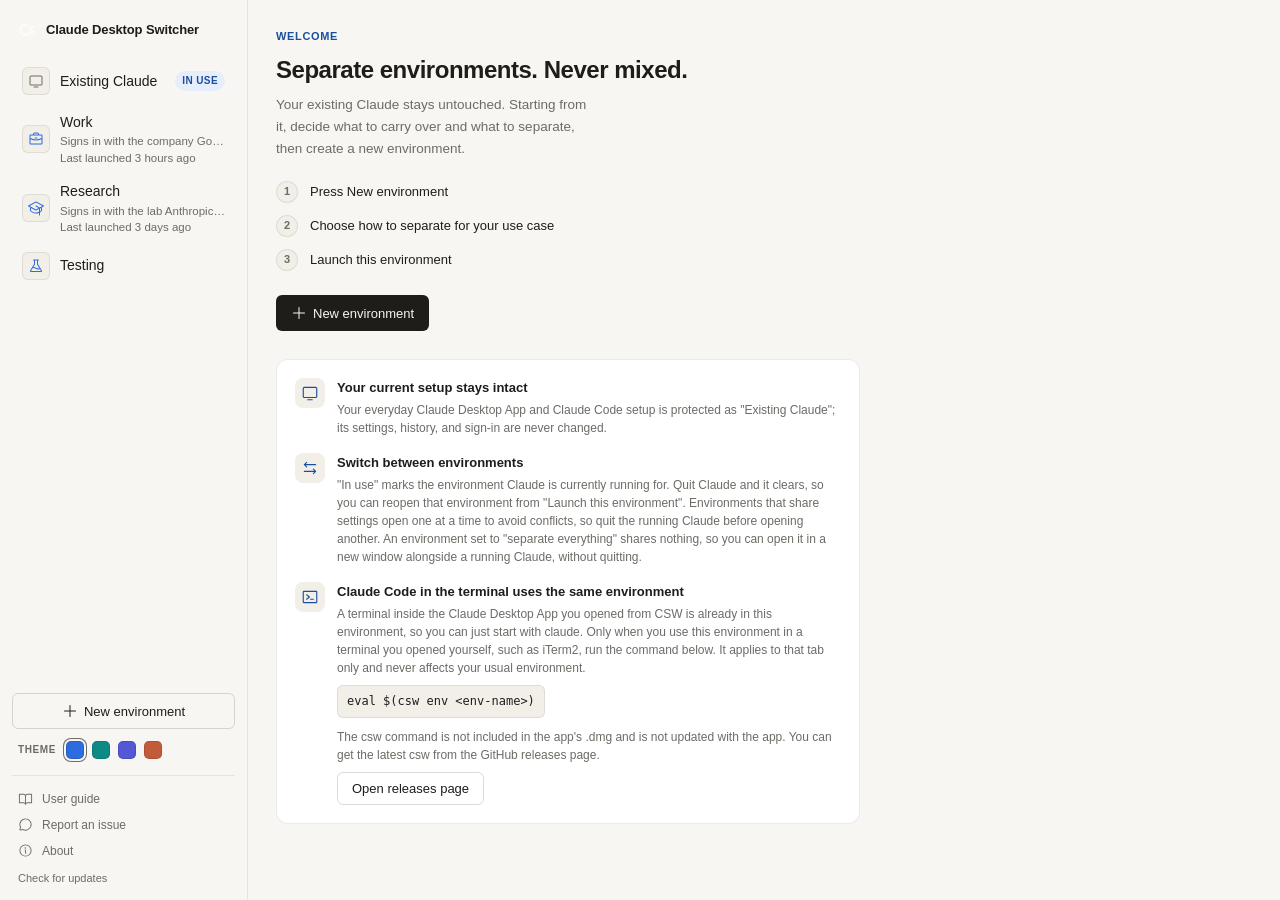
<file: crates/desktop/ui/index.html>
<!DOCTYPE html>
<html lang="ja">
<head>
  <meta charset="UTF-8">
  <meta name="viewport" content="width=device-width, initial-scale=1.0">
  <meta name="color-scheme" content="light dark">
  <title>Claude Desktop Switcher</title>
  <link rel="stylesheet" href="style.css">
</head>
<body>
  <!-- Inline SVG icon sprite (no external icon library: CSP forbids CDN, no bundler) -->
  <!-- Icons: Phosphor (regular weight), MIT License (c) 2023 Phosphor Icons.
       Vendored as a local sprite because the bundled app has no bundler and the
       CSP is default-src 'self' (no CDN). Skill-recommended family over hand-rolled SVG. -->
  <svg width="0" height="0" class="svg-sprite" aria-hidden="true" focusable="false">
    <symbol id="i-monitor" viewBox="0 0 256 256"><path d="M208,40H48A24,24,0,0,0,24,64V176a24,24,0,0,0,24,24H208a24,24,0,0,0,24-24V64A24,24,0,0,0,208,40Zm8,136a8,8,0,0,1-8,8H48a8,8,0,0,1-8-8V64a8,8,0,0,1,8-8H208a8,8,0,0,1,8,8Zm-48,48a8,8,0,0,1-8,8H96a8,8,0,0,1,0-16h64A8,8,0,0,1,168,224Z"/></symbol>
    <symbol id="i-terminal" viewBox="0 0 256 256"><path d="M128,128a8,8,0,0,1-3,6.25l-40,32a8,8,0,1,1-10-12.5L107.19,128,75,102.25a8,8,0,1,1,10-12.5l40,32A8,8,0,0,1,128,128Zm48,24H136a8,8,0,0,0,0,16h40a8,8,0,0,0,0-16Zm56-96V200a16,16,0,0,1-16,16H40a16,16,0,0,1-16-16V56A16,16,0,0,1,40,40H216A16,16,0,0,1,232,56ZM216,200V56H40V200H216Z"/></symbol>
    <symbol id="i-plus" viewBox="0 0 256 256"><path d="M224,128a8,8,0,0,1-8,8H136v80a8,8,0,0,1-16,0V136H40a8,8,0,0,1,0-16h80V40a8,8,0,0,1,16,0v80h80A8,8,0,0,1,224,128Z"/></symbol>
    <symbol id="i-chevron" viewBox="0 0 256 256"><path d="M181.66,133.66l-80,80a8,8,0,0,1-11.32-11.32L164.69,128,90.34,53.66a8,8,0,0,1,11.32-11.32l80,80A8,8,0,0,1,181.66,133.66Z"/></symbol>
    <symbol id="i-copy" viewBox="0 0 256 256"><path d="M216,32H88a8,8,0,0,0-8,8V80H40a8,8,0,0,0-8,8V216a8,8,0,0,0,8,8H168a8,8,0,0,0,8-8V176h40a8,8,0,0,0,8-8V40A8,8,0,0,0,216,32ZM160,208H48V96H160Zm48-48H176V88a8,8,0,0,0-8-8H96V48H208Z"/></symbol>
    <symbol id="i-duplicate" viewBox="0 0 256 256"><path d="M184,64H40a8,8,0,0,0-8,8V216a8,8,0,0,0,8,8H184a8,8,0,0,0,8-8V72A8,8,0,0,0,184,64Zm-8,144H48V80H176ZM224,40V184a8,8,0,0,1-16,0V48H72a8,8,0,0,1,0-16H216A8,8,0,0,1,224,40Z"/></symbol>
    <symbol id="i-trash" viewBox="0 0 256 256"><path d="M216,48H176V40a24,24,0,0,0-24-24H104A24,24,0,0,0,80,40v8H40a8,8,0,0,0,0,16h8V208a16,16,0,0,0,16,16H192a16,16,0,0,0,16-16V64h8a8,8,0,0,0,0-16ZM96,40a8,8,0,0,1,8-8h48a8,8,0,0,1,8,8v8H96Zm96,168H64V64H192ZM112,104v64a8,8,0,0,1-16,0V104a8,8,0,0,1,16,0Zm48,0v64a8,8,0,0,1-16,0V104a8,8,0,0,1,16,0Z"/></symbol>
    <symbol id="i-lock" viewBox="0 0 256 256"><path d="M208,80H176V56a48,48,0,0,0-96,0V80H48A16,16,0,0,0,32,96V208a16,16,0,0,0,16,16H208a16,16,0,0,0,16-16V96A16,16,0,0,0,208,80ZM96,56a32,32,0,0,1,64,0V80H96ZM208,208H48V96H208V208Z"/></symbol>
    <symbol id="i-link" viewBox="0 0 256 256"><path d="M240,88.23a54.43,54.43,0,0,1-16,37L189.25,160a54.27,54.27,0,0,1-38.63,16h-.05A54.63,54.63,0,0,1,96,119.84a8,8,0,0,1,16,.45A38.62,38.62,0,0,0,150.58,160h0a38.39,38.39,0,0,0,27.31-11.31l34.75-34.75a38.63,38.63,0,0,0-54.63-54.63l-11,11A8,8,0,0,1,135.7,59l11-11A54.65,54.65,0,0,1,224,48,54.86,54.86,0,0,1,240,88.23ZM109,185.66l-11,11A38.41,38.41,0,0,1,70.6,208h0a38.63,38.63,0,0,1-27.29-65.94L78,107.31A38.63,38.63,0,0,1,144,135.71a8,8,0,0,0,16,.45A54.86,54.86,0,0,0,144,96a54.65,54.65,0,0,0-77.27,0L32,130.75A54.62,54.62,0,0,0,70.56,224h0a54.28,54.28,0,0,0,38.64-16l11-11A8,8,0,0,0,109,185.66Z"/></symbol>
    <symbol id="i-check" viewBox="0 0 256 256"><path d="M229.66,77.66l-128,128a8,8,0,0,1-11.32,0l-56-56a8,8,0,0,1,11.32-11.32L96,188.69,218.34,66.34a8,8,0,0,1,11.32,11.32Z"/></symbol>
    <symbol id="i-info" viewBox="0 0 256 256"><path d="M128,24A104,104,0,1,0,232,128,104.11,104.11,0,0,0,128,24Zm0,192a88,88,0,1,1,88-88A88.1,88.1,0,0,1,128,216Zm16-40a8,8,0,0,1-8,8,16,16,0,0,1-16-16V128a8,8,0,0,1,0-16,16,16,0,0,1,16,16v40A8,8,0,0,1,144,176ZM112,84a12,12,0,1,1,12,12A12,12,0,0,1,112,84Z"/></symbol>
    <symbol id="i-switch" viewBox="0 0 256 256"><path d="M213.66,181.66l-32,32a8,8,0,0,1-11.32-11.32L188.69,184H48a8,8,0,0,1,0-16H188.69l-18.35-18.34a8,8,0,0,1,11.32-11.32l32,32A8,8,0,0,1,213.66,181.66Zm-139.32-64a8,8,0,0,0,11.32-11.32L67.31,88H208a8,8,0,0,0,0-16H67.31L85.66,53.66A8,8,0,0,0,74.34,42.34l-32,32a8,8,0,0,0,0,11.32Z"/></symbol>
    <symbol id="i-briefcase" viewBox="0 0 256 256"><path d="M216,56H176V48a24,24,0,0,0-24-24H104A24,24,0,0,0,80,48v8H40A16,16,0,0,0,24,72V200a16,16,0,0,0,16,16H216a16,16,0,0,0,16-16V72A16,16,0,0,0,216,56ZM96,48a8,8,0,0,1,8-8h48a8,8,0,0,1,8,8v8H96ZM216,72v41.61A184,184,0,0,1,128,136a184.07,184.07,0,0,1-88-22.38V72Zm0,128H40V131.64A200.19,200.19,0,0,0,128,152a200.25,200.25,0,0,0,88-20.37V200ZM104,112a8,8,0,0,1,8-8h32a8,8,0,0,1,0,16H112A8,8,0,0,1,104,112Z"/></symbol>
    <symbol id="i-user" viewBox="0 0 256 256"><path d="M230.92,212c-15.23-26.33-38.7-45.21-66.09-54.16a72,72,0,1,0-73.66,0C63.78,166.78,40.31,185.66,25.08,212a8,8,0,1,0,13.85,8c18.84-32.56,52.14-52,89.07-52s70.23,19.44,89.07,52a8,8,0,1,0,13.85-8ZM72,96a56,56,0,1,1,56,56A56.06,56.06,0,0,1,72,96Z"/></symbol>
    <symbol id="i-flask" viewBox="0 0 256 256"><path d="M221.69,199.77,160,96.92V40h8a8,8,0,0,0,0-16H88a8,8,0,0,0,0,16h8V96.92L34.31,199.77A16,16,0,0,0,48,224H208a16,16,0,0,0,13.72-24.23ZM110.86,103.25A7.93,7.93,0,0,0,112,99.14V40h32V99.14a7.93,7.93,0,0,0,1.14,4.11L183.36,167c-12,2.37-29.07,1.37-51.75-10.11-15.91-8.05-31.05-12.32-45.22-12.81ZM48,208l28.54-47.58c14.25-1.74,30.31,1.85,47.82,10.72,19,9.61,35,12.88,48,12.88a69.89,69.89,0,0,0,19.55-2.7L208,208Z"/></symbol>
    <symbol id="i-code" viewBox="0 0 256 256"><path d="M69.12,94.15,28.5,128l40.62,33.85a8,8,0,1,1-10.24,12.29l-48-40a8,8,0,0,1,0-12.29l48-40a8,8,0,0,1,10.24,12.3Zm176,27.7-48-40a8,8,0,1,0-10.24,12.3L227.5,128l-40.62,33.85a8,8,0,1,0,10.24,12.29l48-40a8,8,0,0,0,0-12.29ZM162.73,32.48a8,8,0,0,0-10.25,4.79l-64,176a8,8,0,0,0,4.79,10.26A8.14,8.14,0,0,0,96,224a8,8,0,0,0,7.52-5.27l64-176A8,8,0,0,0,162.73,32.48Z"/></symbol>
    <symbol id="i-buildings" viewBox="0 0 256 256"><path d="M240,208H224V96a16,16,0,0,0-16-16H144V32a16,16,0,0,0-24.88-13.32L39.12,72A16,16,0,0,0,32,85.34V208H16a8,8,0,0,0,0,16H240a8,8,0,0,0,0-16ZM208,96V208H144V96ZM48,85.34,128,32V208H48ZM112,112v16a8,8,0,0,1-16,0V112a8,8,0,1,1,16,0Zm-32,0v16a8,8,0,0,1-16,0V112a8,8,0,1,1,16,0Zm0,56v16a8,8,0,0,1-16,0V168a8,8,0,0,1,16,0Zm32,0v16a8,8,0,0,1-16,0V168a8,8,0,0,1,16,0Z"/></symbol>
    <symbol id="i-graduation-cap" viewBox="0 0 256 256"><path d="M251.76,88.94l-120-64a8,8,0,0,0-7.52,0l-120,64a8,8,0,0,0,0,14.12L32,117.87v48.42a15.91,15.91,0,0,0,4.06,10.65C49.16,191.53,78.51,216,128,216a130,130,0,0,0,48-8.76V240a8,8,0,0,0,16,0V199.51a115.63,115.63,0,0,0,27.94-22.57A15.91,15.91,0,0,0,224,166.29V117.87l27.76-14.81a8,8,0,0,0,0-14.12ZM128,200c-43.27,0-68.72-21.14-80-33.71V126.4l76.24,40.66a8,8,0,0,0,7.52,0L176,143.47v46.34C163.4,195.69,147.52,200,128,200Zm80-33.75a97.83,97.83,0,0,1-16,14.25V134.93l16-8.53ZM188,118.94l-.22-.13-56-29.87a8,8,0,0,0-7.52,14.12L171,128l-43,22.93L25,96,128,41.07,231,96Z"/></symbol>
    <symbol id="i-palette" viewBox="0 0 256 256"><path d="M200.77,53.89A103.27,103.27,0,0,0,128,24h-1.07A104,104,0,0,0,24,128c0,43,26.58,79.06,69.36,94.17A32,32,0,0,0,136,192a16,16,0,0,1,16-16h46.21a31.81,31.81,0,0,0,31.2-24.88,104.43,104.43,0,0,0,2.59-24A103.28,103.28,0,0,0,200.77,53.89Zm13,93.71A15.89,15.89,0,0,1,198.21,160H152a32,32,0,0,0-32,32,16,16,0,0,1-21.31,15.07C62.49,194.3,40,164,40,128a88,88,0,0,1,87.09-88h.9a88.35,88.35,0,0,1,88,87.25A88.86,88.86,0,0,1,213.81,147.6ZM140,76a12,12,0,1,1-12-12A12,12,0,0,1,140,76ZM96,100A12,12,0,1,1,84,88,12,12,0,0,1,96,100Zm0,56a12,12,0,1,1-12-12A12,12,0,0,1,96,156Zm88-56a12,12,0,1,1-12-12A12,12,0,0,1,184,100Z"/></symbol>
    <symbol id="i-rocket" viewBox="0 0 256 256"><path d="M152,224a8,8,0,0,1-8,8H112a8,8,0,0,1,0-16h32A8,8,0,0,1,152,224ZM128,112a12,12,0,1,0-12-12A12,12,0,0,0,128,112Zm95.62,43.83-12.36,55.63a16,16,0,0,1-25.51,9.11L158.51,200h-61L70.25,220.57a16,16,0,0,1-25.51-9.11L32.38,155.83a16.09,16.09,0,0,1,3.32-13.71l28.56-34.26a123.07,123.07,0,0,1,8.57-36.67c12.9-32.34,36-52.63,45.37-59.85a16,16,0,0,1,19.6,0c9.34,7.22,32.47,27.51,45.37,59.85a123.07,123.07,0,0,1,8.57,36.67l28.56,34.26A16.09,16.09,0,0,1,223.62,155.83ZM99.43,184h57.14c21.12-37.54,25.07-73.48,11.74-106.88C156.55,47.64,134.49,29,128,24c-6.51,5-28.57,23.64-40.33,53.12C74.36,110.52,78.31,146.46,99.43,184Zm-15,5.85Q68.28,160.5,64.83,132.16L48,152.36,60.36,208l.18-.13ZM208,152.36l-16.83-20.2q-3.42,28.28-19.56,57.69l23.85,18,.18.13Z"/></symbol>
    <symbol id="i-folder" viewBox="0 0 256 256"><path d="M216,72H131.31L104,44.69A15.86,15.86,0,0,0,92.69,40H40A16,16,0,0,0,24,56V200.62A15.4,15.4,0,0,0,39.38,216H216.89A15.13,15.13,0,0,0,232,200.89V88A16,16,0,0,0,216,72ZM40,56H92.69l16,16H40ZM216,200H40V88H216Z"/></symbol>
    <symbol id="i-star" viewBox="0 0 256 256"><path d="M239.18,97.26A16.38,16.38,0,0,0,224.92,86l-59-4.76L143.14,26.15a16.36,16.36,0,0,0-30.27,0L90.11,81.23,31.08,86a16.46,16.46,0,0,0-9.37,28.86l45,38.83L53,211.75a16.38,16.38,0,0,0,24.5,17.82L128,198.49l50.53,31.08A16.4,16.4,0,0,0,203,211.75l-13.76-58.07,45-38.83A16.43,16.43,0,0,0,239.18,97.26Zm-15.34,5.47-48.7,42a8,8,0,0,0-2.56,7.91l14.88,62.8a.37.37,0,0,1-.17.48c-.18.14-.23.11-.38,0l-54.72-33.65a8,8,0,0,0-8.38,0L69.09,215.94c-.15.09-.19.12-.38,0a.37.37,0,0,1-.17-.48l14.88-62.8a8,8,0,0,0-2.56-7.91l-48.7-42c-.12-.1-.23-.19-.13-.5s.18-.27.33-.29l63.92-5.16A8,8,0,0,0,103,91.86l24.62-59.61c.08-.17.11-.25.35-.25s.27.08.35.25L153,91.86a8,8,0,0,0,6.75,4.92l63.92,5.16c.15,0,.24,0,.33.29S224,102.63,223.84,102.73Z"/></symbol>
    <symbol id="i-globe" viewBox="0 0 256 256"><path d="M128,24h0A104,104,0,1,0,232,128,104.12,104.12,0,0,0,128,24Zm88,104a87.61,87.61,0,0,1-3.33,24H174.16a157.44,157.44,0,0,0,0-48h38.51A87.61,87.61,0,0,1,216,128ZM102,168H154a115.11,115.11,0,0,1-26,45A115.27,115.27,0,0,1,102,168Zm-3.9-16a140.84,140.84,0,0,1,0-48h59.88a140.84,140.84,0,0,1,0,48ZM40,128a87.61,87.61,0,0,1,3.33-24H81.84a157.44,157.44,0,0,0,0,48H43.33A87.61,87.61,0,0,1,40,128ZM154,88H102a115.11,115.11,0,0,1,26-45A115.27,115.27,0,0,1,154,88Zm52.33,0H170.71a135.28,135.28,0,0,0-22.3-45.6A88.29,88.29,0,0,1,206.37,88ZM107.59,42.4A135.28,135.28,0,0,0,85.29,88H49.63A88.29,88.29,0,0,1,107.59,42.4ZM49.63,168H85.29a135.28,135.28,0,0,0,22.3,45.6A88.29,88.29,0,0,1,49.63,168Zm98.78,45.6a135.28,135.28,0,0,0,22.3-45.6h35.66A88.29,88.29,0,0,1,148.41,213.6Z"/></symbol>
    <symbol id="i-heart" viewBox="0 0 256 256"><path d="M178,40c-20.65,0-38.73,8.88-50,23.89C116.73,48.88,98.65,40,78,40a62.07,62.07,0,0,0-62,62c0,70,103.79,126.66,108.21,129a8,8,0,0,0,7.58,0C136.21,228.66,240,172,240,102A62.07,62.07,0,0,0,178,40ZM128,214.8C109.74,204.16,32,155.69,32,102A46.06,46.06,0,0,1,78,56c19.45,0,35.78,10.36,42.6,27a8,8,0,0,0,14.8,0c6.82-16.67,23.15-27,42.6-27a46.06,46.06,0,0,1,46,46C224,155.61,146.24,204.15,128,214.8Z"/></symbol>
    <symbol id="i-wrench" viewBox="0 0 256 256"><path d="M226.76,69a8,8,0,0,0-12.84-2.88l-40.3,37.19-17.23-3.7-3.7-17.23,37.19-40.3A8,8,0,0,0,187,29.24,72,72,0,0,0,88,96,72.34,72.34,0,0,0,94,124.94L33.79,177c-.15.12-.29.26-.43.39a32,32,0,0,0,45.26,45.26c.13-.13.27-.28.39-.42L131.06,162A72,72,0,0,0,232,96,71.56,71.56,0,0,0,226.76,69ZM160,152a56.14,56.14,0,0,1-27.07-7,8,8,0,0,0-9.92,1.77L67.11,211.51a16,16,0,0,1-22.62-22.62L109.18,133a8,8,0,0,0,1.77-9.93,56,56,0,0,1,58.36-82.31l-31.2,33.81a8,8,0,0,0-1.94,7.1L141.83,108a8,8,0,0,0,6.14,6.14l26.35,5.66a8,8,0,0,0,7.1-1.94l33.81-31.2A56.06,56.06,0,0,1,160,152Z"/></symbol>
    <symbol id="i-lightbulb" viewBox="0 0 256 256"><path d="M176,232a8,8,0,0,1-8,8H88a8,8,0,0,1,0-16h80A8,8,0,0,1,176,232Zm40-128a87.55,87.55,0,0,1-33.64,69.21A16.24,16.24,0,0,0,176,186v6a16,16,0,0,1-16,16H96a16,16,0,0,1-16-16v-6a16,16,0,0,0-6.23-12.66A87.59,87.59,0,0,1,40,104.49C39.74,56.83,78.26,17.14,125.88,16A88,88,0,0,1,216,104Zm-16,0a72,72,0,0,0-73.74-72c-39,.92-70.47,33.39-70.26,72.39a71.65,71.65,0,0,0,27.64,56.3A32,32,0,0,1,96,186v6h64v-6a32.15,32.15,0,0,1,12.47-25.35A71.65,71.65,0,0,0,200,104Zm-16.11-9.34a57.6,57.6,0,0,0-46.56-46.55,8,8,0,0,0-2.66,15.78c16.57,2.79,30.63,16.85,33.44,33.45A8,8,0,0,0,176,104a9,9,0,0,0,1.35-.11A8,8,0,0,0,183.89,94.66Z"/></symbol>
    <symbol id="i-book-open" viewBox="0 0 256 256"><path d="M232,48H160a40,40,0,0,0-32,16A40,40,0,0,0,96,48H24a8,8,0,0,0-8,8V200a8,8,0,0,0,8,8H96a24,24,0,0,1,24,24,8,8,0,0,0,16,0,24,24,0,0,1,24-24h72a8,8,0,0,0,8-8V56A8,8,0,0,0,232,48ZM96,192H32V64H96a24,24,0,0,1,24,24V200A39.81,39.81,0,0,0,96,192Zm128,0H160a39.81,39.81,0,0,0-24,8V88a24,24,0,0,1,24-24h64Z"/></symbol>
    <symbol id="i-chat-circle" viewBox="0 0 256 256"><path d="M128,24A104,104,0,0,0,36.18,176.88L24.83,210.93a16,16,0,0,0,20.24,20.24l34.05-11.35A104,104,0,1,0,128,24Zm0,192a87.87,87.87,0,0,1-44.06-11.81,8,8,0,0,0-6.54-.67L40,216,52.47,178.6a8,8,0,0,0-.66-6.54A88,88,0,1,1,128,216Z"/></symbol>
  </svg>

  <div class="app">
    <!-- Left sidebar -->
    <aside class="sidebar">
      <div class="wordmark">
        <img src="logo.png" alt="" class="wordmark-mark">
        <span class="wordmark-text">Claude Desktop Switcher</span>
      </div>

      <!-- One environment rail. "既存の Claude" (the untouched baseline / default)
           is rendered by renderSidebar() as the pinned first row, selectable like
           any other environment — not a separate card. -->
      <nav class="sidebar-section" aria-label="環境一覧">
        <ul class="profile-list" id="profileList"></ul>
      </nav>

      <div class="sidebar-spacer"></div>

      <button type="button" class="btn btn-ghost sidebar-create" id="btnCreate">
        <svg class="icon"><use href="#i-plus"/></svg>
        <span>環境を作る</span>
      </button>

      <!-- Accent theme picker (persisted in localStorage; default blue) -->
      <div class="theme-picker" id="themePicker" role="group" aria-label="テーマカラー">
        <span class="theme-picker-label">テーマ</span>
        <button type="button" class="theme-dot" data-accent="blue" aria-label="ブルー"></button>
        <button type="button" class="theme-dot" data-accent="teal" aria-label="ティール"></button>
        <button type="button" class="theme-dot" data-accent="indigo" aria-label="インディゴ"></button>
        <button type="button" class="theme-dot" data-accent="claude" aria-label="テラコッタ"></button>
      </div>

      <!-- Quiet footer. External links open in the default browser via the Rust
           open_url command; CSW itself never makes network requests. A button
           with data-url-en opens that URL instead when the UI is in English. -->
      <nav class="sidebar-footer" aria-label="ヘルプ">
        <button type="button" class="footer-link" data-url="https://github.com/matsumotory/claude-desktop-switcher/blob/main/docs/USER_GUIDE.md" data-url-en="https://github.com/matsumotory/claude-desktop-switcher/blob/main/docs/USER_GUIDE_EN.md">
          <svg class="icon"><use href="#i-book-open"/></svg><span>ユーザーガイド</span>
        </button>
        <button type="button" class="footer-link" data-url="https://github.com/matsumotory/claude-desktop-switcher/issues">
          <svg class="icon"><use href="#i-chat-circle"/></svg><span>問題を報告</span>
        </button>
        <button type="button" class="footer-link" id="btnAbout">
          <svg class="icon"><use href="#i-info"/></svg><span>このアプリについて</span>
        </button>
        <div class="footer-meta">
          <span class="footer-version" id="appVersion"></span>
          <button type="button" class="footer-link footer-update" data-url="https://github.com/matsumotory/claude-desktop-switcher/releases">更新を確認</button>
        </div>
      </nav>
    </aside>

    <!-- Right pane: one of empty / detail / create is visible -->
    <main class="pane">
      <!-- Leftover installer disk image prompt (SPECIFICATION.md §5.A). Shown on
           launch only when a CSW .dmg is still mounted and the app is not running
           from it. "あとで" hides it for this session only. -->
      <div class="dmg-banner" id="dmgBanner" hidden>
        <p class="dmg-banner-text" data-en="The installer disk image is still mounted. Eject it now?">インストール用のディスクイメージがマウントされたままです。<span class="dmg-banner-q">取り出しますか？</span></p>
        <div class="dmg-banner-actions">
          <button type="button" class="btn btn-ghost" id="btnDmgLater">あとで</button>
          <button type="button" class="btn btn-primary" id="btnDmgEject">取り出す</button>
        </div>
      </div>

      <!-- Update-takeover notice: text and the switch button are built at
           runtime with T() because they embed the environment name. -->
      <div class="takeover-banner" id="takeoverBanner" hidden>
        <p class="dmg-banner-text" id="takeoverText"></p>
        <div class="dmg-banner-actions">
          <button type="button" class="btn btn-ghost" id="btnTakeoverClose">閉じる</button>
        </div>
      </div>

      <!-- Reopen the previously-open set. The text lists the actual environment
           names, so it is built at runtime with T(). -->
      <div class="takeover-banner" id="reopenBanner" hidden>
        <p class="dmg-banner-text" id="reopenText"></p>
        <div class="dmg-banner-actions">
          <button type="button" class="btn btn-ghost" id="btnReopenClose">閉じる</button>
          <button type="button" class="btn btn-primary" id="btnReopen">開き直す</button>
        </div>
      </div>

      <!-- (a) Empty / welcome -->
      <section class="view" id="viewEmpty">
        <div class="view-main">
          <div class="view-scroll" id="emptyScroll">
            <div class="view-pad">
              <div class="empty" id="emptyFirstRun" hidden>
                <p class="empty-eyebrow">はじめまして</p>
              </div>
              <h1 class="empty-title">環境を分けて、混ぜない。</h1>
              <p class="empty-lead">既存のClaudeはそのまま。そこを基準に、何を引き継ぎ何を分けるかを決めて、新しい環境を作ります。</p>

              <ol class="steps">
                <li class="step"><span class="step-num">1</span><span class="step-text" data-en="Press New environment"><strong>環境を作る</strong>を押す</span></li>
                <li class="step"><span class="step-num">2</span><span class="step-text" data-en="Choose how to separate for your use case">用途に合わせて<strong>分け方</strong>を選ぶ</span></li>
                <li class="step"><span class="step-num">3</span><span class="step-text" data-en="Launch this environment">この環境を起動する</span></li>
              </ol>

              <button type="button" class="btn btn-primary" id="btnCreateEmpty">
                <svg class="icon"><use href="#i-plus"/></svg>
                <span>環境を作る</span>
              </button>

              <div class="firstrun" id="firstRunExtra" hidden>
                <div class="firstrun-card">
                  <div class="firstrun-row">
                    <span class="firstrun-icon"><svg class="icon"><use href="#i-monitor"/></svg></span>
                    <div>
                      <p class="firstrun-head">いまの環境はそのまま残ります</p>
                      <p class="firstrun-body">あなたが普段使っているClaudeデスクトップアプリとClaude Codeの環境は「既存のClaude」として保護され、設定・履歴・ログインは変更されません。</p>
                    </div>
                  </div>
                  <div class="firstrun-row">
                    <span class="firstrun-icon"><svg class="icon"><use href="#i-switch"/></svg></span>
                    <div>
                      <p class="firstrun-head">環境を切り替えて使えます</p>
                      <p class="firstrun-body">「利用中」は、いまClaudeが起動している環境です。Claudeを終了すれば「利用中」は外れ、その環境はまた「この環境を起動」から開き直せます。設定を共有する環境は衝突を防ぐため一度に1つずつ開くので、別の環境を開くときは先に起動中のClaudeを終了します。「すべて分ける」で作った環境は何も共有しないので、起動中のClaudeを終了せず、新しいウィンドウで並べて開けます。</p>
                    </div>
                  </div>
                  <div class="firstrun-row">
                    <span class="firstrun-icon"><svg class="icon"><use href="#i-terminal"/></svg></span>
                    <div>
                      <p class="firstrun-head">ターミナルのClaude Codeも同じ環境で使えます</p>
                      <p class="firstrun-body" data-en="A terminal inside the Claude Desktop App you opened from CSW is already in this environment, so you can just start with claude. Only when you use this environment in a terminal you opened yourself, such as iTerm2, run the command below. It applies to that tab only and never affects your usual environment.">CSWから開いたClaudeデスクトップアプリの中のターミナルは、最初からこの環境なので、そのまま<code>claude</code>で始められます。自分で別に開いたiTerm2などのターミナルでこの環境を使うときは、次のコマンドを実行します。この指定はそのタブだけに効き、普段の環境には影響しません。</p>
                      <code class="code-line" data-en="eval $(csw env &lt;env-name&gt;)">eval $(csw env &lt;環境名&gt;)</code>
                      <!-- csw is a separate release asset, not in the .dmg. Same
                           URL as the footer's update check. -->
                      <div class="csw-get">
                        <p class="firstrun-body">cswコマンドはアプリの.dmgに含まれておらず、アプリを更新しても更新されません。GitHubのリリースページから最新のcswを入手できます。</p>
                        <button type="button" class="btn btn-ghost" data-url="https://github.com/matsumotory/claude-desktop-switcher/releases">リリースページを開く</button>
                      </div>
                    </div>
                  </div>
                </div>
              </div>
            </div>
          </div>
          <div class="view-fade" id="emptyFade" hidden></div>
        </div>
      </section>

      <!-- (b) Detail -->
      <section class="view" id="viewDetail" hidden>
        <div class="view-main">
          <div class="view-scroll" id="detailScroll">
            <div class="view-pad" id="detailContent"></div>
          </div>
          <div class="view-fade" id="detailFade" hidden></div>
        </div>
        <div class="view-footer" id="detailFooter"></div>
      </section>

      <!-- (c) Create sheet -->
      <section class="view" id="viewCreate" hidden>
        <div class="view-main">
          <div class="view-scroll" id="createScroll">
            <div class="view-pad">
              <h1 class="view-title">新しい環境を作る</h1>

              <div class="field">
                <label class="field-label" for="inputName">名前</label>
                <input type="text" id="inputName" class="input" placeholder="例：仕事用、検証用" autocomplete="off" spellcheck="false">
                <p class="field-error" id="nameError" hidden></p>
              </div>

              <div class="field">
                <span class="field-label">アイコン（任意）</span>
                <div class="icon-picker" id="iconPicker" role="radiogroup" aria-label="アイコンを選ぶ"></div>
              </div>

              <div class="field">
                <label class="field-label" for="inputNote">メモ（任意）</label>
                <input type="text" id="inputNote" class="input" placeholder="例：仕事用。会社のGoogleアカウントでサインイン" autocomplete="off" spellcheck="false" maxlength="200">
              </div>

              <div class="field">
                <span class="field-label">既存のClaudeから、どう分けますか？</span>
                <p class="share-basis">どのモードでも、サインインするアカウントは環境ごとに分かれます。課金や利用量はそのアカウントにひも付きます。違いは、会話・メモリ・設定をどこまで引き継ぐかです。</p>
                <p class="note-card create-notice" id="createNotice" hidden></p>
                <div class="mode-cards" role="radiogroup" aria-label="分け方">
                  <label class="mode-card">
                    <input type="radio" name="mode" value="share_workspace">
                    <span class="mode-card-body">
                      <span class="mode-card-icon"><svg class="icon"><use href="#i-duplicate"/></svg></span>
                      <span class="mode-card-main">
                        <span class="mode-card-head">アカウントだけ分ける</span>
                        <span class="mode-card-desc">会話履歴も自動メモリも、共通ルールやスキルもそのまま引き継ぎます。分けるのは課金アカウントだけなので、研究と開発で利用量を分けつつ作業を続けられます。</span>
                        <span class="mode-card-preview">
                          <span class="prev"><span class="prev-k">会話・メモリ</span><span class="prev-v">共有</span></span>
                          <span class="prev"><span class="prev-k">アカウント</span><span class="prev-v">分離</span></span>
                        </span>
                      </span>
                      <span class="mode-card-check"><svg class="icon"><use href="#i-check"/></svg></span>
                    </span>
                  </label>

                  <label class="mode-card">
                    <input type="radio" name="mode" value="share_settings">
                    <span class="mode-card-body">
                      <span class="mode-card-icon"><svg class="icon"><use href="#i-link"/></svg></span>
                      <span class="mode-card-main">
                        <span class="mode-card-head">会話とメモリも分ける</span>
                        <span class="mode-card-desc">共通ルール・スキル・プラグインとツール権限は引き継ぎ、会話履歴と自動メモリはこの環境だけにします。慣れた設定はそのままに、用途ごとに会話を分けたいときに向いています。</span>
                        <span class="mode-card-preview">
                          <span class="prev"><span class="prev-k">会話・メモリ</span><span class="prev-v">分離</span></span>
                          <span class="prev"><span class="prev-k">ルール・設定</span><span class="prev-v">共有</span></span>
                        </span>
                      </span>
                      <span class="mode-card-check"><svg class="icon"><use href="#i-check"/></svg></span>
                    </span>
                  </label>

                  <label class="mode-card">
                    <input type="radio" name="mode" value="isolate" checked>
                    <span class="mode-card-body">
                      <span class="mode-card-icon"><svg class="icon"><use href="#i-lock"/></svg></span>
                      <span class="mode-card-main">
                        <span class="mode-card-head">すべて分ける<span class="tag-recommend">推奨</span></span>
                        <span class="mode-card-desc">ルールも設定も会話履歴もメモリも、何も引き継がずにまっさらな環境を作ります。既存のClaudeには一切触れないので、案件やクライアント、仕事と個人を完全に分けられます。</span>
                        <span class="mode-card-preview">
                          <span class="prev"><span class="prev-k">設定・会話</span><span class="prev-v">分離</span></span>
                          <span class="prev"><span class="prev-k">アカウント</span><span class="prev-v">分離</span></span>
                        </span>
                      </span>
                      <span class="mode-card-check"><svg class="icon"><use href="#i-check"/></svg></span>
                    </span>
                  </label>
                </div>
              </div>

              <div class="advanced">
                <button type="button" class="advanced-toggle" id="advancedToggle" aria-expanded="false" aria-controls="advancedPanel">
                  <svg class="icon advanced-chevron"><use href="#i-chevron"/></svg>
                  <span>項目ごとに詳しく設定する</span>
                </button>
                <div class="advanced-panel" id="advancedPanel">
                  <div class="advanced-inner">
                    <div class="advanced-head">
                      <span class="advanced-state" id="advancedState">モードの既定どおり</span>
                      <button type="button" class="link-reset" id="advancedReset" hidden>モードの既定に戻す</button>
                    </div>
                    <div id="advancedGroups"></div>
                  </div>
                </div>
              </div>
            </div>
          </div>
          <div class="view-fade" id="createFade" hidden></div>
        </div>
        <div class="view-footer" id="createFooter"></div>
      </section>
    </main>
  </div>

  <div class="toast-area" id="toastArea" aria-live="polite" aria-atomic="false"></div>

  <script src="main.js"></script>
</body>
</html>
</file>
<file: docs/style.css>
/* docs/style.css - TasteSkill Dark Tech Aesthetic */
:root {
    --bg-base: #09090b; /* zinc-950 */
    --bg-surface: #18181b; /* zinc-900 */
    --bg-surface-hover: #27272a; /* zinc-800 */
    --border-color: #27272a;
    --text-primary: #f4f4f5; /* zinc-100 */
    --text-secondary: #a1a1aa; /* zinc-400 */
    --accent: #2563eb; /* blue-600 */
    --accent-hover: #1d4ed8; /* blue-700 */
}

* {
    margin: 0;
    padding: 0;
    box-sizing: border-box;
    -webkit-font-smoothing: antialiased;
}

body {
    font-family: 'Outfit', -apple-system, sans-serif;
    background-color: var(--bg-base);
    color: var(--text-primary);
    line-height: 1.5;
}

.container {
    max-width: 1200px;
    margin: 0 auto;
    padding: 0 24px;
}

/* Header */
.site-header {
    border-bottom: 1px solid var(--border-color);
    background: var(--bg-base);
    position: sticky;
    top: 0;
    z-index: 50;
}

.header-container {
    display: flex;
    justify-content: space-between;
    align-items: center;
    height: 72px;
}

.logo {
    display: flex;
    align-items: center;
    gap: 12px;
    font-weight: 600;
}

.logo-mark {
    width: 16px;
    height: 16px;
    background: var(--accent);
    border-radius: 4px;
}

.nav-links {
    display: flex;
    gap: 24px;
    align-items: center;
}

.nav-links a:not(.btn) {
    color: var(--text-secondary);
    text-decoration: none;
    font-size: 0.95rem;
    transition: color 0.2s;
}

.nav-links a:not(.btn):hover {
    color: var(--text-primary);
}

.lang-toggle {
    display: inline-flex;
    align-items: center;
    gap: 4px;
    font-size: 0.9rem;
    color: var(--text-secondary);
}

.lang-toggle a {
    color: var(--text-secondary);
    text-decoration: none;
}

.active-lang {
    color: var(--text-primary);
    font-weight: 600;
}

/* Buttons */
.btn {
    display: inline-flex;
    align-items: center;
    justify-content: center;
    padding: 10px 20px;
    font-size: 0.95rem;
    font-weight: 500;
    border-radius: 6px;
    text-decoration: none;
    transition: all 0.2s;
    cursor: pointer;
}

.btn-primary {
    background: var(--text-primary);
    color: var(--bg-base);
}

.btn-primary:hover {
    background: #e4e4e7;
    transform: translateY(-1px);
}

.btn-secondary {
    background: var(--bg-surface);
    color: var(--text-primary);
    border: 1px solid var(--border-color);
}

.btn-secondary:hover {
    background: var(--bg-surface-hover);
}

.btn-ghost {
    background: transparent;
    color: var(--text-primary);
}

.btn-ghost:hover {
    background: var(--bg-surface);
}

/* Split-screen Hero */
.hero {
    display: grid;
    grid-template-columns: 1fr 1fr;
    gap: 48px;
    align-items: center;
    padding-top: 96px;
    padding-bottom: 96px;
}

.headline {
    font-size: 3.5rem;
    line-height: 1.1;
    font-weight: 600;
    letter-spacing: -0.02em;
    margin-bottom: 24px;
}

.text-nowrap {
    display: inline-block;
}.subtext {
    font-size: 1.125rem;
    color: var(--text-secondary);
    max-width: 480px;
    margin-bottom: 40px;
}

.button-group {
    display: flex;
    gap: 16px;
}

.visual-frame {
    border: 1px solid var(--border-color);
    border-radius: 12px;
    overflow: hidden;
    background: var(--bg-surface);
}

.hero-image {
    width: 100%;
    height: auto;
    display: block;
}

/* Features Bento */
.features {
    padding-bottom: 96px;
}

.features-grid {
    display: grid;
    grid-template-columns: 2fr 1fr;
    grid-template-rows: auto auto;
    gap: 24px;
}

.feature-cell {
    background: var(--bg-surface);
    border: 1px solid var(--border-color);
    border-radius: 12px;
    overflow: hidden;
    display: flex;
    flex-direction: column;
}

.cell-large {
    grid-row: span 2;
}

.cell-content {
    padding: 32px;
}

.cell-content h2 {
    font-size: 1.5rem;
    margin-bottom: 12px;
    font-weight: 500;
}

.cell-content p {
    color: var(--text-secondary);
}

.feature-img {
    width: 100%;
    margin-top: auto;
    border-top: 1px solid var(--border-color);
}

.feature-img-small {
    width: 100%;
    opacity: 0.8;
}

.dark-accent {
    background: var(--bg-base);
    border-color: var(--border-color);
}

/* Workflow Stack */
.workflow {
    padding-bottom: 120px;
    display: grid;
    grid-template-columns: 1fr 2fr;
    gap: 64px;
}

.workflow-header h2 {
    font-size: 2rem;
    margin-bottom: 16px;
    font-weight: 500;
}

.workflow-header p {
    color: var(--text-secondary);
}

.step-item {
    display: flex;
    gap: 32px;
    padding: 32px 0;
}

.border-top {
    border-top: 1px solid var(--border-color);
}

.step-num {
    font-family: monospace;
    color: var(--text-secondary);
    font-size: 1.25rem;
}

.step-body h3 {
    font-size: 1.25rem;
    margin-bottom: 8px;
    font-weight: 500;
}

.step-body p {
    color: var(--text-secondary);
}

/* User Guide */
.guide {
    padding-bottom: 120px;
}

.guide-header {
    margin-bottom: 48px;
    border-bottom: 1px solid var(--border-color);
    padding-bottom: 24px;
}

.guide-header h2 {
    font-size: 2rem;
    margin-bottom: 16px;
    font-weight: 500;
}

.guide-header p {
    color: var(--text-secondary);
}

.guide-grid {
    display: grid;
    grid-template-columns: repeat(3, 1fr);
    gap: 24px;
}

.guide-card {
    background: var(--bg-surface);
    border: 1px solid var(--border-color);
    border-radius: 12px;
    padding: 32px;
    transition: transform 0.3s ease, border-color 0.3s ease;
}

.guide-card:hover {
    transform: translateY(-4px);
    border-color: var(--accent);
}

.guide-icon {
    font-family: monospace;
    font-size: 1.5rem;
    color: var(--accent);
    margin-bottom: 24px;
    font-weight: 600;
}

.guide-card h3 {
    font-size: 1.25rem;
    font-weight: 500;
    margin-bottom: 12px;
    color: var(--text-primary);
}

.guide-card p {
    color: var(--text-secondary);
    line-height: 1.6;
    font-size: 0.95rem;
}

/* Footer */
.site-footer {
    border-top: 1px solid var(--border-color);
    padding: 48px 24px;
    color: var(--text-secondary);
    font-size: 0.875rem;
    display: flex;
    justify-content: space-between;
    align-items: flex-end;
}

.footer-left p {
    margin-bottom: 4px;
}

.author-link {
    color: var(--text-primary);
    text-decoration: underline;
    text-decoration-color: var(--border-color);
    text-underline-offset: 4px;
    transition: text-decoration-color 0.2s;
}

.author-link:hover {
    text-decoration-color: var(--accent);
}

/* Animations */
.fade-in {
    opacity: 0;
    transform: translateY(20px);
    transition: opacity 0.6s ease, transform 0.6s ease;
}

.fade-in.visible {
    opacity: 1;
    transform: translateY(0);
}

.delay-1 { transition-delay: 0.1s; }
.delay-2 { transition-delay: 0.2s; }

/* Responsive */
@media (max-width: 900px) {
    .hero {
        grid-template-columns: 1fr;
        padding-top: 64px;
    }
    .features-grid {
        grid-template-columns: 1fr;
    }
    .workflow {
        grid-template-columns: 1fr;
        gap: 32px;
    }
    .guide-grid {
        grid-template-columns: 1fr;
    }
    .site-footer {
        flex-direction: column;
        gap: 16px;
    }
}
</file>
<file: website/style.css>
/* docs/style.css - TasteSkill Dark Tech Aesthetic */
:root {
    --bg-base: #050505; /* Deep OLED black */
    --bg-surface: #0a0a0a;
    --bg-surface-hover: rgba(255, 255, 255, 0.04);
    --border-color: rgba(255, 255, 255, 0.12); /* Increased for better structural contrast */
    --text-primary: #ffffff;
    --text-secondary: #a1a1aa; /* Increased from #888 for WCAG AA+ readability */
    --accent: #ffffff;
    --accent-hover: #e5e5e5;
    
    --spring-easing: cubic-bezier(0.32, 0.72, 0, 1);
    --spring-duration: 0.8s;
}

* {
    margin: 0;
    padding: 0;
    box-sizing: border-box;
    -webkit-font-smoothing: antialiased;
}

body {
    font-family: 'Outfit', -apple-system, BlinkMacSystemFont, "Segoe UI", sans-serif;
    background-color: var(--bg-base);
    color: var(--text-primary);
    line-height: 1.5;
    overflow-x: hidden;
}

/* The header is sticky (72px tall + 1px border). Offset in-page anchor jumps so a
   section heading lands below it instead of behind it. scroll-margin-top on the
   targets is the robust, scroll-container-independent mechanism; scroll-padding-top
   on <html> is kept as a fallback. */
html {
    scroll-padding-top: 88px;
}

section[id] {
    scroll-margin-top: 88px;
}

html[lang="ja"] body {
    font-family: 'Outfit', 'Helvetica Neue', 'Hiragino Sans', 'Hiragino Kaku Gothic ProN', 'Noto Sans JP', Meiryo, sans-serif;
    line-height: 1.8;
    word-break: auto-phrase;
    word-break: normal;
    overflow-wrap: break-word;
    font-size: 1rem; /* Match the EN base (16px) so JA/EN read at the same scale */
    letter-spacing: 0.03em;
}

.container {
    max-width: 1200px;
    margin: 0 auto;
    padding: 0 24px;
}

/* Header */
.site-header {
    border-bottom: 1px solid var(--border-color);
    background: var(--bg-base);
    position: sticky;
    top: 0;
    z-index: 50;
}

.header-container {
    display: flex;
    justify-content: space-between;
    align-items: center;
    height: 72px;
}

.logo {
    display: flex;
    align-items: center;
    gap: 12px;
    font-weight: 600;
}

.logo-mark {
    width: 16px;
    height: 16px;
    background: var(--accent);
    border-radius: 4px;
}

.nav-links {
    display: flex;
    gap: 24px;
    align-items: center;
}

.nav-links a:not(.btn) {
    color: var(--text-secondary);
    text-decoration: none;
    font-size: 0.95rem;
    transition: color 0.2s;
}

.nav-links a:not(.btn):hover {
    color: var(--text-primary);
}

/* Mobile nav toggle (hamburger) — hidden on desktop, shown under 768px. */
.nav-toggle {
    display: none;
    position: relative;
    width: 40px;
    height: 40px;
    margin: 0;
    padding: 0;
    border: none;
    background: transparent;
    cursor: pointer;
    -webkit-tap-highlight-color: transparent;
    z-index: 61;
}
.nav-toggle-bar {
    position: absolute;
    left: 9px;
    right: 9px;
    height: 1.5px;
    background: var(--text-primary);
    border-radius: 2px;
    transition: transform 0.4s var(--spring-easing), opacity 0.25s ease;
}
.nav-toggle-bar:nth-child(1) { top: 15px; }
.nav-toggle-bar:nth-child(2) { top: 23px; }
body.nav-open .nav-toggle-bar:nth-child(1) { transform: translateY(4px) rotate(45deg); }
body.nav-open .nav-toggle-bar:nth-child(2) { transform: translateY(-4px) rotate(-45deg); }

@media (prefers-reduced-motion: reduce) {
    .nav-toggle-bar,
    .nav-links,
    .nav-links > * {
        transition-duration: 0.001s;
    }
}

.lang-toggle {
    display: inline-flex;
    align-items: center;
    gap: 4px;
    font-size: 0.9rem;
    color: var(--text-secondary);
}

.lang-toggle a {
    color: var(--text-secondary);
    text-decoration: none;
}

.active-lang {
    color: var(--text-primary);
    font-weight: 600;
}

/* Buttons */
.btn {
    display: inline-flex;
    align-items: center;
    justify-content: center;
    padding: 14px 32px; /* Increased hit area */
    font-size: 1.05rem; /* Increased button text */
    font-weight: 500;
    border-radius: 9999px; /* Pill */
    text-decoration: none;
    transition: transform var(--spring-duration) var(--spring-easing), 
                background-color 0.2s ease, 
                border-color 0.2s ease,
                color 0.2s ease;
    cursor: pointer;
    gap: 8px;
    /* CTA labels must never wrap mid-word (design-taste-frontend: CTA Button Wrap Ban).
       flex-shrink:0 keeps each pill at its intrinsic width instead of being squeezed
       by the hero text column; the group wraps to a second row if both don't fit. */
    white-space: nowrap;
    flex-shrink: 0;
}

.btn:active {
    transform: scale(0.98);
}

.btn-primary {
    background: var(--text-primary);
    color: var(--bg-base);
    border: 1px solid transparent;
}

.btn-primary:hover {
    background: #e4e4e7;
    transform: translateY(-2px);
}

.btn-secondary {
    background: transparent;
    color: var(--text-primary);
    border: 1px solid var(--border-color);
}

.btn-secondary:hover {
    background: rgba(255, 255, 255, 0.05);
    border-color: rgba(255, 255, 255, 0.2);
    transform: translateY(-2px);
}

.btn-ghost {
    background: transparent;
    color: var(--text-primary);
}

.btn-ghost:hover {
    background: var(--bg-surface);
}

/* Split-screen Hero */
.hero {
    display: grid;
    grid-template-columns: 1fr 1fr;
    /* Central breathing room between the text column and the visual. Scales with
       the viewport so the split never reads cramped (design-taste-frontend L210
       asymmetric white-space / L612 clean margins). */
    gap: clamp(48px, 5.5vw, 88px);
    align-items: center;
    padding-top: 96px;
    padding-bottom: 96px;
}

/* Grid items default to min-width:auto, which refuses to shrink below the hero
   image's intrinsic width and overflows narrow viewports (the image then drags
   the whole layout wider than the screen, so headline/subtext stop aligning).
   min-width:0 lets the 1fr tracks shrink; the image is capped to its frame. */
.hero-text,
.hero-visual {
    min-width: 0;
}

.headline {
    font-size: 4.5rem; /* Increased */
    line-height: 1.05;
    font-weight: 600;
    letter-spacing: -0.04em;
    margin-bottom: 24px;
}

html[lang="ja"] .headline {
    /* JP hero headline. The single 文節 boundary is broken by a static <wbr> in the
       markup (deterministic 2 lines in every browser). word-break:auto-phrase adds a
       native 文節-aware break on Chromium; line-break:strict enforces kinsoku so 。
       never starts a line; overflow-wrap guards ultra-narrow widths. Sized smaller
       than the EN hero because CJK glyphs are denser — that, with the forced 文節
       break, yields a clean 2 lines instead of an over-wrapped 3. No comma: the line
       break itself supplies the pause. See skill japanese-typography-qa. */
    font-size: clamp(1.625rem, 1.1rem + 2vw, 2.375rem); /* 26 -> 38px */
    line-height: 1.35;
    letter-spacing: 0.04em;
    word-break: auto-phrase;
    line-break: strict;
    overflow-wrap: anywhere;
    font-feature-settings: "palt" 1;
    text-wrap: wrap; /* not balance — balance splits JP mid-文節 (survey) */
}

/* ── Japanese type scale ────────────────────────────────────────────────
   One modular scale (1.2 minor third) anchored at the 38px hero; every JA
   heading steps DOWN from it so none can out-shout the hero (the earlier bug:
   a 52px section h2 above a 38px hero h1). Tiers: statement 32 / section 26 /
   card 22 / lead 18 / body-lg 17. JA headings break at 文節 (word-break:
   auto-phrase) with kinsoku (line-break:strict) and never use text-wrap:balance.
   See skill japanese-typography-qa. */
html[lang="ja"] .feature-intro p,
html[lang="ja"] .usecases-header p,
html[lang="ja"] .faq-header p,
html[lang="ja"] .screens-header p {
    font-size: 1.125rem; /* lead — 18px */
    line-height: 1.8;
}
html[lang="ja"] .cell-content h2,
html[lang="ja"] .usecase-title,
html[lang="ja"] .step-body h3,
html[lang="ja"] .guide-card h3 {
    font-size: 1.375rem; /* card title — 22px */
    line-height: 1.5;
}
html[lang="ja"] .workflow-header h2,
html[lang="ja"] .guide-header h2 {
    font-size: 1.625rem; /* section header — 26px */
    line-height: 1.4;
}
html[lang="ja"] .cell-content p,
html[lang="ja"] .step-body p {
    font-size: 1.0625rem; /* dense body — 17px */
    line-height: 1.8;
}
/* JA heading wrapping: 文節-aware, kinsoku on, balance off */
html[lang="ja"] .feature-intro h2,
html[lang="ja"] .usecases-header h2,
html[lang="ja"] .screens-header h2,
html[lang="ja"] .workflow-header h2,
html[lang="ja"] .guide-header h2,
html[lang="ja"] .faq-header h2,
html[lang="ja"] .cell-content h2,
html[lang="ja"] .usecase-title,
html[lang="ja"] .step-body h3,
html[lang="ja"] .guide-card h3 {
    word-break: auto-phrase;
    line-break: strict;
    text-wrap: wrap;
}

.subtext {
    font-size: 1.25rem;
    color: var(--text-secondary);
    max-width: 500px;
    margin-bottom: 40px;
    line-height: 1.6;
}

html[lang="ja"] .subtext {
    font-size: 1.125rem; /* lead — 18px; supports the hero, doesn't compete */
    line-height: 1.8;
}

.button-group {
    display: flex;
    gap: 16px;
    /* If both CTAs can't sit beside the hero text column, wrap the second pill
       to a new row instead of letting a label break mid-word (design-taste-
       frontend: CTA Button Wrap Ban). Pairs with .btn { white-space:nowrap }. */
    flex-wrap: wrap;
}

.visual-frame {
    border: 1px solid var(--border-color);
    border-radius: 12px;
    overflow: hidden;
    background: var(--bg-surface);
    box-shadow: 0 24px 48px rgba(0, 0, 0, 0.4);
}

.menu-bar-mock {
    height: 28px;
    background: #111111;
    border-bottom: 1px solid rgba(255, 255, 255, 0.08);
    display: flex;
    justify-content: space-between;
    align-items: center;
    padding: 0 16px;
}

.menu-bar-left {
    display: flex;
    gap: 6px;
}

.menu-bar-dot {
    width: 8px;
    height: 8px;
    border-radius: 50%;
    background: rgba(255, 255, 255, 0.2);
}

.menu-bar-right {
    display: flex;
    align-items: center;
}

.menu-bar-logo {
    width: 14px;
    height: 14px;
    object-fit: contain;
    filter: brightness(0) invert(1);
    opacity: 0.9;
}

.hero-image {
    width: 100%;
    height: auto;
    display: block;
}

.hero-note {
    margin-top: 24px;
    font-size: 0.8rem;
    color: var(--text-secondary);
    opacity: 0.8;
}

.hero-note a {
    color: var(--text-primary);
    text-decoration: underline;
    text-decoration-color: rgba(255, 255, 255, 0.2);
    text-underline-offset: 4px;
    transition: color 0.2s ease, text-decoration-color 0.2s ease;
}

.hero-note a:hover {
    color: var(--accent);
    text-decoration-color: var(--accent);
}

/* 本文（FAQ・規約）内のリンクはページのアクセント色（白）で統一する。
   ブラウザ既定の青紫リンクは使わない（design-taste-frontend: THE LILA RULE /
   COLOR CONSISTENCY LOCK）。読み手が拾えるよう下線はやや濃いめにする。 */
.faq-a a,
.terms-item a,
.guide-card a {
    color: var(--text-primary);
    text-decoration: underline;
    text-decoration-color: rgba(255, 255, 255, 0.32);
    text-underline-offset: 3px;
    transition: color 0.2s ease, text-decoration-color 0.2s ease;
}

.faq-a a:hover,
.terms-item a:hover,
.guide-card a:hover {
    color: var(--accent);
    text-decoration-color: var(--accent);
}

/* 見出しの行バランス（手動の nowrap/wbr ハックの置き換え）。
   非対応ブラウザでは通常折り返しにフォールバックし、コピーは短く保つ。 */
@supports (text-wrap: balance) {
    .headline,
    .feature-intro h2,
    .screens-header h2,
    .usecases-header h2,
    .workflow-header h2,
    .guide-header h2,
    .faq-header h2,
    .guide-card h3,
    .step-body h3 {
        text-wrap: balance;
    }
}

code {
    background-color: rgba(255, 255, 255, 0.05);
    border: 1px solid rgba(255, 255, 255, 0.1);
    padding: 0.2em 0.4em;
    border-radius: 4px;
    font-size: 0.9em;
    color: var(--text-primary);
    font-family: monospace;
}

.code-snippet {
    margin-top: 20px;
    background: #0a0a0a;
    border: 1px solid rgba(255, 255, 255, 0.1);
    border-radius: 8px;
    padding: 12px 16px;
    overflow-x: auto;
}

.code-snippet code {
    background: transparent;
    border: none;
    padding: 0;
    font-size: 0.85rem;
    color: var(--accent);
}

/* Features Bento */
.features {
    padding-bottom: 96px;
}

.features-grid {
    display: grid;
    grid-template-columns: 5fr 6fr;
    gap: 80px;
    align-items: start;
}

.feature-intro {
    position: sticky;
    top: 120px;
    padding-top: 16px;
}

.feature-intro h2 {
    font-size: 3.5rem;
    line-height: 1.1;
    font-weight: 600;
    letter-spacing: -0.04em;
    margin-bottom: 24px;
}

html[lang="ja"] .feature-intro h2 {
    font-size: 2rem; /* section statement — 32px, one rung below the 38px hero */
    line-height: 1.4;
    letter-spacing: -0.01em;
}

.feature-intro p {
    font-size: 1.35rem; /* Increased */
    color: var(--text-secondary);
    line-height: 1.6;
}

.feature-cards-stack {
    display: flex;
    flex-direction: column;
    gap: 24px;
}

.feature-cell {
    background: var(--bg-surface);
    border: 1px solid var(--border-color);
    border-radius: 2rem;
    padding: 0.5rem;
    box-shadow: inset 0 1px 1px rgba(255,255,255,0.03);
    overflow: hidden;
    display: flex;
    flex-direction: column;
    transition: transform var(--spring-duration) var(--spring-easing), border-color 0.3s ease;
}

.feature-cell:hover {
    transform: translateY(-4px);
    border-color: rgba(255, 255, 255, 0.2);
}

.cell-content {
    padding: 32px;
}

.cell-content h2 {
    font-size: 1.75rem; /* Increased */
    margin-bottom: 12px;
    font-weight: 500;
}

.cell-content p {
    color: var(--text-secondary);
    font-size: 1.15rem; /* Increased */
    line-height: 1.6;
}

.feature-img {
    width: calc(100% + 1rem);
    margin: auto -0.5rem -0.5rem -0.5rem;
    border-top: 1px solid var(--border-color);
    opacity: 0.8;
}

.feature-img-small {
    width: 100%;
    opacity: 0.8;
}

.dark-accent {
    background: var(--bg-base);
    border-color: var(--border-color);
}

/* Use Cases Bento */
.usecases {
    padding-bottom: 120px;
}

.usecases-header {
    margin-bottom: 48px;
}

.usecases-header h2 {
    font-size: 2.5rem;
    font-weight: 600;
    letter-spacing: -0.04em;
    margin-bottom: 16px;
}

html[lang="ja"] .usecases-header h2 {
    font-size: 1.625rem; /* section header — 26px */
    line-height: 1.4;
}

.usecases-header p {
    font-size: 1.25rem;
    color: var(--text-secondary);
    max-width: 650px;
    line-height: 1.6;
}

.usecases-bento {
    display: grid;
    grid-template-columns: 6fr 4fr;
    gap: 24px;
}

.usecases-bento .bento-wide {
    grid-column: 1 / -1;
}

@media (max-width: 900px) {
    .usecases-bento {
        grid-template-columns: 1fr;
    }
    .usecases-bento .bento-wide {
        grid-column: 1 / -1;
    }
}

.usecase-num {
    font-family: monospace;
    font-size: 1.5rem;
    color: var(--accent);
    margin-bottom: 24px;
    display: block;
    font-weight: 600;
}

.usecase-title {
    font-size: 1.75rem;
    font-weight: 500;
    margin-bottom: 24px;
    line-height: 1.3;
}

.hero-labels {
    display: flex;
    gap: 12px;
    align-items: center;
    margin-bottom: 24px;
}

.eyebrow {
    font-size: 0.85rem;
    text-transform: uppercase;
    letter-spacing: 0.1em;
    color: var(--accent);
    font-weight: 600;
}

.unofficial-badge {
    font-size: 0.75rem;
    padding: 4px 8px;
    border: 1px solid rgba(255, 255, 255, 0.2);
    border-radius: 4px;
    color: var(--text-secondary);
    letter-spacing: 0.05em;
    text-transform: uppercase;
    white-space: nowrap;
}

.usecase-label {
    font-size: 0.75rem;
    text-transform: uppercase;
    letter-spacing: 0.1em;
    color: var(--text-secondary);
    margin-bottom: 6px;
    font-weight: 600;
}

.usecase-text {
    font-size: 1.15rem;
    color: var(--text-secondary);
    line-height: 1.6;
    margin-bottom: 24px;
}

.usecase-solution {
    font-size: 1.15rem;
    color: var(--text-primary);
    line-height: 1.6;
}

/* Workflow Stack */
.workflow {
    padding-bottom: 120px;
    display: grid;
    grid-template-columns: 1fr 2fr;
    gap: 64px;
}

.workflow-header h2 {
    font-size: 2rem;
    margin-bottom: 16px;
    font-weight: 500;
}

.workflow-header p {
    color: var(--text-secondary);
}

.step-item {
    display: flex;
    gap: 32px;
    padding: 32px 0;
}

.border-top {
    border-top: 1px solid var(--border-color);
}

.step-num {
    font-family: monospace;
    color: var(--text-secondary);
    font-size: 1.5rem; /* Increased */
}

.step-body h3 {
    font-size: 1.5rem; /* Increased */
    margin-bottom: 8px;
    font-weight: 500;
}

.step-body p {
    color: var(--text-secondary);
    font-size: 1.125rem; /* Increased */
}

/* User Guide */
.guide {
    padding-bottom: 120px;
}

.guide-header {
    margin-bottom: 48px;
    border-bottom: 1px solid var(--border-color);
    padding-bottom: 24px;
}

.guide-header h2 {
    font-size: 2rem;
    margin-bottom: 16px;
    font-weight: 500;
}

.guide-header p {
    color: var(--text-secondary);
}

.guide-grid {
    display: grid;
    grid-template-columns: repeat(3, 1fr);
    gap: 24px;
}

.guide-card {
    background: var(--bg-surface);
    border: 1px solid var(--border-color);
    border-radius: 2rem;
    padding: 40px;
    box-shadow: inset 0 1px 1px rgba(255,255,255,0.03);
    transition: transform var(--spring-duration) var(--spring-easing), border-color 0.3s ease;
}

.guide-card:hover {
    transform: translateY(-4px);
    border-color: var(--accent);
}

.guide-icon {
    font-family: monospace;
    font-size: 1.5rem;
    color: var(--accent);
    margin-bottom: 24px;
    font-weight: 600;
}

.guide-card h3 {
    font-size: 1.35rem; /* Increased */
    font-weight: 500;
    margin-bottom: 12px;
    color: var(--text-primary);
}

.guide-card p {
    color: var(--text-secondary);
    line-height: 1.6;
    font-size: 1.125rem; /* Increased */
}

/* Install note under the command example: subordinate info, shown at the
   caption tier rather than with a note marker (CLAUDE.md §5). */
.guide-card .guide-note {
    margin-top: 16px;
    font-size: 0.9375rem; /* caption tier, 15px */
    line-height: 1.7;
}
html[lang="ja"] .guide-card .guide-note {
    line-height: 1.8; /* JP body (japanese-typography-qa §3) */
    overflow-wrap: anywhere; /* paths never overflow the card */
}

/* FAQ */
.faq {
    padding-bottom: 120px;
}

.faq-header {
    margin-bottom: 48px;
}

.faq-header h2 {
    font-size: 2.5rem;
    font-weight: 600;
    letter-spacing: -0.04em;
    margin-bottom: 16px;
}

html[lang="ja"] .faq-header h2 {
    font-size: 1.625rem; /* section header — 26px */
    line-height: 1.4;
}

.faq-header p {
    font-size: 1.25rem;
    color: var(--text-secondary);
    max-width: 680px;
    line-height: 1.6;
}

.faq-grid {
    /* Single column. A 2-column grid coupled row heights, so a short answer next
       to a long one left a big gap and the hairlines fell at different heights.
       One column makes each item's height depend only on its own content, so the
       separators are evenly spaced and the read order matches the DOM. Width is
       capped (left-aligned under the header, matching the engineering notes). */
    max-width: 820px;
}

.faq-item {
    padding: 28px 0;
    border-top: 1px solid var(--border-color);
}
.faq-item:first-child {
    border-top: none;
    padding-top: 0;
}

.faq-q {
    font-size: 1.0625rem;
    font-weight: 600;
    margin-bottom: 10px;
    line-height: 1.45;
    color: var(--text-primary);
}

.faq-a {
    color: var(--text-secondary);
    line-height: 1.7;
    font-size: 1.0625rem;
}
html[lang="ja"] .faq-a {
    line-height: 1.8; /* JP body (japanese-typography-qa §3) */
    overflow-wrap: anywhere; /* long URLs / paths never overflow */
}

/* Engineering notes: a few hairline-separated columns near the foot of the page.
   Hairlines (not heavy cards) group the columns to match the FAQ list and the
   page structure (design-taste-frontend L214). Prose width is capped for
   readability (L167). */
.tech-note {
    padding-bottom: 120px;
}
.tech-note-cols {
    max-width: 820px;
}
.tech-note-col {
    padding: 48px 0;
    border-top: 1px solid var(--border-color);
}
.tech-note-col h3 {
    font-size: 1.375rem;
    font-weight: 600;
    line-height: 1.4;
    margin-bottom: 24px;
    color: var(--text-primary);
}
.tech-note-col p {
    color: var(--text-secondary);
    font-size: 1.0625rem;
    line-height: 1.9;
    margin-bottom: 22px;
}
.tech-note-col p:last-child {
    margin-bottom: 0;
}
html[lang="ja"] .tech-note-col p {
    line-height: 2;
}

/* Disclaimer & terms — secondary fine-print scale, same hairline language as the tech column */
.terms {
    padding-bottom: 120px;
}
.terms-list {
    max-width: 820px;
}
.terms-item {
    padding: 22px 0;
    border-top: 1px solid var(--border-color);
}
.terms-item h3 {
    font-size: 1.0625rem;
    font-weight: 600;
    line-height: 1.4;
    margin-bottom: 8px;
    color: var(--text-primary);
}
.terms-item p {
    color: var(--text-secondary);
    font-size: 0.9375rem;
    line-height: 1.8;
    margin: 0;
}
html[lang="ja"] .terms-item p {
    line-height: 1.9;
}

/* Footer */
.site-footer {
    border-top: 1px solid rgba(255, 255, 255, 0.08);
    padding: 64px 24px 48px;
    display: flex;
    justify-content: space-between;
    align-items: flex-end;
}

.footer-left {
    display: flex;
    flex-direction: column;
    gap: 8px;
}

.copyright {
    font-size: 1rem;
    color: var(--text-primary);
    font-weight: 500;
    margin: 0;
}

.disclaimer {
    font-size: 0.8rem;
    color: var(--text-secondary);
    opacity: 0.7;
    margin: 0;
}

.author {
    font-size: 0.85rem;
    color: var(--text-secondary);
    margin: 0;
}

.author-link {
    color: var(--text-primary);
    text-decoration: none;
    font-weight: 600;
    transition: color 0.2s ease;
}

.author-link:hover {
    color: var(--accent);
}

.footer-link {
    font-size: 0.85rem;
    color: var(--text-secondary);
    text-decoration: none;
    transition: color 0.2s ease;
}

.footer-link:hover {
    color: var(--text-primary);
}

/* Animations */
.fade-in {
    opacity: 0;
    filter: blur(8px);
    transform: translateY(32px);
    transition: opacity var(--spring-duration) var(--spring-easing), 
                transform var(--spring-duration) var(--spring-easing),
                filter var(--spring-duration) var(--spring-easing);
}

.fade-in.visible {
    opacity: 1;
    filter: blur(0px);
    transform: translateY(0);
}

.delay-1 { transition-delay: 0.1s; }
.delay-2 { transition-delay: 0.2s; }

/* Responsive */
@media (max-width: 900px) {
    .hero {
        grid-template-columns: 1fr;
        padding-top: 64px;
    }
    .features-grid {
        grid-template-columns: 1fr;
        gap: 48px;
    }
    .feature-intro {
        position: relative;
        top: 0;
        padding-top: 0;
    }
    .workflow {
        grid-template-columns: 1fr;
        gap: 32px;
    }
    .guide-grid {
        grid-template-columns: 1fr;
    }
    .site-footer {
        flex-direction: column;
        align-items: flex-start;
        text-align: left;
        gap: 20px;
    }
}

/* --- Mobile (phones / small tablets) --------------------------------------
   Layout-only overrides scoped to small screens. Desktop (>768px) rendering
   is intentionally left unchanged; these rules only fix overflow/oversized
   typography and the header/hero/button arrangement on narrow viewports. */
@media (max-width: 768px) {
    /* Horizontal-only: the `padding` shorthand here previously zeroed each
       section's vertical padding on mobile, collapsing the spacing between
       sections (e.g. the hero image and the heading below it). */
    .container {
        padding-left: 20px;
        padding-right: 20px;
    }

    /* Header on mobile: collapse the nav into a hamburger-triggered glass
       panel so the in-page section links stay reachable
       (design-taste-frontend nav guidance / high-end-visual-design 5.A). */
    .nav-toggle {
        display: block;
    }
    .nav-links {
        position: absolute;
        top: calc(100% + 10px);
        right: 16px;
        left: 16px;
        flex-direction: column;
        align-items: stretch;
        gap: 2px;
        padding: 10px;
        background: rgba(10, 10, 10, 0.92);
        -webkit-backdrop-filter: blur(22px);
        backdrop-filter: blur(22px);
        border: 1px solid var(--border-color);
        border-radius: 18px;
        box-shadow: 0 24px 48px rgba(0, 0, 0, 0.5);
        opacity: 0;
        visibility: hidden;
        transform: translateY(-8px) scale(0.985);
        transform-origin: top right;
        pointer-events: none;
        transition: opacity 0.28s ease, transform 0.4s var(--spring-easing), visibility 0.28s;
        z-index: 60;
    }
    body.nav-open .nav-links {
        opacity: 1;
        visibility: visible;
        transform: translateY(0) scale(1);
        pointer-events: auto;
    }
    .nav-links > * {
        opacity: 0;
        transform: translateY(8px);
        transition: opacity 0.35s ease, transform 0.4s var(--spring-easing), background-color 0.2s ease;
    }
    body.nav-open .nav-links > * {
        opacity: 1;
        transform: translateY(0);
    }
    body.nav-open .nav-links > :nth-child(1) { transition-delay: 0.04s; }
    body.nav-open .nav-links > :nth-child(2) { transition-delay: 0.08s; }
    body.nav-open .nav-links > :nth-child(3) { transition-delay: 0.12s; }
    body.nav-open .nav-links > :nth-child(4) { transition-delay: 0.16s; }
    body.nav-open .nav-links > :nth-child(5) { transition-delay: 0.20s; }
    body.nav-open .nav-links > :nth-child(6) { transition-delay: 0.24s; }
    body.nav-open .nav-links > :nth-child(7) { transition-delay: 0.28s; }
    .nav-links > a:not(.btn),
    .nav-links > .lang-toggle {
        padding: 12px 14px;
        border-radius: 11px;
        font-size: 1rem;
    }
    .nav-links a[href^="#"] {
        display: block;
        color: var(--text-primary);
    }
    .nav-links a:not(.btn):hover,
    .nav-links a:not(.btn):active {
        background: var(--bg-surface-hover);
        color: var(--text-primary);
    }
    .nav-links .lang-toggle {
        justify-content: flex-start;
        color: var(--text-secondary);
    }
    .nav-links .btn-ghost {
        width: 100%;
        justify-content: center;
        margin-top: 4px;
    }
    .logo-text {
        font-size: 0.95rem;
    }

    /* Hero typography scaled to phone widths */
    .headline {
        font-size: 2.75rem;
        margin-bottom: 20px;
    }
    /* JA hero headline inherits the base clamp (lower band) at <=768; the <wbr>
       still pins the 文節 break. No separate font-size needed here. */
    .subtext {
        font-size: 1.1rem;
        margin-bottom: 32px;
    }
    html[lang="ja"] .subtext {
        font-size: 1.0625rem; /* lead — 17px */
    }

    /* Hero call-to-action buttons stack full-width instead of overflowing */
    .button-group {
        flex-direction: column;
        align-items: stretch;
    }
    .button-group .btn {
        width: 100%;
    }

    /* Section headings */
    .feature-intro h2 {
        font-size: 2.25rem;
    }
    html[lang="ja"] .feature-intro h2 {
        font-size: 1.625rem; /* section statement — 26px */
    }
    .feature-intro p {
        font-size: 1.15rem;
    }
    .usecases-header h2 {
        font-size: 2rem;
    }
    html[lang="ja"] .usecases-header h2 {
        font-size: 1.5rem; /* section header — 24px */
    }
    .usecase-title {
        font-size: 1.4rem;
    }
    .workflow-header h2,
    .guide-header h2 {
        font-size: 1.6rem;
    }
    .cell-content {
        padding: 24px;
    }
    .guide-card {
        padding: 28px;
    }
    .step-item {
        gap: 20px;
        padding: 24px 0;
    }

    /* JA type scale at <=768 (steps down from the ~32px hero) */
    html[lang="ja"] .workflow-header h2,
    html[lang="ja"] .guide-header h2,
    html[lang="ja"] .faq-header h2 {
        font-size: 1.5rem; /* section header — 24px */
    }
    html[lang="ja"] .cell-content h2,
    html[lang="ja"] .usecase-title,
    html[lang="ja"] .step-body h3,
    html[lang="ja"] .guide-card h3 {
        font-size: 1.25rem; /* card title — 20px */
    }
    html[lang="ja"] .feature-intro p,
    html[lang="ja"] .usecases-header p,
    html[lang="ja"] .faq-header p,
    html[lang="ja"] .screens-header p {
        font-size: 1.0625rem; /* lead — 17px */
    }
    html[lang="ja"] .cell-content p,
    html[lang="ja"] .step-body p {
        font-size: 1rem; /* dense body — 16px */
    }
}

@media (max-width: 480px) {
    .container {
        padding-left: 16px;
        padding-right: 16px;
    }
    .headline {
        font-size: 2.25rem;
    }
    html[lang="ja"] .headline {
        font-size: clamp(1.625rem, 5.2vw, 1.875rem); /* 26 -> 30px */
        letter-spacing: 0.03em;
    }
    .feature-intro h2 {
        font-size: 1.9rem;
    }
    html[lang="ja"] .feature-intro h2 {
        font-size: 1.5rem; /* section statement — 24px */
    }
    .cell-content h2 {
        font-size: 1.4rem;
    }
    /* Keep the command example from forcing horizontal scroll */
    .code-snippet code {
        font-size: 0.78rem;
    }

    /* JA type scale at <=480 */
    html[lang="ja"] .usecases-header h2,
    html[lang="ja"] .workflow-header h2,
    html[lang="ja"] .guide-header h2,
    html[lang="ja"] .faq-header h2 {
        font-size: 1.375rem; /* section header — 22px */
    }
    html[lang="ja"] .cell-content h2,
    html[lang="ja"] .usecase-title,
    html[lang="ja"] .step-body h3,
    html[lang="ja"] .guide-card h3 {
        font-size: 1.1875rem; /* card title — 19px */
    }
    html[lang="ja"] .subtext,
    html[lang="ja"] .feature-intro p,
    html[lang="ja"] .usecases-header p,
    html[lang="ja"] .faq-header p,
    html[lang="ja"] .screens-header p {
        font-size: 1rem; /* lead — 16px */
    }
    html[lang="ja"] .cell-content p,
    html[lang="ja"] .step-body p {
        font-size: 0.9375rem; /* dense body — 15px */
    }
}

/* See it in action — real product screenshots (1 wide + 2) */
.screens {
    padding-bottom: 120px;
}
.screens-header {
    margin-bottom: 48px;
}
.screens-header h2 {
    font-size: 2.5rem;
    font-weight: 600;
    letter-spacing: -0.04em;
    margin-bottom: 16px;
}
html[lang="ja"] .screens-header h2 {
    font-size: 1.625rem; /* section header — 26px */
    line-height: 1.4;
}
.screens-header p {
    font-size: 1.25rem;
    color: var(--text-secondary);
    max-width: 650px;
    line-height: 1.6;
}
.screens-bento {
    /* Three equal portrait cards. The screenshots have different aspect ratios,
       so align-items:start lets each card take its natural height instead of
       stretching the shortest to match the tallest (which left a ragged gap
       above its caption). No object-fit cropping: the full window stays visible. */
    display: grid;
    grid-template-columns: repeat(3, 1fr);
    gap: 24px;
    align-items: start;
}
.screen-card {
    margin: 0;
    border: 1px solid var(--border-color);
    border-radius: 16px;
    overflow: hidden;
    background: var(--bg-surface);
    box-shadow: 0 16px 40px rgba(0, 0, 0, 0.35);
}
.screen-card img {
    width: 100%;
    height: auto;
    display: block;
    border-bottom: 1px solid var(--border-color);
}
.screen-card figcaption {
    padding: 16px 20px;
    font-size: 0.95rem;
    color: var(--text-secondary);
    line-height: 1.5;
}
html[lang="ja"] .screen-card figcaption {
    line-height: 1.8; /* JP body breathes wider (japanese-typography-qa §3) */
}
@media (max-width: 1024px) {
    .screens-bento {
        grid-template-columns: repeat(2, 1fr);
    }
}
@media (max-width: 768px) {
    .screens-bento {
        grid-template-columns: 1fr;
    }
    .screens-header h2 {
        font-size: 2rem;
    }
    html[lang="ja"] .screens-header h2 {
        font-size: 1.5rem; /* section header — 24px */
    }
}
</file>
<file: crates/desktop/ui/style.css>
/* ============================================================================
   Claude Desktop Switcher — Settings UI
   Warm-monochrome, light/dark via prefers-color-scheme, system fonts (CSP-safe).
   Design language: minimalist-ui (primary) + high-end-visual-design (restraint).
   ============================================================================ */

:root {
  --canvas:        #F7F6F3;   /* app background — tracks the OS title bar tone */
  --surface:       #FFFFFF;   /* cards */
  --surface-alt:   #F2EFE8;   /* inset / selected-row + muted fills */
  --border:        rgba(0, 0, 0, 0.08);
  --border-strong: rgba(0, 0, 0, 0.14);
  --ink:           #1F1D1A;   /* body text (never pure black) */
  --ink-muted:     #6E6B66;
  --accent:        #2D6CDF;   /* default accent = blue; user-switchable via [data-accent] */
  --accent-soft:   #E6EEFC;
  --accent-ink:    #1A4E9E;
  --ok:            #3F6E4B;   /* "shared" — always paired with icon + word */
  --ok-soft:       #EDF3EC;
  --neutral-soft:  #ECEAE4;   /* "isolated" — neutral, not alarming */
  --danger:        #9F2F2D;
  --danger-soft:   #FDEBEC;
  --warn:          #956400;   /* isolation-check issues only (one color, one meaning) */
  --warn-soft:     #FBF3DB;
  --shadow-soft:   0 1px 2px rgba(40, 36, 32, 0.04), 0 8px 24px rgba(40, 36, 32, 0.06);
  --radius-card:   12px;
  --radius-ctl:    6px;

  --font-ui:   -apple-system, "SF Pro Text", "Helvetica Neue", sans-serif;
  --font-disp: -apple-system, "SF Pro Display", "Helvetica Neue", sans-serif;
  --font-mono: ui-monospace, "SF Mono", "JetBrains Mono", monospace;

  --ease: cubic-bezier(0.16, 1, 0.3, 1);
}

@media (prefers-color-scheme: dark) {
  :root {
    --canvas:        #1A1714;
    --surface:       #221E19;
    --surface-alt:   #262019;
    --border:        rgba(255, 255, 255, 0.09);
    --border-strong: rgba(255, 255, 255, 0.16);
    --ink:           #EDE9E3;
    --ink-muted:     #9C948A;
    --accent:        #6AA0F0;
    --accent-soft:   rgba(106, 160, 240, 0.16);
    --accent-ink:    #93BBF6;
    --ok:            #7FB089;
    --ok-soft:       rgba(127, 176, 137, 0.14);
    --neutral-soft:  rgba(255, 255, 255, 0.07);
    --danger:        #E0807E;
    --danger-soft:   rgba(224, 128, 126, 0.14);
    --warn:          #D9A85C;
    --warn-soft:     rgba(217, 168, 92, 0.14);
    --shadow-soft:   0 1px 2px rgba(0, 0, 0, 0.20), 0 8px 24px rgba(0, 0, 0, 0.28);
  }
}

/* User-selectable accent themes. Base :root above is blue (default). Each theme
   keeps a single accent across the whole UI; only the accent triple changes, so
   the semantic colors (shared/green, isolated/neutral, danger/red) are untouched.
   Light values first, dark overrides below. Contrast of accent-ink on accent-soft
   meets WCAG AA in both modes. */
html[data-accent="claude"] { --accent: #C25B3A; --accent-soft: #F6EAE4; --accent-ink: #9F3D22; }
html[data-accent="teal"]   { --accent: #0E8A86; --accent-soft: #DCF0EE; --accent-ink: #0A5F5B; }
html[data-accent="indigo"] { --accent: #5457D6; --accent-soft: #EAEAFB; --accent-ink: #3A3CA3; }
@media (prefers-color-scheme: dark) {
  html[data-accent="claude"] { --accent: #E0825E; --accent-soft: rgba(224, 130, 94, 0.14); --accent-ink: #E89B79; }
  html[data-accent="teal"]   { --accent: #4FB8B2; --accent-soft: rgba(79, 184, 178, 0.16); --accent-ink: #79CBC6; }
  html[data-accent="indigo"] { --accent: #8A8DEA; --accent-soft: rgba(138, 141, 234, 0.16); --accent-ink: #ABADF2; }
}

* { box-sizing: border-box; margin: 0; padding: 0; }

html, body { height: 100%; }

body {
  font-family: var(--font-ui);
  font-size: 13px;
  line-height: 1.6;
  color: var(--ink);
  background: var(--canvas);
  overflow: hidden;
  -webkit-font-smoothing: antialiased;
}

.svg-sprite { position: absolute; width: 0; height: 0; overflow: hidden; }

svg.icon {
  width: 18px;
  height: 18px;
  flex: none;
  fill: currentColor; /* Phosphor icons are filled paths, not stroked */
  stroke: none;
}

/* Focus: the UA default is a generic blue "auto" ring (the AI-default selection
   look). Suppress it on pointer interaction so a tap shows only the element's own
   selected/active styling, and give keyboard users an intentional ring in the
   warm accent instead of the blue one. */
:focus:not(:focus-visible) { outline: none; }
.profile-item:focus-visible,
.sharing-summary:focus-visible,
.advanced-toggle:focus-visible,
.icon-btn:focus-visible,
.link-reset:focus-visible {
  outline: 2px solid var(--accent);
  outline-offset: -2px;
}
@media (forced-colors: active) {
  :focus-visible { outline-color: Highlight; }
}

code, .code-line { font-family: var(--font-mono); }

/* ---------------------------------------------------------------- App shell */
.app {
  display: grid;
  grid-template-columns: 248px 1fr;
  height: 100dvh;
}

/* -------------------------------------------------------------------- Sidebar */
.sidebar {
  display: flex;
  flex-direction: column;
  min-height: 0;
  flex-shrink: 0;
  overflow-y: auto;
  padding: 16px 12px;
  border-right: 1px solid var(--border);
  background: var(--canvas);
}

.wordmark {
  display: flex;
  align-items: center;
  gap: 8px;
  padding: 4px 6px 14px;
}
.wordmark-mark { width: 20px; height: 20px; object-fit: contain; }
.wordmark-text {
  font-family: var(--font-disp);
  font-size: 13px;
  font-weight: 600;
  letter-spacing: -0.01em;
  color: var(--ink);
}

/* The list scrolls internally when the window is short: without overflow-y the
   flex child shrinks below its content (min-height: 0) and rows paint over the
   create button below. The focus ring is inset (outline-offset: -2px), so the
   scroll container never clips it. */
.sidebar-section { display: flex; flex-direction: column; min-height: 0; margin-top: 4px; overflow-y: auto; }
.profile-list { list-style: none; display: flex; flex-direction: column; gap: 2px; }

.profile-item {
  display: flex;
  align-items: center;
  gap: 10px;
  min-height: 44px;
  padding: 6px 10px;
  border-radius: 8px;
  cursor: pointer;
  scroll-margin: 8px; /* WCAG 2.4.11: keep focused row clear of the scroll edge */
  transition: background 0.15s var(--ease), transform 0.12s var(--ease);
}
.profile-item:hover { background: var(--surface-alt); }
.profile-item:active { transform: scale(0.99); }
/* Selected (viewing) = a neutral background fill ONLY. No left bar and no box
   outline of any kind: a left rule reads as an IDE "current line" marker (slop),
   and any border re-draws that same left vertical edge. The persistent fill plus
   the lifted avatar (below) marks the row being viewed. accent stays reserved for
   the focus ring + the active ("利用中") pill; form controls (mode cards, segmented
   control) use accent to mark the chosen option, the conventional radio pattern. */
.profile-item.selected {
  background: var(--surface-alt);
}
.profile-avatar {
  flex: none;
  display: flex;
  align-items: center;
  justify-content: center;
  width: 28px;
  height: 28px;
  border-radius: 6px;
  background: var(--surface-alt);
  border: 1px solid var(--border);
  font-size: 13px;
  font-weight: 600;
  color: var(--ink-muted);
}
.profile-item.selected .profile-avatar { background: var(--surface); }
/* default row uses the monitor glyph in its avatar (vs an initial) so the
   baseline reads at a glance without a separate card. */
.profile-avatar svg.icon { width: 16px; height: 16px; color: var(--ink-muted); }
.profile-name {
  flex: 1;
  min-width: 0;
  font-size: 14px;
  font-weight: 500;
  white-space: nowrap;
  overflow: hidden;
  text-overflow: ellipsis;
}
/* Name + optional sub lines (note, launch stamp) stack inside the row. The
   sub lines are secondary information: muted color and smaller size only,
   no extra rules or borders. */
.profile-text { flex: 1; min-width: 0; display: flex; flex-direction: column; gap: 1px; }
.profile-top { display: flex; align-items: center; gap: 8px; min-width: 0; }
.profile-note,
.profile-meta {
  font-size: 11.5px;
  line-height: 1.35;
  color: var(--ink-muted);
  white-space: nowrap;
  overflow: hidden;
  text-overflow: ellipsis;
}

/* Detail view: the note card and the environment's record line. The note and
   the record can contain unbroken strings (mail addresses, 64-char names), so
   both break anywhere rather than overflow the card. */
.note-box { display: flex; flex-direction: column; gap: 8px; }
.detail-note { font-size: 13px; line-height: 1.55; overflow-wrap: anywhere; }
.detail-note.note-empty { color: var(--ink-muted); }
.detail-facts {
  display: flex;
  flex-wrap: wrap;
  gap: 4px 16px;
  padding: 0 2px;
  font-size: 12px;
  color: var(--ink-muted);
  overflow-wrap: anywhere;
}
/* Edit mode: at narrow widths the buttons wrap to a second row instead of
   squeezing the input below a usable width. */
.note-edit-row { flex-wrap: wrap; }
.note-edit-row .input { min-width: 160px; }

/* The one-time sign-in signpost reuses the note-card look; the paragraphs
   stack and the dismiss action sits at the end. The quoted note can hold
   unbroken strings, so it breaks anywhere. */
.signpost-card { display: flex; flex-direction: column; gap: 8px; overflow-wrap: anywhere; }
.signpost-card p { margin: 0; }
.signpost-actions { display: flex; justify-content: flex-end; }

.sidebar-spacer { flex: 1; min-height: 12px; }
.sidebar-create { width: 100%; margin-top: 10px; }

/* Accent theme picker: a quiet row of color tiles (rounded squares matching the
   6px avatar shape, so they read as selectable options rather than decorative
   status dots). Each tile shows its own fixed accent; the chosen one is ringed. */
.theme-picker { display: flex; align-items: center; gap: 8px; padding: 12px 6px 2px; }
.theme-picker-label {
  font-size: 10px; font-weight: 600; letter-spacing: 0.06em; text-transform: uppercase;
  color: var(--ink-muted); margin-right: 2px;
}
.theme-dot {
  width: 18px; height: 18px; border-radius: 5px; padding: 0; cursor: pointer;
  border: 1px solid rgba(0, 0, 0, 0.12);
  transition: transform 0.12s var(--ease);
}
.theme-dot:hover { transform: scale(1.12); }
.theme-dot:active { transform: scale(0.94); }
.theme-dot[data-accent="blue"]   { background: #2D6CDF; }
.theme-dot[data-accent="claude"] { background: #C25B3A; }
.theme-dot[data-accent="teal"]   { background: #0E8A86; }
.theme-dot[data-accent="indigo"] { background: #5457D6; }
.theme-dot.active { box-shadow: 0 0 0 2px var(--canvas), 0 0 0 3px var(--ink-muted); }
.theme-dot:focus-visible { outline: 2px solid var(--accent); outline-offset: 2px; }

/* Quiet help footer at the very bottom of the sidebar. Muted, hairline-separated,
   matching the theme-picker's restrained register — never competes with the rail. */
.sidebar-footer {
  display: flex;
  flex-direction: column;
  gap: 1px;
  margin-top: 14px;
  padding-top: 10px;
  border-top: 1px solid var(--border);
}
/* Icon + label rows, like the app's other nav rows (not a bare bullet stack).
   Aligned to the sidebar's content edge (same inset as the theme-picker). */
.footer-link {
  display: flex;
  align-items: center;
  gap: 9px;
  width: 100%;
  padding: 5px 6px;
  border: none;
  border-radius: 6px;
  background: none;
  font-family: inherit;
  font-size: 12px;
  color: var(--ink-muted);
  text-align: left;
  cursor: pointer;
  transition: color 0.15s var(--ease), background 0.15s var(--ease);
}
.footer-link svg.icon { width: 15px; height: 15px; flex: none; color: var(--ink-muted); }
.footer-link:hover { color: var(--ink); background: var(--surface-alt); }
.footer-link:hover svg.icon { color: var(--ink); }
.footer-link:focus-visible { outline: 2px solid var(--accent); outline-offset: -2px; }
/* Version + update: a quieter meta line set apart below the action rows, its left
   edge aligned with the icon column above. */
.footer-meta {
  display: flex;
  align-items: baseline;
  gap: 8px;
  margin-top: 8px;
  padding-left: 6px;
  font-size: 11px;
  color: var(--ink-muted);
}
.footer-version { font-variant-numeric: tabular-nums; letter-spacing: 0.01em; }
.footer-update { width: auto; padding: 0; gap: 0; font-size: 11px; }
.footer-update:hover { background: none; color: var(--ink); }

/* About dialog: a centered card over a dim backdrop (the app has no other modals;
   built on demand in JS like toasts). Holds the version + the same disclaimer the
   LP shows under "免責・利用について". */
.about-overlay {
  position: fixed;
  inset: 0;
  z-index: 100;
  display: flex;
  align-items: center;
  justify-content: center;
  padding: 28px;
  background: rgba(0, 0, 0, 0.32);
  animation: about-fade 0.16s var(--ease);
}
@keyframes about-fade { from { opacity: 0; } to { opacity: 1; } }
.about-card {
  width: 100%;
  max-width: 400px;
  max-height: 82vh;
  overflow-y: auto;
  padding: 22px 22px 18px;
  background: var(--surface);
  border: 1px solid var(--border);
  border-radius: var(--radius-card);
  box-shadow: var(--shadow-soft);
}
.about-title {
  font-family: var(--font-disp);
  font-size: 16px;
  font-weight: 600;
  letter-spacing: -0.01em;
}
.about-version {
  margin-top: 1px;
  font-size: 12px;
  color: var(--ink-muted);
  font-variant-numeric: tabular-nums;
}
.about-intro {
  margin: 12px 0 2px;
  font-size: 12.5px;
  line-height: 1.55;
  color: var(--ink-muted);
}
/* Disclaimer as a hairline-separated list (minimalist-ui: no boxes, divide with a
   single 1px rule), with a small label + muted body — not a ragged bullet stack. */
.about-list { margin-top: 8px; }
.about-item { padding: 13px 0; border-top: 1px solid var(--border); }
.about-item-title {
  margin-bottom: 4px;
  font-size: 11px;
  font-weight: 600;
  letter-spacing: 0.03em;
  color: var(--ink);
}
.about-item-body { font-size: 12.5px; line-height: 1.6; color: var(--ink-muted); }
.about-foot {
  display: flex;
  justify-content: flex-end;
  margin-top: 16px;
  padding-top: 14px;
  border-top: 1px solid var(--border);
}

/* --------------------------------------------------------------------- Pane */
.pane {
  display: flex;
  /* Column so the dmg-banner (when shown) stacks above the single visible view. */
  flex-direction: column;
  min-width: 0;
  /* Grid items default to min-height:auto, so without this the pane grows to its
     content height and the inner .view-scroll never gets a bounded height to
     scroll within (e.g. the expanded "引き継いでいるもの" list became unreadable). */
  min-height: 0;
  background: var(--canvas);
}
.view {
  display: flex;
  flex-direction: column;
  flex: 1;
  min-width: 0;
  min-height: 0;
}

/* Leftover installer disk image prompt: flat card in the note-card idiom, with
   the primary action on the right (macOS button order). */
/* display:flex would defeat the hidden attribute (author styles beat the UA's
   [hidden]{display:none}), so re-assert it like .view[hidden] does. */
.dmg-banner[hidden],
.takeover-banner[hidden] { display: none; }
.dmg-banner,
.takeover-banner {
  display: flex;
  /* At the real window minimum (600px) the actions wrap below the text and
     stay right-aligned via margin-left:auto. */
  flex-wrap: wrap;
  align-items: center;
  gap: 10px 14px;
  margin: 14px 28px 0;
  max-width: 640px;
  padding: 12px 12px 12px 16px;
  border: 1px solid var(--border);
  border-radius: var(--radius-card);
  background: var(--surface);
}
.dmg-banner-text {
  flex: 1 1 300px;
  margin: 0;
  font-size: 12.5px;
  line-height: 1.55;
  line-break: strict;
  color: var(--ink);
  /* The takeover text embeds the environment name (user data, up to 64
     unbroken characters): break anywhere instead of overflowing the banner.
     Harmless for the DMG banner's fixed copy. */
  overflow-wrap: anywhere;
}
/* The switch button also embeds the environment name: the action row and the
   button must both be allowed to shrink so the name truncates with an
   ellipsis instead of pushing past the viewport (buttons are otherwise
   nowrap + flex-shrink: 0). */
.takeover-banner .dmg-banner-actions {
  flex-shrink: 1;
  min-width: 0;
  max-width: 100%;
}
.takeover-banner .btn-primary {
  display: inline-block;
  max-width: 100%;
  min-width: 0;
  flex-shrink: 1;
  overflow: hidden;
  text-overflow: ellipsis;
  white-space: nowrap;
}
/* Keep the short closing question unbroken so the Japanese line break lands on
   the sentence boundary, never inside a word (only present in the JA markup;
   the data-en replacement removes the span for English). */
.dmg-banner-q { white-space: nowrap; }
.dmg-banner-actions { display: flex; gap: 8px; flex-shrink: 0; margin-left: auto; }
.view[hidden] { display: none; }
.view-main { position: relative; flex: 1; min-height: 0; display: flex; }
.view-scroll { flex: 1; min-height: 0; overflow-y: auto; }
.view-pad { padding: 28px 28px 36px; max-width: 640px; }
.view-fade {
  position: absolute;
  left: 0; right: 0; bottom: 0;
  height: 28px;
  background: linear-gradient(to top, var(--canvas), transparent);
  pointer-events: none;
}
.view-fade[hidden] { display: none; }
.view-footer {
  display: flex;
  align-items: center;
  justify-content: flex-end;
  flex-wrap: wrap;
  gap: 8px;
  padding: 12px 20px;
  border-top: 1px solid var(--border);
  background: var(--canvas);
}
.footer-group { display: flex; align-items: center; gap: 8px; flex-wrap: wrap; }
.view-footer.split { justify-content: space-between; }
/* Keep the destructive action to the right even when the launch buttons wrap it
   onto its own line (narrow windows), so it never sits under a launch button. */
.view-footer.split > .btn-danger { margin-left: auto; }
/* Confirm rows with a full-sentence explanation (delete): stack the text above
   the actions so the sentence keeps the full width instead of being squeezed
   into a narrow column next to three buttons. */
.view-footer.confirm-stack { flex-direction: column; align-items: stretch; gap: 10px; }
.view-footer.confirm-stack .footer-group { justify-content: flex-end; }

.view-title {
  font-family: var(--font-disp);
  font-size: 20px;
  font-weight: 600;
  letter-spacing: -0.02em;
  margin-bottom: 18px;
}

/* ------------------------------------------------------------- Empty state */
.empty-eyebrow {
  font-size: 11px;
  font-weight: 600;
  letter-spacing: 0.06em;
  text-transform: uppercase;
  color: var(--accent-ink);
  margin-bottom: 10px;
}
.empty-title {
  font-family: var(--font-disp);
  font-size: 24px;
  font-weight: 600;
  letter-spacing: -0.02em;
  line-height: 1.2;
  margin-bottom: 10px;
}
.empty-lead {
  font-size: 13.5px;
  color: var(--ink-muted);
  max-width: 42ch;
  margin-bottom: 22px;
}
.steps { list-style: none; display: flex; flex-direction: column; gap: 12px; margin-bottom: 24px; }
.step { display: flex; align-items: flex-start; gap: 12px; }
.step-num {
  flex: none;
  display: flex;
  align-items: center;
  justify-content: center;
  width: 22px;
  height: 22px;
  border-radius: 50%;
  background: var(--surface-alt);
  border: 1px solid var(--border);
  font-size: 11px;
  font-weight: 600;
  color: var(--ink-muted);
  font-variant-numeric: tabular-nums;
}
.step-text { font-size: 13px; padding-top: 1px; }
.step-text strong { font-weight: 600; }

.firstrun { margin-top: 28px; }
.firstrun-card {
  display: flex;
  flex-direction: column;
  gap: 16px;
  padding: 18px;
  border: 1px solid var(--border);
  border-radius: var(--radius-card);
  background: var(--surface);
}
.firstrun-row { display: flex; gap: 12px; align-items: flex-start; }
.firstrun-icon {
  flex: none;
  display: flex; align-items: center; justify-content: center;
  width: 30px; height: 30px;
  border-radius: 8px;
  background: var(--surface-alt);
  color: var(--accent-ink);
}
.firstrun-head { font-size: 13px; font-weight: 600; margin-bottom: 2px; }
.firstrun-body { font-size: 12px; color: var(--ink-muted); line-height: 1.5; }
.code-line {
  display: inline-block;
  margin-top: 8px;
  padding: 6px 9px;
  font-size: 12px;
  background: var(--surface-alt);
  border: 1px solid var(--border);
  border-radius: var(--radius-ctl);
  color: var(--ink);
  word-break: break-all;
}
/* Where to get csw: a muted note with a ghost button under it. No card of its
   own, because it sits inside cards and panels (first-run card, terminal
   panel, check results). Stacked rather than side by side, so the note keeps
   the full column width in narrow text columns and in longer English copy. */
.csw-get {
  display: flex;
  flex-direction: column;
  align-items: flex-start;
  gap: 8px;
  margin-top: 10px;
}
.csw-get > p { margin: 0; }
.doctor-report .csw-get { margin-top: 0; }

/* -------------------------------------------------------------- Detail view */
.detail-header { display: flex; align-items: center; gap: 14px; margin-bottom: 20px; }
.detail-bezel {
  flex: none;
  background: var(--surface-alt);
  border: 1px solid var(--border);
  border-radius: 13px;
  padding: 4px;
}
.detail-avatar {
  display: flex; align-items: center; justify-content: center;
  width: 44px; height: 44px;
  border-radius: 9px;
  background: var(--surface);
  font-size: 20px;
  font-weight: 600;
  color: var(--accent-ink);
  box-shadow: inset 0 1px 0 rgba(255, 255, 255, 0.5);
}
@media (prefers-color-scheme: dark) {
  .detail-avatar { box-shadow: inset 0 1px 0 rgba(255, 255, 255, 0.06); }
}
.detail-avatar svg.icon { width: 24px; height: 24px; color: var(--ink-muted); }
.detail-titles { min-width: 0; }
.detail-name {
  font-family: var(--font-disp);
  font-size: 20px;
  font-weight: 600;
  letter-spacing: -0.02em;
  line-height: 1.2;
}
.detail-tagline { font-size: 12px; color: var(--ink-muted); margin-top: 2px; }

.section { margin-top: 22px; }
.section-label {
  font-size: 11px;
  font-weight: 600;
  letter-spacing: 0.06em;
  text-transform: uppercase;
  color: var(--ink-muted);
  margin-bottom: 10px;
}
.note-card {
  padding: 14px 16px;
  border: 1px solid var(--border);
  border-radius: var(--radius-card);
  background: var(--surface);
  font-size: 12.5px;
  color: var(--ink-muted);
  line-height: 1.55;
}
.note-card strong { color: var(--ink); font-weight: 600; }

.path-row {
  display: flex;
  align-items: center;
  gap: 8px;
  padding: 10px 12px;
  border: 1px solid var(--border);
  border-radius: var(--radius-ctl);
  background: var(--surface-alt);
  margin-bottom: 8px;
}
.path-row:last-child { margin-bottom: 0; }
.path-meta { min-width: 0; flex: 1; }
.path-label { font-size: 11px; color: var(--ink-muted); }
.path-code { display: block; font-size: 12.5px; color: var(--ink); word-break: break-all; }
.path-caption { font-size: 11.5px; color: var(--ink-muted); margin-top: 6px; }
/* One-line, contextual hint next to the switch action (not a persistent block) */
.detail-switch-hint { font-size: 12px; color: var(--ink-muted); line-height: 1.55; margin-top: 20px; }
/* Quiet management action (clone) in the detail body: a one-line explanation with
   the action trailing, inside the same flat bordered card as other detail blocks —
   never a bare, context-free button. Kept out of the footer's launch row. */
.manage-row {
  display: flex;
  align-items: center;
  gap: 14px;
  padding: 14px 16px;
  border: 1px solid var(--border);
  border-radius: var(--radius-card);
  background: var(--surface);
}
.manage-row .manage-text { flex: 1; min-width: 0; margin: 0; }
.manage-row .manage-action { flex: none; }

/* Isolation check (csw doctor) report. Same flat bordered card language as the
   rest of the detail view. Issues use --warn only, so the shared (--ok) and
   delete (--danger) semantic colors keep one meaning each. */
.doctor-report { margin-top: 10px; display: flex; flex-direction: column; gap: 8px; }
.doctor-note {
  margin: 0;
  padding: 10px 12px;
  border: 1px solid var(--warn);
  border-radius: var(--radius-ctl);
  background: var(--warn-soft);
  color: var(--ink);
  font-size: 0.8125rem;
  line-height: 1.7;
}
.doctor-summary { margin: 0; font-size: 0.8125rem; color: var(--ink-muted); line-height: 1.7; }
.doctor-summary-issue { color: var(--warn); font-weight: 600; }
.doctor-list {
  border: 1px solid var(--border);
  border-radius: var(--radius-card);
  background: var(--surface);
  overflow: hidden;
}
.doctor-item {
  display: flex;
  align-items: baseline;
  justify-content: space-between;
  gap: 12px;
  padding: 8px 14px;
}
.doctor-item + .doctor-item,
.doctor-item-detail + .doctor-item { border-top: 1px solid var(--border); }
.doctor-item-label { font-size: 0.8125rem; color: var(--ink); }
.doctor-item-state { font-size: 0.78rem; color: var(--ink-muted); text-align: right; }
.doctor-item-issue { color: var(--warn); font-weight: 600; }
.doctor-item-detail {
  margin: 0;
  padding: 0 14px 10px;
  font-size: 0.78rem;
  color: var(--ink-muted);
  line-height: 1.7;
}

/* Data map (場所のデータの内訳): same flat list language as the doctor report. */
.datamap-loading { margin: 6px 0 0; font-size: 0.8125rem; color: var(--ink-muted); }
.datamap-report { margin-top: 10px; display: flex; flex-direction: column; gap: 8px; }
.datamap-total { margin: 0; font-size: 0.8125rem; color: var(--ink-muted); line-height: 1.7; }
.datamap-list {
  border: 1px solid var(--border);
  border-radius: var(--radius-card);
  background: var(--surface);
  overflow: hidden;
}
.datamap-item {
  display: flex;
  align-items: baseline;
  justify-content: space-between;
  gap: 12px;
  padding: 8px 14px;
}
.datamap-item + .datamap-item,
.datamap-item-detail + .datamap-item { border-top: 1px solid var(--border); }
.datamap-item-label { font-size: 0.8125rem; color: var(--ink); }
.datamap-item-state { font-size: 0.78rem; color: var(--ink-muted); text-align: right; }
.datamap-item-detail { margin: 0; padding: 0 14px 10px; overflow-wrap: anywhere; }
.datamap-item-detail .path-code { font-size: 0.72rem; color: var(--ink-muted); }
@supports (text-wrap: balance) { .detail-switch-hint { text-wrap: balance; } }
.icon-btn {
  flex: none;
  display: inline-flex; align-items: center; justify-content: center;
  width: 28px; height: 28px;
  border: 1px solid transparent;
  border-radius: var(--radius-ctl);
  background: transparent;
  color: var(--ink-muted);
  cursor: pointer;
  transition: background 0.15s var(--ease), color 0.15s var(--ease), transform 0.12s var(--ease);
}
.icon-btn:hover { background: var(--surface); color: var(--ink); border-color: var(--border); }
.icon-btn:active { transform: scale(0.92); }
.icon-btn .icon { width: 15px; height: 15px; }

/* Sharing summary + read-only breakdown (detail) */
.sharing-summary {
  display: flex;
  align-items: center;
  gap: 8px;
  width: 100%;
  text-align: left;
  padding: 12px 14px;
  border: 1px solid var(--border);
  border-radius: var(--radius-card);
  background: var(--surface);
  cursor: pointer;
  color: var(--ink);
  font-family: var(--font-ui);
  font-size: 13px;
  transition: border-color 0.15s var(--ease), transform 0.12s var(--ease);
}
.sharing-summary:hover { border-color: var(--border-strong); }
.sharing-summary:active { transform: scale(0.995); }
.sharing-summary .summary-text { flex: 1; }
.sharing-summary .summary-sub { color: var(--ink-muted); font-size: 12px; }
.summary-chevron { transition: transform 0.2s var(--ease); }
.disclosure.open .summary-chevron { transform: rotate(90deg); }

.disclosure-panel {
  display: grid;
  grid-template-rows: 0fr;
  transition: grid-template-rows 0.25s var(--ease);
}
.disclosure.open .disclosure-panel { grid-template-rows: 1fr; }
/* padding-top gives the opened panel a clear gap from the summary card above it,
   so the breakdown text never sits flush against the card's bottom border. */
.disclosure-inner { overflow: hidden; min-height: 0; padding-top: 16px; }

.share-basis { font-size: 12px; color: var(--ink-muted); line-height: 1.6; margin-bottom: 10px; }
.share-legend { font-size: 11.5px; color: var(--ink-muted); margin-bottom: 16px; }
.share-group { margin-top: 20px; }
.share-group-label {
  font-size: 11px;
  font-weight: 600;
  letter-spacing: 0.06em;
  text-transform: uppercase;
  color: var(--ink-muted);
  margin-bottom: 9px;
}
.share-line {
  display: flex;
  align-items: center;
  gap: 10px;
  padding: 9px 4px;
  border-bottom: 1px solid var(--border);
}
.share-line:last-child { border-bottom: 0; }
.share-line-meta { flex: 1; min-width: 0; }
.share-line-name { font-size: 12.5px; font-weight: 500; }
.share-line-desc { font-size: 11px; color: var(--ink-muted); }

.badge {
  display: inline-flex;
  align-items: center;
  gap: 4px;
  flex: none;
  font-size: 10.5px;
  font-weight: 600;
  letter-spacing: 0.02em;
  padding: 3px 8px;
  border-radius: 99px;
}
.badge .icon { width: 12px; height: 12px; }
.badge-share { background: var(--ok-soft); color: var(--ok); }
.badge-isolate { background: var(--neutral-soft); color: var(--ink-muted); }
.badge-copy { background: var(--accent-soft); color: var(--accent-ink); }

/* ------------------------------------------------------------- Create form */
.field { margin-bottom: 18px; }
.field-label {
  display: block;
  font-size: 12px;
  font-weight: 600;
  color: var(--ink);
  margin-bottom: 6px;
}
.input {
  width: 100%;
  padding: 9px 11px;
  font-family: var(--font-ui);
  font-size: 13px;
  color: var(--ink);
  background: var(--surface);
  border: 1px solid var(--border-strong);
  border-radius: var(--radius-ctl);
  transition: border-color 0.15s var(--ease), box-shadow 0.15s var(--ease);
}
.input::placeholder { color: var(--ink-muted); }
.input:focus {
  outline: 2px solid var(--accent);
  outline-offset: 1px;
  border-color: var(--border-strong);
  box-shadow: none;
}
.input-icon { width: 96px; text-align: center; }
.field-error { font-size: 11.5px; color: var(--danger); margin-top: 6px; }
.field-error[hidden] { display: none; }

/* Icon picker (create view): pick a designed glyph, or fall back to an emoji. */
.icon-picker {
  display: grid;
  grid-template-columns: repeat(8, 1fr);
  gap: 6px;
  margin-bottom: 12px;
}
.icon-tile {
  display: flex;
  align-items: center;
  justify-content: center;
  aspect-ratio: 1 / 1;
  border: 1px solid var(--border-strong);
  border-radius: var(--radius-ctl);
  background: var(--surface);
  color: var(--ink-muted);
  cursor: pointer;
  transition: border-color 0.15s var(--ease), background 0.15s var(--ease), color 0.15s var(--ease);
}
.icon-tile svg.icon { width: 19px; height: 19px; }
.icon-tile:hover { border-color: var(--accent); color: var(--ink); }
.icon-tile.selected {
  border-color: var(--accent);
  background: var(--accent-soft);
  color: var(--accent-ink);
}
.icon-tile:focus-visible { outline: 2px solid var(--accent); outline-offset: 1px; }
/* A chosen designed glyph carries the accent color in avatars (theme-aware). */
.profile-avatar svg.avatar-glyph,
.detail-avatar svg.avatar-glyph { color: var(--accent); }

/* Mode cards (2 stacked, never a 3-col row) */
.mode-cards { display: flex; flex-direction: column; gap: 10px; }
.mode-card { display: block; cursor: pointer; }
.mode-card input {
  position: absolute;
  opacity: 0;
  width: 0; height: 0;
}
.mode-card-body {
  display: flex;
  align-items: flex-start;
  gap: 12px;
  padding: 16px;
  border: 1px solid var(--border);
  border-radius: var(--radius-card);
  background: var(--surface);
  transition: border-color 0.15s var(--ease), box-shadow 0.15s var(--ease);
}
.mode-card:has(input:checked) .mode-card-body {
  border-color: var(--accent);
  box-shadow: inset 0 0 0 1px var(--accent);
}
.mode-card:has(input:focus-visible) .mode-card-body {
  outline: 2px solid var(--accent);
  outline-offset: 2px;
}
.mode-card-icon {
  flex: none;
  display: flex; align-items: center; justify-content: center;
  width: 34px; height: 34px;
  border-radius: 8px;
  background: var(--surface-alt);
  color: var(--accent-ink);
}
.mode-card-main { flex: 1; min-width: 0; }
.mode-card-head { display: flex; align-items: center; font-size: 15px; font-weight: 600; }
.tag-recommend {
  font-size: 10px;
  font-weight: 600;
  color: var(--accent-ink);
  background: var(--accent-soft);
  padding: 1px 6px;
  border-radius: 4px;
  margin-left: 8px;
  letter-spacing: 0.02em;
}
.mode-card-desc { display: block; font-size: 12px; color: var(--ink-muted); margin-top: 4px; line-height: 1.5; }
.mode-card-preview { display: flex; flex-wrap: wrap; gap: 6px 14px; margin-top: 10px; }
.prev { display: inline-flex; align-items: center; gap: 6px; font-size: 11.5px; }
.prev-k { color: var(--ink-muted); }
.prev-v { font-weight: 600; }
.mode-card-check {
  flex: none;
  color: var(--accent);
  opacity: 0;
  transition: opacity 0.15s var(--ease);
}
.mode-card:has(input:checked) .mode-card-check { opacity: 1; }
/* Notice + disabled state when the existing Claude is not at the standard location. */
.create-notice { margin-bottom: 12px; }
.mode-card.is-disabled { opacity: 0.5; }
.mode-card.is-disabled .mode-card-body { cursor: default; }

/* Advanced settings (progressive disclosure, level 2) */
.advanced { margin-top: 4px; }
.advanced-toggle {
  display: inline-flex;
  align-items: center;
  gap: 6px;
  padding: 6px 4px;
  background: transparent;
  border: 0;
  color: var(--ink-muted);
  transition: color 0.15s var(--ease), transform 0.12s var(--ease);
  font-family: var(--font-ui);
  font-size: 12.5px;
  cursor: pointer;
}
.advanced-toggle:hover { color: var(--ink); }
.advanced-toggle:active { transform: scale(0.98); }
.advanced-chevron { width: 15px; height: 15px; transition: transform 0.2s var(--ease); }
.advanced.open .advanced-chevron { transform: rotate(90deg); }
.advanced-panel {
  display: grid;
  grid-template-rows: 0fr;
  transition: grid-template-rows 0.25s var(--ease);
}
.advanced.open .advanced-panel { grid-template-rows: 1fr; }
.advanced-inner { overflow: hidden; min-height: 0; }
.advanced-head {
  display: flex;
  align-items: center;
  justify-content: space-between;
  padding: 12px 0 4px;
}
.advanced-state { font-size: 12px; color: var(--ink-muted); }
.advanced-state.custom { color: var(--accent-ink); font-weight: 600; }
.link-reset {
  background: transparent; border: 0; cursor: pointer;
  font-family: var(--font-ui); font-size: 12px; color: var(--accent-ink);
}
.link-reset[hidden] { display: none; }

.seg {
  display: inline-flex;
  flex: none;
  border: 1px solid var(--border);
  border-radius: var(--radius-ctl);
  overflow: hidden;
}
.seg-opt {
  display: inline-flex;
  align-items: center;
  gap: 4px;
  padding: 4px 8px;
  font-size: 11px;
  font-weight: 500;
  color: var(--ink-muted);
  cursor: pointer;
  border-left: 1px solid var(--border);
}
.seg-opt:first-child { border-left: 0; }
.seg-opt .icon { width: 12px; height: 12px; }
.seg-opt input { position: absolute; opacity: 0; width: 0; height: 0; }
.seg-opt:has(input:checked) { background: var(--accent-soft); color: var(--accent-ink); }
.seg-opt:has(input:focus-visible) { outline: 2px solid var(--accent); outline-offset: -2px; }
.share-line.fixed .seg-opt { cursor: default; }

/* -------------------------------------------------------------------- Buttons */
.btn {
  display: inline-flex;
  align-items: center;
  justify-content: center;
  gap: 6px;
  font-family: var(--font-ui);
  font-size: 13px;
  font-weight: 500;
  line-height: 1;
  padding: 9px 14px;
  border-radius: var(--radius-ctl);
  border: 1px solid transparent;
  cursor: pointer;
  white-space: nowrap;
  flex-shrink: 0;
  transition: transform 0.12s var(--ease), background 0.15s var(--ease),
    border-color 0.15s var(--ease), opacity 0.15s var(--ease);
}
.btn .icon { width: 16px; height: 16px; }
.btn:active { transform: scale(0.98); }
.btn:focus-visible { outline: 2px solid var(--accent); outline-offset: 2px; }
.btn[disabled] { opacity: 0.5; cursor: default; }
.btn[disabled]:active { transform: none; }

.btn-primary { background: var(--ink); color: var(--canvas); }
.btn-primary:hover { opacity: 0.88; }
.btn-ghost { background: transparent; color: var(--ink); border-color: var(--border-strong); }
.btn-ghost:hover { background: var(--surface-alt); }
.btn-danger { background: transparent; color: var(--danger); border-color: transparent; }
.btn-danger:hover { background: var(--danger-soft); }
.btn-danger-solid { background: var(--danger); color: #fff; }
.btn-danger-solid:hover { opacity: 0.9; }

.pill {
  font-size: 10px;
  font-weight: 600;
  letter-spacing: 0.04em;
  text-transform: uppercase;
  padding: 2px 7px;
  border-radius: 99px;
}
.pill-active { background: var(--accent-soft); color: var(--accent-ink); }

.confirm-text { font-size: 12.5px; color: var(--ink); flex: 1; min-width: 0; }

/* --------------------------------------------------------------------- Toast */
.toast-area {
  position: fixed;
  /* Both margins guarded: toasts can quote an unbroken 64-character
     environment name, which must wrap inside the window at its 600px
     minimum instead of running off the left edge. */
  left: 16px; right: 16px; bottom: 16px;
  display: flex;
  flex-direction: column;
  align-items: flex-end;
  gap: 8px;
  z-index: 50;
  pointer-events: none;
}
.toast span { overflow-wrap: anywhere; }
.toast {
  display: flex;
  align-items: center;
  gap: 8px;
  padding: 10px 13px;
  background: var(--surface);
  border: 1px solid var(--border);
  border-radius: 8px;
  box-shadow: var(--shadow-soft);
  font-size: 12.5px;
  color: var(--ink);
  animation: toast-in 0.2s var(--ease);
}
.toast .icon { width: 15px; height: 15px; color: var(--ok); }
.toast.error .icon { color: var(--danger); }
@keyframes toast-in {
  from { opacity: 0; transform: translateY(8px); }
  to { opacity: 1; transform: translateY(0); }
}

/* ---------------------------------------------------------- View transitions */
::view-transition-old(root),
::view-transition-new(root) { animation-duration: 0.2s; }

/* ---------------------------------------------------- Reduced-motion respect */
@media (prefers-reduced-motion: reduce) {
  *, *::before, *::after {
    transition-duration: 0.001ms !important;
    animation-duration: 0.001ms !important;
  }
  .advanced-panel, .disclosure-panel { transition: none; }
  ::view-transition-old(root), ::view-transition-new(root) { animation: none !important; }
}
</file>
